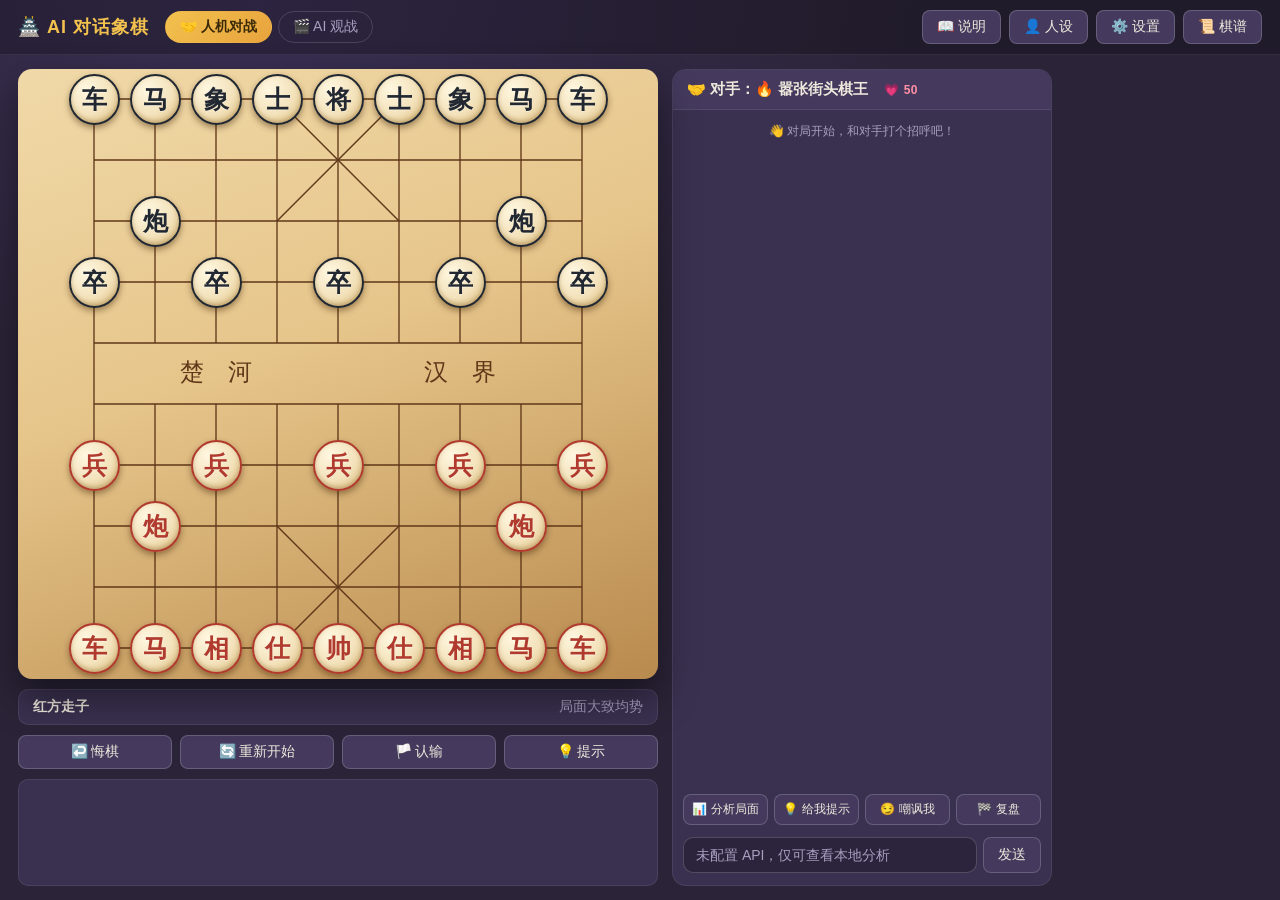
<file: index.html>
<!DOCTYPE html>
<html lang="zh-CN">
<head>
  <meta charset="UTF-8">
  <meta name="viewport" content="width=device-width, initial-scale=1.0">
  <meta http-equiv="Content-Security-Policy" content="default-src 'self'; script-src 'self' 'unsafe-inline'; style-src 'self' 'unsafe-inline'; img-src 'self' data:; connect-src https: http:; media-src blob:; object-src 'none'; base-uri 'self'; form-action 'self'">
  <title>AI 对话象棋</title>
  <link rel="stylesheet" href="css/style.css">
  <link rel="icon" href="data:image/svg+xml,%3Csvg%20xmlns='http://www.w3.org/2000/svg'%20viewBox='0%200%20100%20100'%3E%3Ctext%20y='.9em'%20font-size='90'%3E%F0%9F%8F%AF%3C/text%3E%3C/svg%3E">
</head>
<body>
  <div id="app">
    <!-- 顶栏 -->
    <header id="topbar">
      <div class="brand">🏯 <b>AI 对话象棋</b></div>
      <div class="mode-tabs" id="modeTabs">
        <button class="tab active" data-mode="human">🤝 人机对战</button>
        <button class="tab" data-mode="spectate">🎬 AI 观战</button>
      </div>
      <div class="top-actions">
        <button id="btnHelp" title="玩法说明">📖 说明</button>
        <button id="btnPersonas" title="对手人设管理">👤 人设</button>
        <button id="btnSettings" title="API 与对局设置">⚙️ 设置</button>
        <button id="btnExport" title="导出棋谱">📜 棋谱</button>
      </div>
    </header>

    <main id="main">
      <!-- 棋盘区 -->
      <section id="boardPanel">
        <div id="boardWrap">
          <canvas id="boardCanvas"></canvas>
          <div id="piecesLayer"></div>
          <div id="thinkingTag" class="hidden">🤖 对手思考中…</div>
        </div>
        <div id="statusBar">
          <span id="statusText">红方走子</span>
          <span id="evalText">均势</span>
        </div>
        <div id="controls">
          <button id="btnUndo">↩️ 悔棋</button>
          <button id="btnRestart">🔄 重新开始</button>
          <button id="btnResign">🏳️ 认输</button>
          <button id="btnHint">💡 提示</button>
          <button id="btnPause" class="hidden">⏸️ 暂停</button>
        </div>
        <div id="moveListWrap"><div id="moveList"></div></div>
      </section>

      <!-- 聊天区 -->
      <aside id="chatPanel">
        <div id="chatHeader">
          <span id="chatOpponent">🤝 对局中</span>
          <span id="affinityBadge" class="affinity-badge hidden"></span>
        </div>
        <div id="chatMessages"></div>
        <div id="chatQuick">
          <button data-action="analyze">📊 分析局面</button>
          <button data-action="hint">💡 给我提示</button>
          <button data-action="taunt">😏 嘲讽我</button>
          <button data-action="review">🏁 复盘</button>
        </div>
        <div id="chatInputRow">
          <input id="chatInput" type="text" placeholder="和对手聊聊… (Enter 发送)" autocomplete="off">
          <button id="btnSend">发送</button>
          <button id="btnStop" class="hidden" title="停止生成">⏹</button>
        </div>
      </aside>
    </main>
  </div>

  <!-- ======== 玩法说明弹窗 ======== -->
  <div id="modalHelp" class="modal hidden">
    <div class="modal-box">
      <div class="modal-title">📖 玩法说明</div>
      <div class="modal-body">
        <div class="hint">
          <p style="margin:0 0 8px;">🎮 <b>基本玩法</b>：点击己方棋子（绿色高亮并显示落点提示），再点击目标位置走子；红方先手。</p>
          <p style="margin:0 0 8px;">🤖 <b>人机对战</b>：右上角 ⚙️ 设置 可选择对手人设、玩家执子、AI 棋力、悔棋次数。</p>
          <p style="margin:0 0 8px;">💬 <b>AI 聊天</b>：右侧面板可自由聊天，或使用「分析局面 / 给我提示 / 嘲讽我 / 复盘」快捷指令。</p>
          <p style="margin:0 0 8px;">🎬 <b>AI 观战</b>：顶栏切换到「AI 观战」，看两位 AI 按不同人设对弈并实时解说。</p>
          <p style="margin:0 0 8px;">🔑 <b>API Key</b>：AI 聊天与"有风格"的走子需要在 ⚙️ 设置 中配置 OpenAI 兼容 API Key（仅保存在本机浏览器）。<b>不配置也能玩</b>，AI 会降级为本地引擎。</p>
          <p style="margin:0;">⚠️ <b>提示</b>：若双击本文件后 API 调用失败，可能是浏览器对 file:// 页面的跨域限制，请更换支持 CORS 的服务商，或使用「启动游戏.bat」本地服务器方式。</p>
        </div>
      </div>
      <div class="modal-foot">
        <button id="btnHelpClose" class="primary">知道了</button>
      </div>
    </div>
  </div>

  <!-- ======== 通用确认弹窗 ======== -->
  <div id="modalConfirm" class="modal hidden">
    <div class="modal-box">
      <div class="modal-title">ℹ️ 提示</div>
      <div class="modal-body"><div id="confirmText"></div></div>
      <div class="modal-foot">
        <button id="btnConfirmNo">暂不重开</button>
        <button id="btnConfirmYes" class="primary">立即重开</button>
      </div>
    </div>
  </div>

  <!-- ======== 设置弹窗 ======== -->
  <div id="modalSettings" class="modal hidden">
    <div class="modal-box">
      <div class="modal-title">⚙️ 设置</div>
      <div class="modal-body">
        <!-- ======== 页签栏 ======== -->
        <div class="settings-tabs" id="settingsTabs">
          <button type="button" class="stab active" data-pane="general">一般设置</button>
          <button type="button" class="stab" data-pane="human">对弈LLM设置</button>
          <button type="button" class="stab" data-pane="spectate">观战LLM设置</button>
          <button type="button" class="stab" data-pane="logs">📜 日志</button>
        </div>

        <!-- ======== 一般设置：人机/观战/音效/TTS/聊天/好感度 ======== -->
        <div class="settings-pane" id="paneGeneral">
          <fieldset>
            <legend>⚔️ 人机对战</legend>
            <div class="row">
              <label>对手人设</label>
              <select id="setAiPersona"></select>
            </div>
            <div class="row">
              <label>玩家执子</label>
              <select id="setPlayerColor">
                <option value="r">红方（先手）</option>
                <option value="b">黑方（后手）</option>
              </select>
            </div>
            <div class="row">
              <label>AI 棋力</label>
              <select id="setDifficulty">
                <option value="0">LLM 自由选择（对话联动）</option>
                <option value="1">入门</option>
                <option value="2">初级</option>
                <option value="3">中级（推荐）</option>
                <option value="4">高级</option>
              </select>
            </div>
            <div class="row">
              <label>悔棋次数</label>
              <input id="setMaxUndo" type="number" min="0" max="5" value="2">
            </div>
          </fieldset>

          <fieldset>
            <legend>🎬 AI 观战</legend>
            <div class="row">
              <label>红方人设</label>
              <select id="setRedPersona"></select>
            </div>
            <div class="row">
              <label>黑方人设</label>
              <select id="setBlackPersona"></select>
            </div>
            <div class="row">
              <label>每步间隔</label>
              <select id="setInterval">
                <option value="1500">快（1.5 秒）</option>
                <option value="3000">中（3 秒）</option>
                <option value="5000">慢（5 秒）</option>
              </select>
            </div>
          </fieldset>

          <fieldset>
            <legend>🛰️ LLM 请求</legend>
            <div class="row">
              <label>请求超时</label>
              <div class="radio-row" id="setLlmTimeout">
                <label><input type="radio" id="setLlmTimeout30" name="setLlmTimeout" value="30">30 秒</label>
                <label><input type="radio" id="setLlmTimeout60" name="setLlmTimeout" value="60" checked>60 秒</label>
                <label><input type="radio" id="setLlmTimeout90" name="setLlmTimeout" value="90">90 秒</label>
                <label><input type="radio" id="setLlmTimeout120" name="setLlmTimeout" value="120">120 秒</label>
                <label><input type="radio" id="setLlmTimeout180" name="setLlmTimeout" value="180">180 秒</label>
              </div>
            </div>
            <div class="row">
              <label></label>
              <span class="hint">开启「推理模型」时自动不低于 90 秒；开启「CoT 引导」时仅 +10 秒</span>
            </div>
            <div class="row">
              <label>LLM 诊断</label>
              <input id="setShowDiagnostics" type="checkbox">
              <span class="hint">LLM 调用失败/降级时在聊天里提示原因（默认关；不影响对局，详情看「日志」页签）</span>
            </div>
          </fieldset>

          <fieldset>
            <legend>🔊 音效</legend>
            <div class="row">
              <label>落子/吃子音效</label>
              <input id="setSound" type="checkbox" checked>
            </div>
          </fieldset>

          <fieldset>
            <legend>🗣️ AI 配音（TTS）</legend>
            <div class="row">
              <label>AI 发言自动配音</label>
              <input id="setTtsEnabled" type="checkbox" checked>
            </div>
            <div class="row">
              <label>配音引擎</label>
              <select id="setTtsEngine">
                <option value="browser">浏览器自带（免费离线）</option>
                <option value="cloud">云端 TTS API（更自然）</option>
              </select>
            </div>
            <div class="row">
              <label>TTS 服务商</label>
              <select id="setTtsProvider"></select>
            </div>
            <div class="row">
              <label>浏览器音色</label>
              <select id="setTtsBrowserVoice">
                <option value="auto">自动选择</option>
              </select>
            </div>
            <div class="row">
              <label>TTS 接口地址</label>
              <input id="setTtsBaseUrl" type="text" placeholder="https://api.openai.com/v1">
            </div>
            <div class="row">
              <label>TTS API Key</label>
              <input id="setTtsApiKey" type="password" placeholder="sk-…">
            </div>
            <div class="row">
              <label>TTS 模型</label>
              <input id="setTtsModel" type="text" placeholder="tts-1">
            </div>
            <div class="row">
              <label>TTS 音色</label>
              <input id="setTtsVoice" type="text" placeholder="alloy" list="cloudVoiceList">
            </div>
            <datalist id="cloudVoiceList"></datalist>
            <div class="hint">火山方舟（豆包）需在方舟控制台开通语音合成，模型填「推理接入点」（ep-…）；阿里云百炼选 qwen-tts 系列模型；小米 MiMo 在 mimo.mi.com 申请 Key，选 mimo-v2.5-tts（冰糖/茉莉等音色），自动按官方 chat/completions 格式调用。音色名可手填任意服务商支持的 ID。</div>
            <div class="row">
              <label>配音试听（按当前引擎）</label>
              <button type="button" id="btnTtsPreview" class="mini">▶ 播放</button>
              <span id="ttsPreviewResult" style="margin-left:6px;font-size:12px;color:#999"></span>
            </div>
          </fieldset>

          <fieldset>
            <legend>💬 聊天与解说</legend>
            <div class="row">
              <label>观战实时解说</label>
              <input id="setCommentary" type="checkbox" checked>
            </div>
            <div class="row">
              <label>自动反应好棋/坏棋</label>
              <input id="setAutoTaunt" type="checkbox" checked>
            </div>
            <div class="row">
              <label>终局自动复盘</label>
              <input id="setAutoReview" type="checkbox" checked>
            </div>
            <div class="row">
              <label>流式输出</label>
              <input id="setStreaming" type="checkbox" checked>
            </div>
          </fieldset>

          <fieldset>
            <legend>💗 好感度（对手对你的态度）</legend>
            <div class="row">
              <label></label>
              <span class="hint">好感度 0~100（初始 50），影响悔棋批准、提示门槛与认输/复盘语气；随互动自动增减，跨对局保留。</span>
            </div>
            <div id="affinityList"></div>
            <div class="row">
              <label></label>
              <button type="button" id="btnAffinityResetAll" class="mini">🔄 全部重置为 50</button>
            </div>
          </fieldset>
        </div>

        <!-- ======== 对弈 LLM 设置（人机对手） ======== -->
        <div class="settings-pane hidden" id="paneHuman">
          <fieldset id="llmGroupHuman">
            <legend>⚔️ 对弈 LLM（人机对手）</legend>
            <div class="row">
              <label>服务商</label>
              <select id="setHumanProvider"></select>
            </div>
            <div class="row">
              <label>Base URL</label>
              <input id="setHumanBaseUrl" type="text" placeholder="https://api.xxx.com/v1">
            </div>
            <div class="row">
              <label>模型</label>
              <input id="setHumanModel" type="text" placeholder="model-name">
            </div>
            <div class="row">
              <label>API Key</label>
              <input id="setHumanApiKey" type="password" placeholder="sk-...">
            </div>
            <div class="row">
              <label>函数调用</label>
              <input id="setHumanUseFc" type="checkbox" checked>
              <span class="hint" style="margin:0;">Function Calling（走子/悔棋/好感度调分）；服务商不支持时自动降级为 JSON 模式</span>
            </div>
            <div class="row">
              <label>CoT 引导</label>
              <div class="radio-row" id="setHumanCot">
                <label><input type="radio" id="setHumanCotOff" name="setHumanCot" value="off" checked>关闭</label>
                <label><input type="radio" id="setHumanCotBrief" name="setHumanCot" value="brief">简</label>
                <label><input type="radio" id="setHumanCotStandard" name="setHumanCot" value="standard">标准</label>
                <label><input type="radio" id="setHumanCotDeep" name="setHumanCot" value="deep">深入</label>
              </div>
            </div>
            <div class="row">
              <label></label>
              <span class="hint">本地提示词脚手架：规定模型的推演步骤与每步字数，思考要点不展示。任何模型可用，几乎不增加等待</span>
            </div>
            <div class="row">
              <label>推理模型</label>
              <div class="radio-row" id="setHumanReasoning">
                <label><input type="radio" id="setHumanReasoningOff" name="setHumanReasoning" value="off" checked>关闭</label>
                <label><input type="radio" id="setHumanReasoningLow" name="setHumanReasoning" value="low">低</label>
                <label><input type="radio" id="setHumanReasoningMedium" name="setHumanReasoning" value="medium">中</label>
                <label><input type="radio" id="setHumanReasoningHigh" name="setHumanReasoning" value="high">高</label>
              </div>
            </div>
            <div class="row">
              <label></label>
              <span class="hint">调用服务商原生思考能力（reasoning_content），需模型本身支持；思考结构与时长由服务商决定，等待明显变长</span>
            </div>
            <div class="row">
              <label></label>
              <span id="fcWarnHuman" class="fc-warn hidden">⚠️ 该模型（o 系列 / reasoner）不支持函数调用，走子将自动降级为 JSON 模式</span>
            </div>
            <div class="row">
              <label></label>
              <span class="row-inline">
                <button type="button" id="btnTestHumanApi" class="mini">🔌 测试连接</button>
                <span id="apiHumanTestResult"></span>
              </span>
            </div>
            <div class="hint">Key 仅保存在浏览器本地（localStorage），用于直接调用所选服务的接口。</div>
          </fieldset>
        </div>

        <!-- ======== 观战 LLM 设置（红方 + 黑方各一组） ======== -->
        <div class="settings-pane hidden" id="paneSpectate">
          <fieldset id="llmGroupRed">
            <legend>🟥 红方 LLM（先手）</legend>
            <div class="row">
              <label>服务商</label>
              <select id="setRedProvider"></select>
            </div>
            <div class="row">
              <label>Base URL</label>
              <input id="setRedBaseUrl" type="text" placeholder="https://api.xxx.com/v1">
            </div>
            <div class="row">
              <label>模型</label>
              <input id="setRedModel" type="text" placeholder="model-name">
            </div>
            <div class="row">
              <label>API Key</label>
              <input id="setRedApiKey" type="password" placeholder="sk-...">
            </div>
            <div class="row">
              <label>函数调用</label>
              <input id="setRedUseFc" type="checkbox" checked>
              <span class="hint" style="margin:0;">Function Calling（走子/悔棋/好感度调分）；服务商不支持时自动降级为 JSON 模式</span>
            </div>
            <div class="row">
              <label>CoT 引导</label>
              <div class="radio-row" id="setRedCot">
                <label><input type="radio" id="setRedCotOff" name="setRedCot" value="off" checked>关闭</label>
                <label><input type="radio" id="setRedCotBrief" name="setRedCot" value="brief">简</label>
                <label><input type="radio" id="setRedCotStandard" name="setRedCot" value="standard">标准</label>
                <label><input type="radio" id="setRedCotDeep" name="setRedCot" value="deep">深入</label>
              </div>
            </div>
            <div class="row">
              <label></label>
              <span class="hint">本地提示词脚手架：规定模型的推演步骤与每步字数，思考要点不展示。任何模型可用，几乎不增加等待</span>
            </div>
            <div class="row">
              <label>推理模型</label>
              <div class="radio-row" id="setRedReasoning">
                <label><input type="radio" id="setRedReasoningOff" name="setRedReasoning" value="off" checked>关闭</label>
                <label><input type="radio" id="setRedReasoningLow" name="setRedReasoning" value="low">低</label>
                <label><input type="radio" id="setRedReasoningMedium" name="setRedReasoning" value="medium">中</label>
                <label><input type="radio" id="setRedReasoningHigh" name="setRedReasoning" value="high">高</label>
              </div>
            </div>
            <div class="row">
              <label></label>
              <span class="hint">调用服务商原生思考能力（reasoning_content），需模型本身支持；思考结构与时长由服务商决定，等待明显变长</span>
            </div>
            <div class="row">
              <label></label>
              <span id="fcWarnRed" class="fc-warn hidden">⚠️ 该模型（o 系列 / reasoner）不支持函数调用，走子将自动降级为 JSON 模式</span>
            </div>
            <div class="row">
              <label></label>
              <span class="row-inline">
                <button type="button" id="btnTestRedApi" class="mini">🔌 测试连接</button>
                <span id="apiRedTestResult"></span>
              </span>
            </div>
          </fieldset>

          <fieldset id="llmGroupBlack">
            <legend>🟨 黑方 LLM（后手）</legend>
            <div class="row">
              <label>服务商</label>
              <select id="setBlackProvider"></select>
            </div>
            <div class="row">
              <label>Base URL</label>
              <input id="setBlackBaseUrl" type="text" placeholder="https://api.xxx.com/v1">
            </div>
            <div class="row">
              <label>模型</label>
              <input id="setBlackModel" type="text" placeholder="model-name">
            </div>
            <div class="row">
              <label>API Key</label>
              <input id="setBlackApiKey" type="password" placeholder="sk-...">
            </div>
            <div class="row">
              <label>函数调用</label>
              <input id="setBlackUseFc" type="checkbox" checked>
              <span class="hint" style="margin:0;">Function Calling（走子/悔棋/好感度调分）；服务商不支持时自动降级为 JSON 模式</span>
            </div>
            <div class="row">
              <label>CoT 引导</label>
              <div class="radio-row" id="setBlackCot">
                <label><input type="radio" id="setBlackCotOff" name="setBlackCot" value="off" checked>关闭</label>
                <label><input type="radio" id="setBlackCotBrief" name="setBlackCot" value="brief">简</label>
                <label><input type="radio" id="setBlackCotStandard" name="setBlackCot" value="standard">标准</label>
                <label><input type="radio" id="setBlackCotDeep" name="setBlackCot" value="deep">深入</label>
              </div>
            </div>
            <div class="row">
              <label></label>
              <span class="hint">本地提示词脚手架：规定模型的推演步骤与每步字数，思考要点不展示。任何模型可用，几乎不增加等待</span>
            </div>
            <div class="row">
              <label>推理模型</label>
              <div class="radio-row" id="setBlackReasoning">
                <label><input type="radio" id="setBlackReasoningOff" name="setBlackReasoning" value="off" checked>关闭</label>
                <label><input type="radio" id="setBlackReasoningLow" name="setBlackReasoning" value="low">低</label>
                <label><input type="radio" id="setBlackReasoningMedium" name="setBlackReasoning" value="medium">中</label>
                <label><input type="radio" id="setBlackReasoningHigh" name="setBlackReasoning" value="high">高</label>
              </div>
            </div>
            <div class="row">
              <label></label>
              <span class="hint">调用服务商原生思考能力（reasoning_content），需模型本身支持；思考结构与时长由服务商决定，等待明显变长</span>
            </div>
            <div class="row">
              <label></label>
              <span id="fcWarnBlack" class="fc-warn hidden">⚠️ 该模型（o 系列 / reasoner）不支持函数调用，走子将自动降级为 JSON 模式</span>
            </div>
            <div class="row">
              <label></label>
              <span class="row-inline">
                <button type="button" id="btnTestBlackApi" class="mini">🔌 测试连接</button>
                <span id="apiBlackTestResult"></span>
              </span>
            </div>
          </fieldset>
        </div>

        <!-- ======== 日志：运行日志查看 / 筛选 / 清空 / 导出（V0.5.1） ======== -->
        <div class="settings-pane hidden" id="paneLogs">
          <div class="log-toolbar">
            <select id="logFilterCat">
              <option value="">全部类别</option>
              <option value="llm">LLM</option>
              <option value="engine">引擎</option>
              <option value="settings">设置</option>
              <option value="error">错误</option>
            </select>
            <select id="logFilterLevel">
              <option value="">全部级别</option>
              <option value="info">信息</option>
              <option value="warn">警告</option>
              <option value="error">错误</option>
            </select>
            <button type="button" id="btnLogClear" class="mini">🗑 清空</button>
            <button type="button" id="btnLogExport" class="mini">⬇ 导出</button>
            <span id="logCount" class="hint" style="margin:0;"></span>
          </div>
          <div id="logList" class="log-list"></div>
          <div class="hint">环形缓冲最近 1000 条 / 跨刷新持久最近 300 条。日志不含 API Key 等敏感信息，导出为 JSON。</div>
        </div>
      </div>
      <div class="modal-foot">
        <button id="btnSettingsSave" class="primary">保存</button>
        <button id="btnSettingsCancel">取消</button>
      </div>
    </div>
  </div>

  <!-- ======== 人设管理弹窗 ======== -->
  <div id="modalPersonas" class="modal hidden">
    <div class="modal-box wide">
      <div class="modal-title">👤 对手人设管理</div>
      <div class="modal-body personas-body">
        <div id="personaList"></div>
        <div id="personaEditor">
          <div class="row"><label>名称</label><input id="pName" type="text"></div>
          <div class="row"><label>头像</label><input id="pEmoji" type="text" maxlength="4"></div>
          <div class="row"><label>性格与说话风格</label><textarea id="pDesc" rows="3"></textarea></div>
          <div class="row">
            <label>棋风</label>
            <select id="pStyle">
              <option value="aggressive">激进</option>
              <option value="solid">稳健</option>
              <option value="risky">冒险</option>
              <option value="cautious">谨慎</option>
              <option value="balanced">均衡</option>
            </select>
          </div>
          <div class="row">
            <label>音色（可选）</label>
            <select id="pVoice">
              <option value="">跟随全局默认</option>
            </select>
          </div>
          <div class="row"><label>嘲讽倾向 <span id="pTauntVal"></span></label><input id="pTaunt" type="range" min="0" max="10" value="5"></div>
          <div class="row"><label>话痨程度 <span id="pTalkVal"></span></label><input id="pTalk" type="range" min="0" max="10" value="5"></div>
          <div class="row"><label>附加指令</label><textarea id="pExtra" rows="2" placeholder="追加到 AI 提示词的额外要求，如：回复不超过 20 字"></textarea></div>
          <div id="personaEditorBtns">
            <button id="btnPNew" class="mini">➕ 新建</button>
            <button id="btnPDupe" class="mini hidden">📋 复制为新</button>
            <button id="btnPSave" class="mini primary">💾 保存</button>
            <button id="btnPDelete" class="mini danger hidden">🗑️ 删除</button>
          </div>
          <div id="personaEditHint" class="hint"></div>
        </div>
      </div>
      <div class="modal-foot">
        <button id="btnPersonasClose" class="primary">完成</button>
      </div>
    </div>
  </div>

  <!-- ======== 棋谱导出弹窗 ======== -->
  <div id="modalExport" class="modal hidden">
    <div class="modal-box">
      <div class="modal-title">📜 棋谱导出</div>
      <div class="modal-body">
        <textarea id="exportText" rows="12" readonly></textarea>
      </div>
      <div class="modal-foot">
        <button id="btnExportCopy">📋 复制</button>
        <button id="btnExportDownload">⬇️ 下载 .txt</button>
        <button id="btnExportClose" class="primary">关闭</button>
      </div>
    </div>
  </div>

  <!-- 脚本（经典 script 加载，无构建，双击可开） -->
  <script src="js/engine.js"></script>
  <script src="js/logger.js"></script>
  <script src="js/book.js"></script>
  <script src="js/ai.js"></script>
  <script src="js/personas.js"></script>
  <script src="js/affinity.js"></script>
  <script src="js/llm.js"></script>
  <script src="js/fc.js"></script>
  <script src="js/game.js"></script>
  <script src="js/sound.js"></script>
  <script src="js/tts.js"></script>
  <script src="js/chat.js"></script>
  <script src="js/settings-tabs.js"></script>
  <script src="js/main.js"></script>
</body>
</html>
</file>
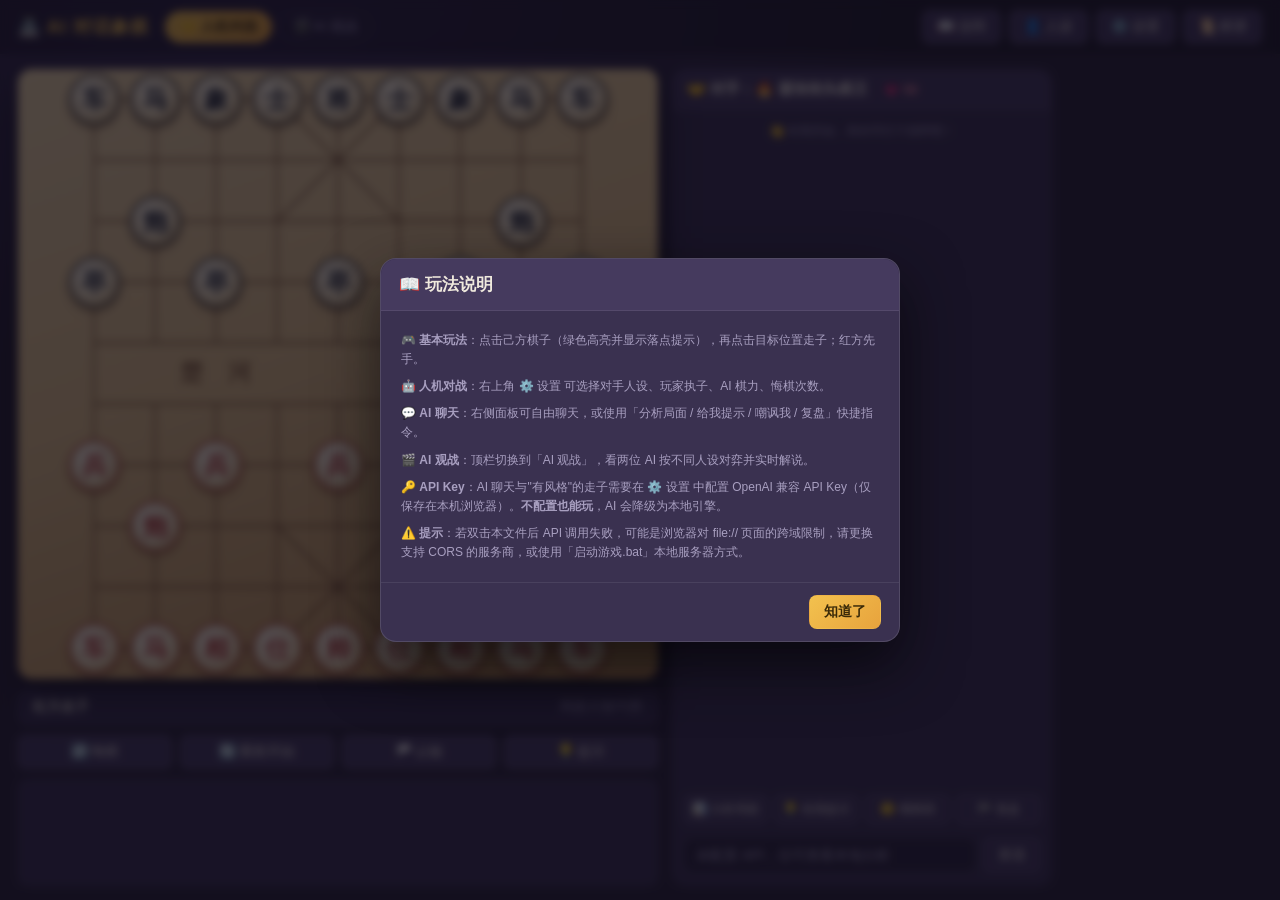
<file: ai-chinese-chess.html>
<!DOCTYPE html>
<!-- 单文件版由 scripts/build-single-file.js 生成，请勿手改；修改源码后运行 node scripts/build-single-file.js -->
<html lang="zh-CN">
<head>
  <meta charset="UTF-8">
  <meta name="viewport" content="width=device-width, initial-scale=1.0">
  <meta http-equiv="Content-Security-Policy" content="default-src 'self'; script-src 'self' 'unsafe-inline'; style-src 'self' 'unsafe-inline'; img-src 'self' data:; connect-src https: http:; media-src blob:; object-src 'none'; base-uri 'self'; form-action 'self'">
  <title>AI 对话象棋</title>
  <style>
/* ============================================================
 * style.css — AI 对话象棋
 * ============================================================ */
* { box-sizing: border-box; margin: 0; padding: 0; }

:root {
  --wood-light: #f0d9a8;
  --wood-dark: #b98a4e;
  --wood-line: #7a4a1f;
  --red: #b03a2e;
  --black: #222831;
  --bg: #2b2438;
  --panel: #3a3150;
  --panel-2: #453a5e;
  --text: #efe9dd;
  --muted: #a89fc0;
  --accent: #f2c14e;
  --accent-2: #e8a33d;
  --danger: #e05656;
  --ok: #6fcf97;
}

html, body { height: 100%; }
body {
  font-family: "PingFang SC", "Microsoft YaHei", "Noto Sans CJK SC", sans-serif;
  background: radial-gradient(1200px 700px at 20% 0%, #3b3055 0%, var(--bg) 55%);
  color: var(--text);
  overflow: hidden;
}

#app { height: 100vh; display: flex; flex-direction: column; }

/* ---------- 顶栏 ---------- */
#topbar {
  display: flex; align-items: center; gap: 16px;
  padding: 10px 18px;
  background: rgba(0,0,0,.25);
  border-bottom: 1px solid rgba(255,255,255,.08);
  flex-wrap: wrap;
}
.brand { font-size: 18px; letter-spacing: 1px; white-space: nowrap; }
.brand b { color: var(--accent); }
.mode-tabs { display: flex; gap: 6px; }
.tab {
  padding: 6px 14px; border: 1px solid rgba(255,255,255,.15);
  background: transparent; color: var(--muted); border-radius: 999px;
  cursor: pointer; font-size: 14px; transition: all .15s;
}
.tab:hover { color: var(--text); border-color: rgba(255,255,255,.4); }
.tab.active { background: linear-gradient(135deg, var(--accent), var(--accent-2)); color: #3a2a08; border-color: transparent; font-weight: 700; }
.top-actions { margin-left: auto; display: flex; gap: 8px; }

button {
  font-family: inherit; cursor: pointer;
  border: 1px solid rgba(255,255,255,.18);
  background: var(--panel-2); color: var(--text);
  padding: 7px 14px; border-radius: 8px; font-size: 14px;
  transition: all .15s;
}
button:hover { background: #53477a; border-color: rgba(255,255,255,.35); }
button:disabled { opacity: .45; cursor: not-allowed; }
button.primary { background: linear-gradient(135deg, var(--accent), var(--accent-2)); color: #3a2a08; font-weight: 700; border-color: transparent; }
button.primary:hover { filter: brightness(1.08); }
button.danger { border-color: var(--danger); color: #ff9b9b; }
button.danger:hover { background: rgba(224,86,86,.18); }
button.mini { padding: 4px 10px; font-size: 13px; border-radius: 6px; }

/* ---------- 主区 ---------- */
#main {
  flex: 1; display: flex; gap: 14px; padding: 14px 18px;
  min-height: 0;
}

/* ---------- 棋盘区 ---------- */
#boardPanel {
  flex: 1; display: flex; flex-direction: column; gap: 10px;
  min-width: 0; max-width: 640px;
}
#boardWrap {
  position: relative; aspect-ratio: 8 / 9.6;
  width: 100%; border-radius: 14px;
  box-shadow: 0 18px 40px rgba(0,0,0,.45);
  overflow: hidden;
  background: linear-gradient(160deg, var(--wood-light), #e6c58a 45%, var(--wood-dark));
  user-select: none;
}
#boardCanvas { position: absolute; inset: 0; width: 100%; height: 100%; display: block; }
#piecesLayer { position: absolute; inset: 0; }
#thinkingTag {
  position: absolute; top: 10px; left: 50%; transform: translateX(-50%);
  background: rgba(20,16,40,.85); color: var(--accent);
  padding: 6px 16px; border-radius: 999px; font-size: 13px; z-index: 20;
  box-shadow: 0 4px 14px rgba(0,0,0,.4);
}

/* 棋子 */
.piece {
  position: absolute; z-index: 10;
  border-radius: 50%;
  display: flex; align-items: center; justify-content: center;
  font-weight: 800; font-family: "KaiTi", "STKaiti", "KaiTi_GB2312", serif;
  background: radial-gradient(circle at 32% 28%, #fff7e0 0%, #f3e2bb 55%, #d9b877 100%);
  box-shadow: 0 3px 6px rgba(60,30,0,.45), inset 0 -2px 4px rgba(120,80,20,.35);
  cursor: pointer;
  transition: left .12s ease, top .12s ease, transform .1s;
}
.piece.red { color: var(--red); border: 2.5px solid var(--red); text-shadow: 0 1px 0 rgba(255,255,255,.4); }
.piece.black { color: var(--black); border: 2.5px solid var(--black); text-shadow: 0 1px 0 rgba(255,255,255,.35); }
.piece.selected { outline: 3px solid #2ecc71; outline-offset: 1px; transform: scale(1.06); z-index: 12; }
.piece.opp { cursor: default; }

/* 走子目标提示 */
.target-dot {
  position: absolute; width: 14px; height: 14px; border-radius: 50%;
  background: rgba(46,204,113,.75); transform: translate(-50%, -50%);
  pointer-events: none; z-index: 9;
}
.target-capture {
  position: absolute; width: 76%; height: 76%;
  border: 3px solid rgba(15,10,5,.8); /* 深色圆环：标记可吃掉的棋子，棋子本身保持完全可见 */
  border-radius: 50%;
  transform: translate(-50%, -50%); pointer-events: none; z-index: 9;
}
.last-from { background: rgba(242,193,78,.35); }
.last-to { background: rgba(242,193,78,.5); }
.last-dot {
  position: absolute;
  background: rgba(224,86,86,.92);
  border-radius: 50%;
  transform: translate(-50%, -50%);
  pointer-events: none;
  z-index: 10;
  box-shadow: 0 0 4px rgba(0,0,0,.35);
}
.piece.hint-from { outline: 3px solid #3498db; outline-offset: 1px; }
.piece.hint-to { outline: 3px dashed #3498db; outline-offset: 1px; }

/* 状态栏 */
#statusBar {
  display: flex; justify-content: space-between; align-items: center;
  background: var(--panel); border: 1px solid rgba(255,255,255,.08);
  border-radius: 10px; padding: 8px 14px; font-size: 14px;
}
#statusText { font-weight: 700; }
#statusText.check { color: #ff9b6a; }
#evalText { color: var(--muted); }

#controls { display: flex; gap: 8px; flex-wrap: wrap; }
#controls button { flex: 1; min-width: 90px; }

#moveListWrap {
  background: var(--panel); border: 1px solid rgba(255,255,255,.08);
  border-radius: 10px; padding: 8px 10px;
  height: 130px; overflow-y: auto;
}
#moveList { font-size: 13px; line-height: 1.9; color: var(--text); }
#moveList .mv { display: inline-block; margin-right: 10px; }
#moveList .mv .no { color: var(--muted); margin-right: 4px; }
#moveList .mv.cur { color: var(--accent); font-weight: 700; }

/* ---------- 聊天区 ---------- */
#chatPanel {
  width: 380px; min-width: 300px; max-width: 440px;
  display: flex; flex-direction: column;
  background: var(--panel); border: 1px solid rgba(255,255,255,.08);
  border-radius: 14px; overflow: hidden;
}
#chatHeader {
  padding: 10px 14px; font-size: 15px; font-weight: 700;
  background: var(--panel-2); border-bottom: 1px solid rgba(255,255,255,.08);
  display: flex; align-items: center; gap: 8px;
}
#chatMessages {
  flex: 1; overflow-y: auto; padding: 12px;
  display: flex; flex-direction: column; gap: 8px;
}
.msg { display: flex; }
.msg.user { justify-content: flex-end; }
.msg.sys { justify-content: center; }
.msg.sys { font-size: 12px; color: var(--muted); text-align: center; line-height: 1.5; }
.bubble {
  max-width: 86%; padding: 8px 12px; border-radius: 12px;
  font-size: 14px; line-height: 1.65; white-space: pre-wrap; word-break: break-word;
}
.msg.user .bubble {
  background: linear-gradient(135deg, var(--accent), var(--accent-2));
  color: #3a2a08; border-bottom-right-radius: 4px; font-weight: 500;
}
.msg.ai .bubble {
  background: var(--panel-2); border: 1px solid rgba(255,255,255,.1);
  border-bottom-left-radius: 4px;
}
/* AI 气泡可点击重听配音 */
.msg.ai { cursor: pointer; }
.msg.ai:hover .bubble { border-color: rgba(255,255,255,.28); }
.msg.ai .bubble.err { border-color: var(--danger); color: #ff9b9b; }
.cursor {
  display: inline-block; width: 7px; height: 1.1em;
  background: var(--accent); vertical-align: text-bottom;
  animation: blink .8s steps(1) infinite;
}
@keyframes blink { 50% { opacity: 0; } }

#chatQuick {
  display: grid; grid-template-columns: repeat(4, 1fr); gap: 6px;
  padding: 8px 10px 4px;
}
#chatQuick button { padding: 6px 4px; font-size: 12px; border-radius: 8px; }
#chatInputRow { display: flex; gap: 6px; padding: 8px 10px 12px; }
#chatInput {
  flex: 1; padding: 9px 12px; border-radius: 10px;
  border: 1px solid rgba(255,255,255,.18);
  background: rgba(0,0,0,.25); color: var(--text); font-size: 14px;
  outline: none;
}
#chatInput:focus { border-color: var(--accent); }
#chatInput::placeholder { color: var(--muted); }
#btnStop { padding: 6px 10px; }

/* ---------- 弹窗 ---------- */
.modal {
  position: fixed; inset: 0; z-index: 100;
  background: rgba(10,8,20,.7); backdrop-filter: blur(4px);
  display: flex; align-items: center; justify-content: center;
  padding: 20px;
}
.modal.hidden { display: none; }
.modal-box {
  background: var(--panel); border: 1px solid rgba(255,255,255,.12);
  border-radius: 16px; width: 520px; max-width: 96vw;
  max-height: 90vh; display: flex; flex-direction: column;
  box-shadow: 0 24px 60px rgba(0,0,0,.6);
  overflow-x: hidden; /* 兜底：任何子元素都不得把弹窗撑出窗口 */
}
.modal-box.wide { width: 760px; }
.modal-title {
  padding: 14px 18px; font-size: 17px; font-weight: 800;
  background: var(--panel-2); border-bottom: 1px solid rgba(255,255,255,.08);
  border-radius: 16px 16px 0 0;
}
.modal-body {
  flex: 1; min-height: 0; /* flex 列布局下允许收缩，超高时内容区滚动而非被裁剪 */
  padding: 14px 18px; overflow-y: auto; overflow-x: hidden;
}
.modal-foot {
  flex-shrink: 0; /* 底部按钮始终可见，不随内容区压缩 */
  display: flex; justify-content: flex-end; gap: 8px;
  padding: 12px 18px; border-top: 1px solid rgba(255,255,255,.08);
}

fieldset {
  border: 1px solid rgba(255,255,255,.12); border-radius: 10px;
  padding: 10px 14px 12px; margin-bottom: 12px;
}
legend { padding: 0 6px; color: var(--accent); font-weight: 700; font-size: 13px; }
.row { display: flex; align-items: center; gap: 10px; margin: 8px 0; }
.row label { width: 110px; flex-shrink: 0; font-size: 13px; color: var(--muted); }
.row input[type="text"], .row input[type="password"], .row input[type="number"],
.row select, .row textarea {
  flex: 1; min-width: 0; width: 100%; max-width: 100%; /* 任何情况下都不得超出所在行/窗口 */
  padding: 7px 10px; border-radius: 8px;
  border: 1px solid rgba(255,255,255,.18);
  background: rgba(0,0,0,.25); color: var(--text); font-size: 13px;
  outline: none; font-family: inherit;
}
.row textarea { resize: vertical; min-height: 34px; }
.row input:focus, .row select:focus, .row textarea:focus { border-color: var(--accent); }
.row input[type="checkbox"] { width: 18px; height: 18px; accent-color: var(--accent); }
.row input[type="range"] { flex: 1; accent-color: var(--accent); }
.row-inline { display: flex; align-items: center; gap: 10px; flex: 1; }
.hint { font-size: 12px; color: var(--muted); margin: 6px 2px; line-height: 1.6; }
.fc-warn { font-size: 12px; color: #e8b45a; margin: 6px 2px; line-height: 1.5; }
/* 设置面板：深度思考单选组（V0.5.1） */
.radio-row { display: flex; align-items: center; gap: 14px; flex-wrap: wrap; }
.radio-row > label {
  width: auto !important; flex-shrink: 0;
  display: inline-flex; align-items: center; gap: 4px;
  font-size: 13px; color: var(--text); cursor: pointer; margin: 0;
}
.radio-row input[type="radio"] { margin: 0; accent-color: var(--accent); }
/* 单位后缀（如"请求超时 60 秒"） */
.unit { font-size: 13px; color: var(--muted); flex-shrink: 0; }
#apiTestResult { font-size: 12px; color: var(--muted); }

/* ---------- 人设管理 ---------- */
.personas-body { display: flex; gap: 16px; min-height: 380px; }
#personaList {
  width: 200px; flex-shrink: 0; border: 1px solid rgba(255,255,255,.12);
  border-radius: 10px; padding: 6px; overflow-y: auto;
}
.p-item {
  padding: 8px 10px; border-radius: 8px; cursor: pointer;
  font-size: 13px; display: flex; gap: 8px; align-items: center;
  margin-bottom: 4px; transition: background .12s;
}
.p-item:hover { background: rgba(255,255,255,.08); }
.p-item.active { background: rgba(242,193,78,.18); outline: 1px solid var(--accent); }
.p-item .tag { margin-left: auto; font-size: 11px; color: var(--muted); }
#personaEditor { flex: 1; display: flex; flex-direction: column; gap: 2px; }
#personaEditorBtns { display: flex; gap: 8px; margin-top: 10px; flex-wrap: wrap; }

/* ---------- 导出 ---------- */
#exportText {
  width: 100%; padding: 10px; border-radius: 10px;
  border: 1px solid rgba(255,255,255,.15);
  background: rgba(0,0,0,.3); color: var(--text);
  font-family: Consolas, Menlo, monospace; font-size: 12px; line-height: 1.6;
  resize: vertical;
}

/* ---------- 好感度 ---------- */
.affinity-badge {
  margin-left: 8px;
  color: #ff8fa3;
  font-size: 12px;
  font-weight: 700;
  letter-spacing: .5px;
}
#affinityList {
  max-height: 200px;
  overflow-y: auto;
  margin: 4px 0 8px;
  border: 1px solid rgba(255,255,255,.12);
  border-radius: 10px;
  padding: 6px;
}
.affinity-item {
  display: flex; align-items: center; gap: 8px;
  padding: 5px 8px; border-radius: 6px;
  font-size: 13px;
}
.affinity-item:nth-child(odd) { background: rgba(255,255,255,.05); }
.affinity-item .affinity-name {
  flex: 1; overflow: hidden; text-overflow: ellipsis; white-space: nowrap;
}
.affinity-item .affinity-tier { color: var(--muted); font-size: 12px; }
.affinity-item .affinity-val { color: #ff8fa3; font-weight: 700; min-width: 36px; text-align: right; }
.affinity-item button { font-size: 12px; padding: 2px 8px; }

/* ---------- 设置弹窗页签（硬切换，无过渡） ---------- */
/* 与 #topbar 的 .tab 风格同源，但独立类名避免样式耦合 */
.settings-tabs {
  display: flex; flex-wrap: wrap; gap: 6px;
  margin: 0 0 14px;
  padding-bottom: 10px;
  border-bottom: 1px solid rgba(255,255,255,.08);
}
.stab {
  padding: 6px 14px; border: 1px solid rgba(255,255,255,.15);
  background: transparent; color: var(--muted); border-radius: 999px;
  cursor: pointer; font-size: 14px;
  font-family: inherit;
  transition: color .15s, border-color .15s; /* 页签按钮自身的 hover 反馈，不过渡面板 */
}
.stab:hover { color: var(--text); border-color: rgba(255,255,255,.4); }
.stab.active {
  background: linear-gradient(135deg, var(--accent), var(--accent-2));
  color: #3a2a08; border-color: transparent; font-weight: 700;
}
.stab:focus-visible { outline: 2px solid var(--accent); outline-offset: 2px; }

/* pane 显隐由 .hidden 控制（全局 .hidden 带 !important），本类不写 transition */
.settings-pane { margin-top: 0; }
/* 运行日志面板（V0.5.1） */
.log-toolbar { display: flex; align-items: center; gap: 8px; margin: 6px 0; flex-wrap: wrap; }
.log-list {
  max-height: 320px; overflow-y: auto; border: 1px solid rgba(255,255,255,.1);
  border-radius: 8px; padding: 4px 0; margin: 4px 0 8px; font-family: monospace; font-size: 11px;
}
.log-entry { padding: 2px 10px; line-height: 1.6; white-space: pre-wrap; word-break: break-all; border-bottom: 1px solid rgba(255,255,255,.04); }
.log-entry:last-child { border-bottom: none; }
.log-entry .lvl { font-weight: 700; }
.log-entry .muted-log { color: var(--muted); }
.log-entry.lv-info .lvl { color: #7fb3e0; }
.log-entry.lv-warn .lvl { color: #e8b45a; }
.log-entry.lv-error { background: rgba(255,90,90,.07); }
.log-entry.lv-error .lvl { color: #ff8a8a; }
.log-empty { padding: 10px; color: var(--muted); font-family: inherit; }

.hidden { display: none !important; }

/* ---------- 响应式 ---------- */
@media (max-width: 900px) {
  #main { flex-direction: column; overflow-y: auto; }
  #boardPanel { max-width: none; }
  #boardWrap { max-width: 520px; margin: 0 auto; }
  #chatPanel { width: 100%; max-width: none; min-height: 380px; }
  body { overflow: auto; }
}

  </style>
  <link rel="icon" href="data:image/svg+xml,%3Csvg%20xmlns='http://www.w3.org/2000/svg'%20viewBox='0%200%20100%20100'%3E%3Ctext%20y='.9em'%20font-size='90'%3E%F0%9F%8F%AF%3C/text%3E%3C/svg%3E">
</head>
<body>
  <div id="app">
    <!-- 顶栏 -->
    <header id="topbar">
      <div class="brand">🏯 <b>AI 对话象棋</b></div>
      <div class="mode-tabs" id="modeTabs">
        <button class="tab active" data-mode="human">🤝 人机对战</button>
        <button class="tab" data-mode="spectate">🎬 AI 观战</button>
      </div>
      <div class="top-actions">
        <button id="btnHelp" title="玩法说明">📖 说明</button>
        <button id="btnPersonas" title="对手人设管理">👤 人设</button>
        <button id="btnSettings" title="API 与对局设置">⚙️ 设置</button>
        <button id="btnExport" title="导出棋谱">📜 棋谱</button>
      </div>
    </header>

    <main id="main">
      <!-- 棋盘区 -->
      <section id="boardPanel">
        <div id="boardWrap">
          <canvas id="boardCanvas"></canvas>
          <div id="piecesLayer"></div>
          <div id="thinkingTag" class="hidden">🤖 对手思考中…</div>
        </div>
        <div id="statusBar">
          <span id="statusText">红方走子</span>
          <span id="evalText">均势</span>
        </div>
        <div id="controls">
          <button id="btnUndo">↩️ 悔棋</button>
          <button id="btnRestart">🔄 重新开始</button>
          <button id="btnResign">🏳️ 认输</button>
          <button id="btnHint">💡 提示</button>
          <button id="btnPause" class="hidden">⏸️ 暂停</button>
        </div>
        <div id="moveListWrap"><div id="moveList"></div></div>
      </section>

      <!-- 聊天区 -->
      <aside id="chatPanel">
        <div id="chatHeader">
          <span id="chatOpponent">🤝 对局中</span>
          <span id="affinityBadge" class="affinity-badge hidden"></span>
        </div>
        <div id="chatMessages"></div>
        <div id="chatQuick">
          <button data-action="analyze">📊 分析局面</button>
          <button data-action="hint">💡 给我提示</button>
          <button data-action="taunt">😏 嘲讽我</button>
          <button data-action="review">🏁 复盘</button>
        </div>
        <div id="chatInputRow">
          <input id="chatInput" type="text" placeholder="和对手聊聊… (Enter 发送)" autocomplete="off">
          <button id="btnSend">发送</button>
          <button id="btnStop" class="hidden" title="停止生成">⏹</button>
        </div>
      </aside>
    </main>
  </div>

  <!-- ======== 玩法说明弹窗 ======== -->
  <div id="modalHelp" class="modal hidden">
    <div class="modal-box">
      <div class="modal-title">📖 玩法说明</div>
      <div class="modal-body">
        <div class="hint">
          <p style="margin:0 0 8px;">🎮 <b>基本玩法</b>：点击己方棋子（绿色高亮并显示落点提示），再点击目标位置走子；红方先手。</p>
          <p style="margin:0 0 8px;">🤖 <b>人机对战</b>：右上角 ⚙️ 设置 可选择对手人设、玩家执子、AI 棋力、悔棋次数。</p>
          <p style="margin:0 0 8px;">💬 <b>AI 聊天</b>：右侧面板可自由聊天，或使用「分析局面 / 给我提示 / 嘲讽我 / 复盘」快捷指令。</p>
          <p style="margin:0 0 8px;">🎬 <b>AI 观战</b>：顶栏切换到「AI 观战」，看两位 AI 按不同人设对弈并实时解说。</p>
          <p style="margin:0 0 8px;">🔑 <b>API Key</b>：AI 聊天与"有风格"的走子需要在 ⚙️ 设置 中配置 OpenAI 兼容 API Key（仅保存在本机浏览器）。<b>不配置也能玩</b>，AI 会降级为本地引擎。</p>
          <p style="margin:0;">⚠️ <b>提示</b>：若双击本文件后 API 调用失败，可能是浏览器对 file:// 页面的跨域限制，请更换支持 CORS 的服务商，或使用「启动游戏.bat」本地服务器方式。</p>
        </div>
      </div>
      <div class="modal-foot">
        <button id="btnHelpClose" class="primary">知道了</button>
      </div>
    </div>
  </div>

  <!-- ======== 通用确认弹窗 ======== -->
  <div id="modalConfirm" class="modal hidden">
    <div class="modal-box">
      <div class="modal-title">ℹ️ 提示</div>
      <div class="modal-body"><div id="confirmText"></div></div>
      <div class="modal-foot">
        <button id="btnConfirmNo">暂不重开</button>
        <button id="btnConfirmYes" class="primary">立即重开</button>
      </div>
    </div>
  </div>

  <!-- ======== 设置弹窗 ======== -->
  <div id="modalSettings" class="modal hidden">
    <div class="modal-box">
      <div class="modal-title">⚙️ 设置</div>
      <div class="modal-body">
        <!-- ======== 页签栏 ======== -->
        <div class="settings-tabs" id="settingsTabs">
          <button type="button" class="stab active" data-pane="general">一般设置</button>
          <button type="button" class="stab" data-pane="human">对弈LLM设置</button>
          <button type="button" class="stab" data-pane="spectate">观战LLM设置</button>
          <button type="button" class="stab" data-pane="logs">📜 日志</button>
        </div>

        <!-- ======== 一般设置：人机/观战/音效/TTS/聊天/好感度 ======== -->
        <div class="settings-pane" id="paneGeneral">
          <fieldset>
            <legend>⚔️ 人机对战</legend>
            <div class="row">
              <label>对手人设</label>
              <select id="setAiPersona"></select>
            </div>
            <div class="row">
              <label>玩家执子</label>
              <select id="setPlayerColor">
                <option value="r">红方（先手）</option>
                <option value="b">黑方（后手）</option>
              </select>
            </div>
            <div class="row">
              <label>AI 棋力</label>
              <select id="setDifficulty">
                <option value="0">LLM 自由选择（对话联动）</option>
                <option value="1">入门</option>
                <option value="2">初级</option>
                <option value="3">中级（推荐）</option>
                <option value="4">高级</option>
              </select>
            </div>
            <div class="row">
              <label>悔棋次数</label>
              <input id="setMaxUndo" type="number" min="0" max="5" value="2">
            </div>
          </fieldset>

          <fieldset>
            <legend>🎬 AI 观战</legend>
            <div class="row">
              <label>红方人设</label>
              <select id="setRedPersona"></select>
            </div>
            <div class="row">
              <label>黑方人设</label>
              <select id="setBlackPersona"></select>
            </div>
            <div class="row">
              <label>每步间隔</label>
              <select id="setInterval">
                <option value="1500">快（1.5 秒）</option>
                <option value="3000">中（3 秒）</option>
                <option value="5000">慢（5 秒）</option>
              </select>
            </div>
          </fieldset>

          <fieldset>
            <legend>🛰️ LLM 请求</legend>
            <div class="row">
              <label>请求超时</label>
              <div class="radio-row" id="setLlmTimeout">
                <label><input type="radio" id="setLlmTimeout30" name="setLlmTimeout" value="30">30 秒</label>
                <label><input type="radio" id="setLlmTimeout60" name="setLlmTimeout" value="60" checked>60 秒</label>
                <label><input type="radio" id="setLlmTimeout90" name="setLlmTimeout" value="90">90 秒</label>
                <label><input type="radio" id="setLlmTimeout120" name="setLlmTimeout" value="120">120 秒</label>
                <label><input type="radio" id="setLlmTimeout180" name="setLlmTimeout" value="180">180 秒</label>
              </div>
            </div>
            <div class="row">
              <label></label>
              <span class="hint">开启「推理模型」时自动不低于 90 秒；开启「CoT 引导」时仅 +10 秒</span>
            </div>
            <div class="row">
              <label>LLM 诊断</label>
              <input id="setShowDiagnostics" type="checkbox">
              <span class="hint">LLM 调用失败/降级时在聊天里提示原因（默认关；不影响对局，详情看「日志」页签）</span>
            </div>
          </fieldset>

          <fieldset>
            <legend>🔊 音效</legend>
            <div class="row">
              <label>落子/吃子音效</label>
              <input id="setSound" type="checkbox" checked>
            </div>
          </fieldset>

          <fieldset>
            <legend>🗣️ AI 配音（TTS）</legend>
            <div class="row">
              <label>AI 发言自动配音</label>
              <input id="setTtsEnabled" type="checkbox" checked>
            </div>
            <div class="row">
              <label>配音引擎</label>
              <select id="setTtsEngine">
                <option value="browser">浏览器自带（免费离线）</option>
                <option value="cloud">云端 TTS API（更自然）</option>
              </select>
            </div>
            <div class="row">
              <label>TTS 服务商</label>
              <select id="setTtsProvider"></select>
            </div>
            <div class="row">
              <label>浏览器音色</label>
              <select id="setTtsBrowserVoice">
                <option value="auto">自动选择</option>
              </select>
            </div>
            <div class="row">
              <label>TTS 接口地址</label>
              <input id="setTtsBaseUrl" type="text" placeholder="https://api.openai.com/v1">
            </div>
            <div class="row">
              <label>TTS API Key</label>
              <input id="setTtsApiKey" type="password" placeholder="sk-…">
            </div>
            <div class="row">
              <label>TTS 模型</label>
              <input id="setTtsModel" type="text" placeholder="tts-1">
            </div>
            <div class="row">
              <label>TTS 音色</label>
              <input id="setTtsVoice" type="text" placeholder="alloy" list="cloudVoiceList">
            </div>
            <datalist id="cloudVoiceList"></datalist>
            <div class="hint">火山方舟（豆包）需在方舟控制台开通语音合成，模型填「推理接入点」（ep-…）；阿里云百炼选 qwen-tts 系列模型；小米 MiMo 在 mimo.mi.com 申请 Key，选 mimo-v2.5-tts（冰糖/茉莉等音色），自动按官方 chat/completions 格式调用。音色名可手填任意服务商支持的 ID。</div>
            <div class="row">
              <label>配音试听（按当前引擎）</label>
              <button type="button" id="btnTtsPreview" class="mini">▶ 播放</button>
              <span id="ttsPreviewResult" style="margin-left:6px;font-size:12px;color:#999"></span>
            </div>
          </fieldset>

          <fieldset>
            <legend>💬 聊天与解说</legend>
            <div class="row">
              <label>观战实时解说</label>
              <input id="setCommentary" type="checkbox" checked>
            </div>
            <div class="row">
              <label>自动反应好棋/坏棋</label>
              <input id="setAutoTaunt" type="checkbox" checked>
            </div>
            <div class="row">
              <label>终局自动复盘</label>
              <input id="setAutoReview" type="checkbox" checked>
            </div>
            <div class="row">
              <label>流式输出</label>
              <input id="setStreaming" type="checkbox" checked>
            </div>
          </fieldset>

          <fieldset>
            <legend>💗 好感度（对手对你的态度）</legend>
            <div class="row">
              <label></label>
              <span class="hint">好感度 0~100（初始 50），影响悔棋批准、提示门槛与认输/复盘语气；随互动自动增减，跨对局保留。</span>
            </div>
            <div id="affinityList"></div>
            <div class="row">
              <label></label>
              <button type="button" id="btnAffinityResetAll" class="mini">🔄 全部重置为 50</button>
            </div>
          </fieldset>
        </div>

        <!-- ======== 对弈 LLM 设置（人机对手） ======== -->
        <div class="settings-pane hidden" id="paneHuman">
          <fieldset id="llmGroupHuman">
            <legend>⚔️ 对弈 LLM（人机对手）</legend>
            <div class="row">
              <label>服务商</label>
              <select id="setHumanProvider"></select>
            </div>
            <div class="row">
              <label>Base URL</label>
              <input id="setHumanBaseUrl" type="text" placeholder="https://api.xxx.com/v1">
            </div>
            <div class="row">
              <label>模型</label>
              <input id="setHumanModel" type="text" placeholder="model-name">
            </div>
            <div class="row">
              <label>API Key</label>
              <input id="setHumanApiKey" type="password" placeholder="sk-...">
            </div>
            <div class="row">
              <label>函数调用</label>
              <input id="setHumanUseFc" type="checkbox" checked>
              <span class="hint" style="margin:0;">Function Calling（走子/悔棋/好感度调分）；服务商不支持时自动降级为 JSON 模式</span>
            </div>
            <div class="row">
              <label>CoT 引导</label>
              <div class="radio-row" id="setHumanCot">
                <label><input type="radio" id="setHumanCotOff" name="setHumanCot" value="off" checked>关闭</label>
                <label><input type="radio" id="setHumanCotBrief" name="setHumanCot" value="brief">简</label>
                <label><input type="radio" id="setHumanCotStandard" name="setHumanCot" value="standard">标准</label>
                <label><input type="radio" id="setHumanCotDeep" name="setHumanCot" value="deep">深入</label>
              </div>
            </div>
            <div class="row">
              <label></label>
              <span class="hint">本地提示词脚手架：规定模型的推演步骤与每步字数，思考要点不展示。任何模型可用，几乎不增加等待</span>
            </div>
            <div class="row">
              <label>推理模型</label>
              <div class="radio-row" id="setHumanReasoning">
                <label><input type="radio" id="setHumanReasoningOff" name="setHumanReasoning" value="off" checked>关闭</label>
                <label><input type="radio" id="setHumanReasoningLow" name="setHumanReasoning" value="low">低</label>
                <label><input type="radio" id="setHumanReasoningMedium" name="setHumanReasoning" value="medium">中</label>
                <label><input type="radio" id="setHumanReasoningHigh" name="setHumanReasoning" value="high">高</label>
              </div>
            </div>
            <div class="row">
              <label></label>
              <span class="hint">调用服务商原生思考能力（reasoning_content），需模型本身支持；思考结构与时长由服务商决定，等待明显变长</span>
            </div>
            <div class="row">
              <label></label>
              <span id="fcWarnHuman" class="fc-warn hidden">⚠️ 该模型（o 系列 / reasoner）不支持函数调用，走子将自动降级为 JSON 模式</span>
            </div>
            <div class="row">
              <label></label>
              <span class="row-inline">
                <button type="button" id="btnTestHumanApi" class="mini">🔌 测试连接</button>
                <span id="apiHumanTestResult"></span>
              </span>
            </div>
            <div class="hint">Key 仅保存在浏览器本地（localStorage），用于直接调用所选服务的接口。</div>
          </fieldset>
        </div>

        <!-- ======== 观战 LLM 设置（红方 + 黑方各一组） ======== -->
        <div class="settings-pane hidden" id="paneSpectate">
          <fieldset id="llmGroupRed">
            <legend>🟥 红方 LLM（先手）</legend>
            <div class="row">
              <label>服务商</label>
              <select id="setRedProvider"></select>
            </div>
            <div class="row">
              <label>Base URL</label>
              <input id="setRedBaseUrl" type="text" placeholder="https://api.xxx.com/v1">
            </div>
            <div class="row">
              <label>模型</label>
              <input id="setRedModel" type="text" placeholder="model-name">
            </div>
            <div class="row">
              <label>API Key</label>
              <input id="setRedApiKey" type="password" placeholder="sk-...">
            </div>
            <div class="row">
              <label>函数调用</label>
              <input id="setRedUseFc" type="checkbox" checked>
              <span class="hint" style="margin:0;">Function Calling（走子/悔棋/好感度调分）；服务商不支持时自动降级为 JSON 模式</span>
            </div>
            <div class="row">
              <label>CoT 引导</label>
              <div class="radio-row" id="setRedCot">
                <label><input type="radio" id="setRedCotOff" name="setRedCot" value="off" checked>关闭</label>
                <label><input type="radio" id="setRedCotBrief" name="setRedCot" value="brief">简</label>
                <label><input type="radio" id="setRedCotStandard" name="setRedCot" value="standard">标准</label>
                <label><input type="radio" id="setRedCotDeep" name="setRedCot" value="deep">深入</label>
              </div>
            </div>
            <div class="row">
              <label></label>
              <span class="hint">本地提示词脚手架：规定模型的推演步骤与每步字数，思考要点不展示。任何模型可用，几乎不增加等待</span>
            </div>
            <div class="row">
              <label>推理模型</label>
              <div class="radio-row" id="setRedReasoning">
                <label><input type="radio" id="setRedReasoningOff" name="setRedReasoning" value="off" checked>关闭</label>
                <label><input type="radio" id="setRedReasoningLow" name="setRedReasoning" value="low">低</label>
                <label><input type="radio" id="setRedReasoningMedium" name="setRedReasoning" value="medium">中</label>
                <label><input type="radio" id="setRedReasoningHigh" name="setRedReasoning" value="high">高</label>
              </div>
            </div>
            <div class="row">
              <label></label>
              <span class="hint">调用服务商原生思考能力（reasoning_content），需模型本身支持；思考结构与时长由服务商决定，等待明显变长</span>
            </div>
            <div class="row">
              <label></label>
              <span id="fcWarnRed" class="fc-warn hidden">⚠️ 该模型（o 系列 / reasoner）不支持函数调用，走子将自动降级为 JSON 模式</span>
            </div>
            <div class="row">
              <label></label>
              <span class="row-inline">
                <button type="button" id="btnTestRedApi" class="mini">🔌 测试连接</button>
                <span id="apiRedTestResult"></span>
              </span>
            </div>
          </fieldset>

          <fieldset id="llmGroupBlack">
            <legend>🟨 黑方 LLM（后手）</legend>
            <div class="row">
              <label>服务商</label>
              <select id="setBlackProvider"></select>
            </div>
            <div class="row">
              <label>Base URL</label>
              <input id="setBlackBaseUrl" type="text" placeholder="https://api.xxx.com/v1">
            </div>
            <div class="row">
              <label>模型</label>
              <input id="setBlackModel" type="text" placeholder="model-name">
            </div>
            <div class="row">
              <label>API Key</label>
              <input id="setBlackApiKey" type="password" placeholder="sk-...">
            </div>
            <div class="row">
              <label>函数调用</label>
              <input id="setBlackUseFc" type="checkbox" checked>
              <span class="hint" style="margin:0;">Function Calling（走子/悔棋/好感度调分）；服务商不支持时自动降级为 JSON 模式</span>
            </div>
            <div class="row">
              <label>CoT 引导</label>
              <div class="radio-row" id="setBlackCot">
                <label><input type="radio" id="setBlackCotOff" name="setBlackCot" value="off" checked>关闭</label>
                <label><input type="radio" id="setBlackCotBrief" name="setBlackCot" value="brief">简</label>
                <label><input type="radio" id="setBlackCotStandard" name="setBlackCot" value="standard">标准</label>
                <label><input type="radio" id="setBlackCotDeep" name="setBlackCot" value="deep">深入</label>
              </div>
            </div>
            <div class="row">
              <label></label>
              <span class="hint">本地提示词脚手架：规定模型的推演步骤与每步字数，思考要点不展示。任何模型可用，几乎不增加等待</span>
            </div>
            <div class="row">
              <label>推理模型</label>
              <div class="radio-row" id="setBlackReasoning">
                <label><input type="radio" id="setBlackReasoningOff" name="setBlackReasoning" value="off" checked>关闭</label>
                <label><input type="radio" id="setBlackReasoningLow" name="setBlackReasoning" value="low">低</label>
                <label><input type="radio" id="setBlackReasoningMedium" name="setBlackReasoning" value="medium">中</label>
                <label><input type="radio" id="setBlackReasoningHigh" name="setBlackReasoning" value="high">高</label>
              </div>
            </div>
            <div class="row">
              <label></label>
              <span class="hint">调用服务商原生思考能力（reasoning_content），需模型本身支持；思考结构与时长由服务商决定，等待明显变长</span>
            </div>
            <div class="row">
              <label></label>
              <span id="fcWarnBlack" class="fc-warn hidden">⚠️ 该模型（o 系列 / reasoner）不支持函数调用，走子将自动降级为 JSON 模式</span>
            </div>
            <div class="row">
              <label></label>
              <span class="row-inline">
                <button type="button" id="btnTestBlackApi" class="mini">🔌 测试连接</button>
                <span id="apiBlackTestResult"></span>
              </span>
            </div>
          </fieldset>
        </div>

        <!-- ======== 日志：运行日志查看 / 筛选 / 清空 / 导出（V0.5.1） ======== -->
        <div class="settings-pane hidden" id="paneLogs">
          <div class="log-toolbar">
            <select id="logFilterCat">
              <option value="">全部类别</option>
              <option value="llm">LLM</option>
              <option value="engine">引擎</option>
              <option value="settings">设置</option>
              <option value="error">错误</option>
            </select>
            <select id="logFilterLevel">
              <option value="">全部级别</option>
              <option value="info">信息</option>
              <option value="warn">警告</option>
              <option value="error">错误</option>
            </select>
            <button type="button" id="btnLogClear" class="mini">🗑 清空</button>
            <button type="button" id="btnLogExport" class="mini">⬇ 导出</button>
            <span id="logCount" class="hint" style="margin:0;"></span>
          </div>
          <div id="logList" class="log-list"></div>
          <div class="hint">环形缓冲最近 1000 条 / 跨刷新持久最近 300 条。日志不含 API Key 等敏感信息，导出为 JSON。</div>
        </div>
      </div>
      <div class="modal-foot">
        <button id="btnSettingsSave" class="primary">保存</button>
        <button id="btnSettingsCancel">取消</button>
      </div>
    </div>
  </div>

  <!-- ======== 人设管理弹窗 ======== -->
  <div id="modalPersonas" class="modal hidden">
    <div class="modal-box wide">
      <div class="modal-title">👤 对手人设管理</div>
      <div class="modal-body personas-body">
        <div id="personaList"></div>
        <div id="personaEditor">
          <div class="row"><label>名称</label><input id="pName" type="text"></div>
          <div class="row"><label>头像</label><input id="pEmoji" type="text" maxlength="4"></div>
          <div class="row"><label>性格与说话风格</label><textarea id="pDesc" rows="3"></textarea></div>
          <div class="row">
            <label>棋风</label>
            <select id="pStyle">
              <option value="aggressive">激进</option>
              <option value="solid">稳健</option>
              <option value="risky">冒险</option>
              <option value="cautious">谨慎</option>
              <option value="balanced">均衡</option>
            </select>
          </div>
          <div class="row">
            <label>音色（可选）</label>
            <select id="pVoice">
              <option value="">跟随全局默认</option>
            </select>
          </div>
          <div class="row"><label>嘲讽倾向 <span id="pTauntVal"></span></label><input id="pTaunt" type="range" min="0" max="10" value="5"></div>
          <div class="row"><label>话痨程度 <span id="pTalkVal"></span></label><input id="pTalk" type="range" min="0" max="10" value="5"></div>
          <div class="row"><label>附加指令</label><textarea id="pExtra" rows="2" placeholder="追加到 AI 提示词的额外要求，如：回复不超过 20 字"></textarea></div>
          <div id="personaEditorBtns">
            <button id="btnPNew" class="mini">➕ 新建</button>
            <button id="btnPDupe" class="mini hidden">📋 复制为新</button>
            <button id="btnPSave" class="mini primary">💾 保存</button>
            <button id="btnPDelete" class="mini danger hidden">🗑️ 删除</button>
          </div>
          <div id="personaEditHint" class="hint"></div>
        </div>
      </div>
      <div class="modal-foot">
        <button id="btnPersonasClose" class="primary">完成</button>
      </div>
    </div>
  </div>

  <!-- ======== 棋谱导出弹窗 ======== -->
  <div id="modalExport" class="modal hidden">
    <div class="modal-box">
      <div class="modal-title">📜 棋谱导出</div>
      <div class="modal-body">
        <textarea id="exportText" rows="12" readonly></textarea>
      </div>
      <div class="modal-foot">
        <button id="btnExportCopy">📋 复制</button>
        <button id="btnExportDownload">⬇️ 下载 .txt</button>
        <button id="btnExportClose" class="primary">关闭</button>
      </div>
    </div>
  </div>

  <!-- 脚本（经典 script 加载，无构建，双击可开） -->
    <script>
/* ============================================================
 * engine.js — 中国象棋规则引擎（零依赖，纯逻辑）
 * 棋盘坐标：row 0~9（上→下），col 0~8（左→右）
 *   红方在下（row 7~9 为九宫），黑方在上（row 0~2 为九宫）
 * 棋子编码：{ type: 'K'|'A'|'B'|'N'|'R'|'C'|'P', color: 'r'|'b' }
 *   K帅/将 A仕/士 B相/象 N马 R车 C炮 P兵/卒
 * ============================================================ */
(function (global) {
  'use strict';

  const ROWS = 10, COLS = 9;
  const RED = 'r', BLACK = 'b';
  const START_FEN = 'rnbakabnr/9/1c5c1/p1p1p1p1p/9/9/P1P1P1P1P/1C5C1/9/RNBAKABNR w - - 0 1';

  // FEN 字符 → 棋子
  const FEN_MAP = {
    K: { t: 'K', c: RED }, A: { t: 'A', c: RED }, B: { t: 'B', c: RED },
    N: { t: 'N', c: RED }, R: { t: 'R', c: RED }, C: { t: 'C', c: RED }, P: { t: 'P', c: RED },
    k: { t: 'K', c: BLACK }, a: { t: 'A', c: BLACK }, b: { t: 'B', c: BLACK },
    n: { t: 'N', c: BLACK }, r: { t: 'R', c: BLACK }, c: { t: 'C', c: BLACK }, p: { t: 'P', c: BLACK },
  };

  // 棋子显示名：[0]=红 [1]=黑
  const PIECE_NAME = { K: ['帅', '将'], A: ['仕', '士'], B: ['相', '象'], N: ['马', '马'], R: ['车', '车'], C: ['炮', '炮'], P: ['兵', '卒'] };
  const PIECE_FEN = { K: 'K', A: 'A', B: 'B', N: 'N', R: 'R', C: 'C', P: 'P' };

  // 子力价值
  const PIECE_VALUE = { K: 100000, A: 200, B: 200, N: 400, C: 450, R: 900, P: 100 };

  // —— 位置价值表（红方视角）——
  // M_TABLE 上下对称，无需镜像；C_TABLE 黑方按 9-r 镜像（否则黑炮会被鼓励待在己方半场）；
  // P_TABLE 双色按同一绝对行查表（保持过河兵在河界两侧的连续分布），crossedRiver 已按颜色区分过河
  const M_TABLE = [
    [-8, -6, -4, -4, -4, -4, -4, -6, -8],
    [-6, -4, 0, 0, 0, 0, 0, -4, -6],
    [-4, 0, 2, 4, 4, 4, 2, 0, -4],
    [-4, 0, 4, 6, 6, 6, 4, 0, -4],
    [-4, 0, 4, 6, 8, 6, 4, 0, -4],
    [-4, 0, 4, 6, 8, 6, 4, 0, -4],
    [-4, 0, 4, 6, 6, 6, 4, 0, -4],
    [-4, 0, 2, 4, 4, 4, 2, 0, -4],
    [-6, -4, 0, 0, 0, 0, 0, -4, -6],
    [-8, -6, -4, -4, -4, -4, -4, -6, -8],
  ];
  const C_TABLE = [
    [0, 0, 0, 0, 0, 0, 0, 0, 0],
    [0, 2, 4, 4, 4, 4, 4, 2, 0],
    [0, 4, 6, 6, 8, 6, 6, 4, 0],
    [0, 4, 6, 8, 10, 8, 6, 4, 0],
    [0, 4, 6, 8, 10, 8, 6, 4, 0],
    [0, 0, 0, 0, 0, 0, 0, 0, 0],
    [0, 0, 0, 0, 0, 0, 0, 0, 0],
    [0, 0, 0, 0, 0, 0, 0, 0, 0],
    [0, 0, 0, 0, 0, 0, 0, 0, 0],
    [0, 0, 0, 0, 0, 0, 0, 0, 0],
  ];
  // 兵/卒位置表（红方视角：index 0 = 黑方底线，index 6 = 红兵起始行）
  // 黑方按 9-r 镜像查表，保证两色对称。旧表在「过河后继续深入」区间全为 0，
  // 导致兵冲进对方九宫反而没有奖励，是典型的评估缺陷，这里修正为越深入越高。
  const P_TABLE = [
    [10, 10, 10, 20, 20, 20, 10, 10, 10], // idx0 对方底线：到底线只能横走，威力回落
    [20, 25, 30, 40, 50, 40, 30, 25, 20], // idx1 对方九宫内
    [25, 30, 35, 45, 55, 45, 35, 30, 25], // idx2 九宫前一排（威胁最大）
    [20, 25, 30, 40, 50, 40, 30, 25, 20], // idx3
    [6, 8, 10, 16, 20, 16, 10, 8, 6],     // idx4 刚过河
    [0, 2, 2, 4, 6, 4, 2, 2, 0],          // idx5 未过河、前进一步
    [0, 0, 0, 0, 0, 0, 0, 0, 0],          // idx6 起始行
    [0, 0, 0, 0, 0, 0, 0, 0, 0],
    [0, 0, 0, 0, 0, 0, 0, 0, 0],
    [0, 0, 0, 0, 0, 0, 0, 0, 0],
  ];
  // 仕/士位置表（红方视角九宫 r7~9）：中心（8,4）护将门最强
  const A_TABLE = [
    [0, 0, 0, 0, 0, 0, 0, 0, 0],
    [0, 0, 0, 0, 0, 0, 0, 0, 0],
    [0, 0, 0, 0, 0, 0, 0, 0, 0],
    [0, 0, 0, 0, 0, 0, 0, 0, 0],
    [0, 0, 0, 0, 0, 0, 0, 0, 0],
    [0, 0, 0, 0, 0, 0, 0, 0, 0],
    [0, 0, 0, 0, 0, 0, 0, 0, 0],
    [0, 0, 0, 6, 0, 6, 0, 0, 0],
    [0, 0, 0, 0, 12, 0, 0, 0, 0],
    [0, 0, 0, 4, 0, 4, 0, 0, 0],
  ];
  // 相/象位置表（红方视角，象不可过河，仅 r5~9 有效）：(7,4) 河头象护中路最强
  const B_TABLE = [
    [0, 0, 0, 0, 0, 0, 0, 0, 0],
    [0, 0, 0, 0, 0, 0, 0, 0, 0],
    [0, 0, 0, 0, 0, 0, 0, 0, 0],
    [0, 0, 0, 0, 0, 0, 0, 0, 0],
    [0, 0, 0, 0, 0, 0, 0, 0, 0],
    [0, 0, 6, 0, 0, 0, 6, 0, 0],
    [0, 0, 0, 0, 0, 0, 0, 0, 0],
    [4, 0, 0, 0, 12, 0, 0, 0, 4],
    [0, 0, 0, 0, 0, 0, 0, 0, 0],
    [0, 0, 6, 0, 0, 0, 6, 0, 0],
  ];
  // 车位置表（红方视角）：鼓励过河、控中线、压对方兵行；闷在己方底角要扣分
  const R_TABLE = [
    [8, 10, 12, 14, 14, 14, 12, 10, 8],
    [6, 8, 10, 12, 12, 12, 10, 8, 6],
    [4, 6, 8, 10, 10, 10, 8, 6, 4],
    [4, 6, 8, 10, 10, 10, 8, 6, 4],
    [4, 6, 8, 10, 10, 10, 8, 6, 4],
    [2, 4, 6, 8, 8, 8, 6, 4, 2],
    [2, 4, 6, 8, 8, 8, 6, 4, 2],
    [0, 2, 4, 6, 6, 6, 4, 2, 0],
    [0, 2, 4, 6, 6, 6, 4, 2, 0],
    [0, 2, 4, 6, 6, 6, 4, 2, 0],
  ];
  const K_TABLE_RED = (() => {
    const t = [];
    for (let r = 0; r < 10; r++) t.push(new Array(9).fill(0));
    t[7] = [0, 0, 0, 6, 8, 6, 0, 0, 0];
    t[8] = [0, 0, 0, 10, 12, 10, 0, 0, 0];
    t[9] = [0, 0, 0, 6, 8, 6, 0, 0, 0];
    return t;
  })();

  // —— Zobrist 哈希（供搜索引擎置换表使用）——
  // 双 32 位（lo/hi）组成 64 位键，避免大搜索下的哈希碰撞导致错着。
  // 用确定性 xorshift32 生成，保证每次页面加载得到同一组键（跨会话可复现）。
  const PIECE_INDEX = { K: 0, A: 1, B: 2, N: 3, R: 4, C: 5, P: 6 };
  const Z_SIZE = 7 * 2 * ROWS * COLS;
  const Z_LO = new Int32Array(Z_SIZE);
  const Z_HI = new Int32Array(Z_SIZE);
  let Z_TURN_LO = 0, Z_TURN_HI = 0;
  (function initZobrist() {
    let s = 0x9e3779b9 | 0;
    const next = () => {
      s ^= s << 13; s |= 0;
      s ^= s >>> 17;
      s ^= s << 5; s |= 0;
      return s | 0;
    };
    for (let i = 0; i < Z_SIZE; i++) { Z_LO[i] = next(); Z_HI[i] = next(); }
    Z_TURN_LO = next(); Z_TURN_HI = next();
  })();
  /** 棋子 Zobrist 索引：类型 7 × 颜色 2 × 90 格 */
  function zobristIdx(type, color, r, c) {
    return (PIECE_INDEX[type] * 2 + (color === RED ? 0 : 1)) * 90 + r * COLS + c;
  }
  /** 走子增量哈希：从 from 移到 to，并 XOR 掉被吃的子与走棋方 */
  function hashUpdate(lo, hi, move) {
    const fi = zobristIdx(move.piece, move.color, move.fr, move.fc);
    const ti = zobristIdx(move.piece, move.color, move.tr, move.tc);
    lo ^= Z_LO[fi] ^ Z_LO[ti] ^ Z_TURN_LO;
    hi ^= Z_HI[fi] ^ Z_HI[ti] ^ Z_TURN_HI;
    if (move.captured) {
      const ci = zobristIdx(move.captured, move.color === RED ? BLACK : RED, move.tr, move.tc);
      lo ^= Z_LO[ci]; hi ^= Z_HI[ci];
    }
    return { lo: lo | 0, hi: hi | 0 };
  }
  /** 完整局面哈希（仅开局或根节点调用一次） */
  function hashBoard(board, turn) {
    let lo = 0, hi = 0;
    for (let r = 0; r < ROWS; r++) for (let c = 0; c < COLS; c++) {
      const p = board[r][c];
      if (!p) continue;
      const i = zobristIdx(p.type, p.color, r, c);
      lo ^= Z_LO[i]; hi ^= Z_HI[i];
    }
    if (turn === BLACK) { lo ^= Z_TURN_LO; hi ^= Z_TURN_HI; }
    return { lo: lo | 0, hi: hi | 0 };
  }
  /** 走法标识键（置换表存最佳走法用）：from*90+to，取值 0~8099 */
  function moveKey(m) { return (m.fr * COLS + m.fc) * 90 + (m.tr * COLS + m.tc); }

  // —— 基础工具 ——
  function emptyBoard() {
    const b = [];
    for (let r = 0; r < ROWS; r++) b.push(new Array(COLS).fill(null));
    return b;
  }
  function cloneBoard(b) { return b.map(row => row.slice()); }
  function inBoard(r, c) { return r >= 0 && r < 10 && c >= 0 && c < 9; }
  function inPalace(r, c, color) { return c >= 3 && c <= 5 && (color === RED ? r >= 7 : r <= 2); }
  function crossedRiver(r, color) { return color === RED ? r <= 4 : r >= 5; }

  // —— FEN ——
  function parseFEN(fen) {
    const parts = fen.trim().split(/\s+/);
    const ranks = parts[0].split('/');
    const board = emptyBoard();
    for (let r = 0; r < 10; r++) {
      let c = 0;
      for (const ch of ranks[r]) {
        if (/\d/.test(ch)) { c += parseInt(ch, 10); }
        else { const info = FEN_MAP[ch]; board[r][c] = { type: info.t, color: info.c }; c++; }
      }
    }
    return { board, turn: parts[1] === 'b' ? BLACK : RED };
  }
  function toFEN(board, turn) {
    const ranks = [];
    for (let r = 0; r < 10; r++) {
      let s = '', empty = 0;
      for (let c = 0; c < 9; c++) {
        const p = board[r][c];
        if (!p) { empty++; continue; }
        if (empty) { s += empty; empty = 0; }
        s += p.color === RED ? PIECE_FEN[p.type] : PIECE_FEN[p.type].toLowerCase();
      }
      if (empty) s += empty;
      ranks.push(s);
    }
    return ranks.join('/') + ' ' + (turn === RED ? 'w' : 'b') + ' - - 0 1';
  }
  function findKing(board, color) {
    for (let r = 0; r < 10; r++) for (let c = 0; c < 9; c++) {
      const p = board[r][c];
      if (p && p.type === 'K' && p.color === color) return { r, c };
    }
    return null;
  }

  // —— 攻击判定：位于 (fr,fc) 的棋子 p 能否攻击到 (tr,tc)（含吃子/将军）——
  function attacks(board, fr, fc, tr, tc) {
    const p = board[fr][fc];
    if (!p) return false;
    const t = p.type;
    const adr = Math.abs(tr - fr), adc = Math.abs(tc - fc);
    switch (t) {
      case 'K': {
        if (fr === tr && fc === tc) return false; // 自身坐标：避免飞将循环无限下探
        if (adr + adc === 1 && inPalace(tr, tc, p.color)) return true;
        // 飞将（帅/将同列直对且中间无子）
        if (fc === tc) {
          const step = tr > fr ? 1 : -1;
          let rr = fr + step;
          while (rr !== tr) { if (board[rr][fc]) return false; rr += step; }
          const target = board[tr][tc];
          return !!(target && target.type === 'K' && target.color !== p.color);
        }
        return false;
      }
      case 'A':
        return adr === 1 && adc === 1 && inPalace(tr, tc, p.color);
      case 'B': {
        if (adr !== 2 || adc !== 2) return false;
        if (board[fr + Math.sign(tr - fr)][fc + Math.sign(tc - fc)]) return false; // 象眼
        if (p.color === RED ? tr < 5 : tr > 4) return false; // 不可过河
        return true;
      }
      case 'N': {
        if (!((adr === 2 && adc === 1) || (adr === 1 && adc === 2))) return false;
        if (adr === 2) return !board[fr + Math.sign(tr - fr)][fc]; // 蹩马腿
        return !board[fr][fc + Math.sign(tc - fc)];
      }
      case 'R': {
        if (fr !== tr && fc !== tc) return false;
        if (fr === tr) {
          const s = Math.sign(tc - fc);
          for (let c = fc + s; c !== tc; c += s) if (board[fr][c]) return false;
        } else {
          const s = Math.sign(tr - fr);
          for (let r = fr + s; r !== tr; r += s) if (board[r][fc]) return false;
        }
        return true;
      }
      case 'C': {
        if (fr !== tr && fc !== tc) return false;
        let cnt = 0;
        if (fr === tr) {
          const s = Math.sign(tc - fc);
          for (let c = fc + s; c !== tc; c += s) if (board[fr][c]) cnt++;
        } else {
          const s = Math.sign(tr - fr);
          for (let r = fr + s; r !== tr; r += s) if (board[r][fc]) cnt++;
        }
        return cnt === 1; // 炮须隔一子（炮架）才能吃/将军
      }
      case 'P': {
        if (adr + adc !== 1) return false;
        if (p.color === RED ? tr > fr : tr < fr) return false; // 不可后退
        if (adc === 1 && !crossedRiver(fr, p.color)) return false; // 横向须过河
        return true;
      }
      default: return false;
    }
  }

  function isAttacked(board, r, c, byColor) {
    for (let rr = 0; rr < 10; rr++) for (let cc = 0; cc < 9; cc++) {
      const p = board[rr][cc];
      if (p && p.color === byColor && attacks(board, rr, cc, r, c)) return true;
    }
    return false;
  }

  // —— 走法生成 ——
  function targetsFrom(board, r, c, p) {
    const out = [];
    const t = p.type, color = p.color;
    const push = (tr, tc) => { if (inBoard(tr, tc)) out.push([tr, tc]); };
    switch (t) {
      case 'K': {
        for (const [dr, dc] of [[-1, 0], [1, 0], [0, -1], [0, 1]]) {
          const tr = r + dr, tc = c + dc;
          if (inBoard(tr, tc) && inPalace(tr, tc, color)) push(tr, tc);
        }
        for (const dir of [-1, 1]) { // 飞将吃
          let rr = r + dir;
          while (rr >= 0 && rr < 10) {
            const q = board[rr][c];
            if (q) { if (q.type === 'K' && q.color !== color) push(rr, c); break; }
            rr += dir;
          }
        }
        break;
      }
      case 'A': {
        for (const [dr, dc] of [[-1, -1], [-1, 1], [1, -1], [1, 1]]) {
          const tr = r + dr, tc = c + dc;
          if (inBoard(tr, tc) && inPalace(tr, tc, color)) push(tr, tc);
        }
        break;
      }
      case 'B': {
        for (const [dr, dc] of [[-2, -2], [-2, 2], [2, -2], [2, 2]]) {
          const tr = r + dr, tc = c + dc;
          if (!inBoard(tr, tc)) continue;
          if (board[r + dr / 2][c + dc / 2]) continue; // 象眼
          if (color === RED ? tr >= 5 : tr <= 4) push(tr, tc);
        }
        break;
      }
      case 'N': {
        for (const [dr, dc] of [[-2, -1], [-2, 1], [-1, -2], [-1, 2], [1, -2], [1, 2], [2, -1], [2, 1]]) {
          const tr = r + dr, tc = c + dc;
          if (!inBoard(tr, tc)) continue;
          const lr = Math.abs(dr) === 2 ? r + dr / 2 : r;
          const lc = Math.abs(dr) === 2 ? c : c + dc / 2;
          if (!board[lr][lc]) push(tr, tc);
        }
        break;
      }
      case 'R': {
        for (const [dr, dc] of [[-1, 0], [1, 0], [0, -1], [0, 1]]) {
          let tr = r + dr, tc = c + dc;
          while (inBoard(tr, tc)) {
            const q = board[tr][tc];
            if (!q) push(tr, tc);
            else { push(tr, tc); break; }
            tr += dr; tc += dc;
          }
        }
        break;
      }
      case 'C': {
        for (const [dr, dc] of [[-1, 0], [1, 0], [0, -1], [0, 1]]) {
          let tr = r + dr, tc = c + dc, jumped = false;
          while (inBoard(tr, tc)) {
            const q = board[tr][tc];
            if (!jumped) {
              if (!q) push(tr, tc); else jumped = true;
            } else {
              if (q) { push(tr, tc); break; }
            }
            tr += dr; tc += dc;
          }
        }
        break;
      }
      case 'P': {
        const fwd = color === RED ? -1 : 1;
        push(r + fwd, c);
        if (crossedRiver(r, color)) { push(r, c - 1); push(r, c + 1); }
        break;
      }
    }
    return out;
  }

  function genMoves(board, color) {
    const moves = [];
    for (let r = 0; r < 10; r++) for (let c = 0; c < 9; c++) {
      const p = board[r][c];
      if (!p || p.color !== color) continue;
      for (const [tr, tc] of targetsFrom(board, r, c, p)) {
        const tp = board[tr][tc];
        if (tp && tp.color === color) continue; // 不吃己方
        moves.push({ fr: r, fc: c, tr, tc, piece: p.type, color, captured: tp ? tp.type : null });
      }
    }
    return moves;
  }

  function makeMove(board, move) {
    const nb = cloneBoard(board);
    nb[move.tr][move.tc] = nb[move.fr][move.fc];
    nb[move.fr][move.fc] = null;
    return nb;
  }

  /** 合法走法：过滤掉走完后己方被将军（含送将/面对面）的走法 */
  function legalMoves(board, color) {
    const king = findKing(board, color);
    if (!king) return [];
    const all = genMoves(board, color);
    const out = [];
    const opp = color === RED ? BLACK : RED;
    for (const m of all) {
      const nb = makeMove(board, m);
      // 帅/将移动时须检查其新位置是否被将军，其余棋子检查帅原位
      const kr = m.piece === 'K' ? m.tr : king.r;
      const kc = m.piece === 'K' ? m.tc : king.c;
      if (!isAttacked(nb, kr, kc, opp)) out.push(m);
    }
    return out;
  }

  /** 局面状态 */
  function gameStatus(board, turn) {
    const moves = legalMoves(board, turn);
    if (moves.length > 0) return { status: 'playing', moves };
    const king = findKing(board, turn);
    if (!king) return { status: 'checkmate', moves }; // 帅/将已被吃掉（如飞将吃），视同将死
    const inCheck = isAttacked(board, king.r, king.c, turn === RED ? BLACK : RED);
    return { status: inCheck ? 'checkmate' : 'stalemate', moves }; // 象棋中困毙亦判负
  }

  // —— 局面评估（红正黑负）——
  // 构成：①子力 ②位置表 ③机动性 ④悬子威胁 ⑤九宫受攻 ⑥士象防线完整度
  // ③④⑤ 需要一次 genMoves 同时得到双方伪合法走法，成本约为纯子力评估的 3 倍，
  // 但 V0.5.0 的置换表把叶子节点量压低了两个数量级，这点开销完全换得起。
  const MOBILITY_W = { K: 0, A: 2, B: 2, N: 5, R: 5, C: 4, P: 1 }; // 各类棋子的机动性权重
  const MOBILITY_UNIT = 2;    // 每单位机动性的分值
  const THREAT_DIV = 8;       // 悬子扣分 = 子力价值 / 8（车 112、马 50、兵 12）
  const KING_ZONE_W = 6;      // 敌方每处九宫受攻的扣分
  const GUARD_BONUS = 20;     // 士象齐全（2 士 2 象）的防线奖励
  // 复用的攻击标记数组，避免每次评估分配（0=红方攻击格，1=黑方攻击格）
  const ATT_RED = new Uint8Array(90);
  const ATT_BLACK = new Uint8Array(90);

  /**
   * 快速评估：①子力 + ②位置表。
   * 供搜索内循环（静态搜索 stand-pat、超时兜底）使用——实测比完整评估快约 13 倍，
   * 用它换取搜索深度是划算的：深度掉 3 层的损失远大于机动性那点精度收益。
   */
  function evaluateFast(board) {
    let score = 0;
    for (let r = 0; r < ROWS; r++) for (let c = 0; c < COLS; c++) {
      const p = board[r][c];
      if (!p) continue;
      let v = PIECE_VALUE[p.type];
      const rr = p.color === RED ? r : 9 - r; // 统一换算到红方视角行
      switch (p.type) {
        case 'N': v += M_TABLE[r][c]; break;  // 马表上下对称，无需镜像
        case 'C': v += C_TABLE[rr][c]; break;
        case 'R': v += R_TABLE[rr][c]; break;
        case 'A': v += A_TABLE[rr][c]; break;
        case 'B': v += B_TABLE[rr][c]; break;
        case 'P':
          v += P_TABLE[rr][c];
          if (crossedRiver(r, p.color)) v += 40; // 过河额外加成
          break;
        case 'K': v += K_TABLE_RED[rr][c]; break;
        default: break;
      }
      score += p.color === RED ? v : -v;
    }
    return score;
  }

  function evaluate(board) {
    let score = evaluateFast(board); // ① 子力 + ② 位置表
    let redGuards = 0, blackGuards = 0;
    for (let r = 0; r < ROWS; r++) for (let c = 0; c < COLS; c++) {
      const p = board[r][c];
      if (p && (p.type === 'A' || p.type === 'B')) { if (p.color === RED) redGuards++; else blackGuards++; }
    }

    // ③④⑤ 一次生成双方伪合法走法，同时统计机动性、攻击覆盖与九宫受攻
    ATT_RED.fill(0); ATT_BLACK.fill(0);
    let mobRed = 0, mobBlack = 0, atkOnRedZone = 0, atkOnBlackZone = 0;
    const rMoves = genMoves(board, RED);
    for (let i = 0; i < rMoves.length; i++) {
      const m = rMoves[i];
      mobRed += MOBILITY_W[m.piece];
      ATT_RED[m.tr * COLS + m.tc] = 1;
      if (m.tr <= 2) atkOnBlackZone++; // 红方攻击落入黑方九宫（r0~2）
    }
    const bMoves = genMoves(board, BLACK);
    for (let i = 0; i < bMoves.length; i++) {
      const m = bMoves[i];
      mobBlack += MOBILITY_W[m.piece];
      ATT_BLACK[m.tr * COLS + m.tc] = 1;
      if (m.tr >= 7) atkOnRedZone++;   // 黑方攻击落入红方九宫（r7~9）
    }
    score += (mobRed - mobBlack) * MOBILITY_UNIT;
    score -= (atkOnRedZone - atkOnBlackZone) * KING_ZONE_W;

    // ④ 悬子：己方棋子被对方攻击、且己方无子保护 → 按子力比例扣分
    for (let r = 0; r < ROWS; r++) for (let c = 0; c < COLS; c++) {
      const p = board[r][c];
      if (!p) continue;
      const i = r * COLS + c;
      const attacked = p.color === RED ? ATT_BLACK[i] : ATT_RED[i];
      if (!attacked) continue;
      const guarded = p.color === RED ? ATT_RED[i] : ATT_BLACK[i];
      if (guarded) continue;
      const pen = PIECE_VALUE[p.type] / THREAT_DIV;
      score += p.color === RED ? -pen : pen;
    }

    // ⑥ 士象齐全的防线奖励（只奖励完整，不惩罚缺失——残局兑掉士象属正常）
    if (redGuards === 4) score += GUARD_BONUS;
    if (blackGuards === 4) score -= GUARD_BONUS;

    return score;
  }

  /** 评估摘要（供聊天/状态栏） */
  function evalSummary(board) {
    const s = evaluate(board);
    const diff = Math.abs(s);
    let label;
    if (s > 150) label = '红方明显占优';
    else if (s > 30) label = '红方略占优势';
    else if (s < -150) label = '黑方明显占优';
    else if (s < -30) label = '黑方略占优势';
    else label = '局面大致均势';
    return { score: s, label, diff: Math.round(diff) };
  }

  // —— 中文记谱 ——
  const CN_NUM = ['一', '二', '三', '四', '五', '六', '七', '八', '九'];
  const CN_STEP = ['', '一', '二', '三', '四', '五', '六', '七', '八', '九'];

  function notation(board, m) {
    const p = board[m.fr][m.fc];
    if (!p) return '?';
    const color = p.color;
    const name = PIECE_NAME[p.type][color === RED ? 0 : 1];
    // 同列同型棋子 → 前/中/后
    let same = [];
    for (let r = 0; r < 10; r++) {
      const q = board[r][m.fc];
      if (q && q.type === p.type && q.color === color) same.push(r);
    }
    let prefix;
    let positional = false; // 前/中/后 需放在棋子名之前
    if (same.length >= 2) {
      const sorted = [...same].sort((a, b) => (color === RED ? a - b : b - a));
      const idx = sorted.indexOf(m.fr);
      if (idx === 0) prefix = '前';
      else if (same.length === 2 || idx === same.length - 1) prefix = '后';
      else prefix = '中';
      positional = true;
    } else {
      prefix = color === RED ? CN_NUM[8 - m.fc] : String(m.fc + 1);
    }
    const colStr = (c) => (color === RED ? CN_NUM[8 - c] : String(c + 1));
    const dr = m.tr - m.fr;
    let action;
    if (dr === 0) {
      action = '平' + colStr(m.tc);
    } else {
      const advance = color === RED ? dr < 0 : dr > 0;
      const word = advance ? '进' : '退';
      if (p.type === 'N' || p.type === 'A' || p.type === 'B') {
        action = word + colStr(m.tc);
      } else {
        // 步数：红方用汉字，黑方用阿拉伯数字
        const steps = Math.abs(dr);
        action = word + (color === RED ? CN_STEP[steps] : String(steps));
      }
    }
    // 将军标记
    const nb = makeMove(board, m);
    const opp = color === RED ? BLACK : RED;
    const k = findKing(nb, opp);
    const check = k && isAttacked(nb, k.r, k.c, color);
    let s = (positional ? prefix + name : name + prefix) + action;
    if (m.captured) s += '吃';
    if (check) s += '+';
    return s;
  }

  /** 走法 → 坐标串，如 (row2,col4)→(row2,col5) = "e2f2"（列字母 a-i + 行号 0-9） */
  function moveToCoord(m) {
    return String.fromCharCode(97 + m.fc) + m.fr + String.fromCharCode(97 + m.tc) + m.tr;
  }
  function coordToMove(board, coord) {
    if (!coord || typeof coord !== 'string' || coord.length !== 4) return null;
    const fc = coord.charCodeAt(0) - 97, fr = +coord[1], tc = coord.charCodeAt(2) - 97, tr = +coord[3];
    if (!inBoard(fr, fc) || !inBoard(tr, tc)) return null;
    const p = board[fr][fc];
    if (!p) return null;
    return { fr, fc, tr, tc, piece: p.type, color: p.color, captured: board[tr][tc] ? board[tr][tc].type : null };
  }

  global.ChessEngine = {
    ROWS, COLS, RED, BLACK, START_FEN,
    PIECE_NAME, PIECE_VALUE,
    emptyBoard, cloneBoard, parseFEN, toFEN, findKing,
    targetsFrom, genMoves, legalMoves, makeMove,
    attacks, isAttacked, gameStatus,
    evaluate, evaluateFast, evalSummary,
    notation, moveToCoord, coordToMove,
    // Zobrist（置换表用）：热路径建议直接用 Z_LO/Z_HI + zobristIdx 内联计算，避免对象分配
    Z_LO, Z_HI, Z_TURN_LO, Z_TURN_HI, zobristIdx, hashBoard, hashUpdate, moveKey, PIECE_INDEX,
  };
})(typeof window !== 'undefined' ? window : globalThis);

  </script>
    <script>
/* ============================================================
 * logger.js — 轻量运行日志（V0.5.1）
 * 用途：记录 LLM 调用（成功/失败/降级/耗时）、引擎慢搜索、设置变更、
 *       未捕获错误等，供设置面板「日志」页签查看与导出排障。
 * 设计：
 *   - 环形缓冲：内存保留最近 1000 条；localStorage 持久最近 300 条
 *     （防抖写入，刷新后仍可追溯）。
 *   - 类别 cat：llm / engine / settings / app / error（面板可按类别/级别筛选）
 *   - 级别 level：info / warn / error
 *   - 脱敏：永不记录 apiKey 等密钥；字符串值中的密钥片段（sk-…）一律打码
 *   - 摘要优先：记录结构化字段（profile/model/ms/err），不回存完整请求响应
 * 对外接口：
 *   Logger.info/warn/error(cat, ev, fields)   快捷记录
 *   Logger.log(cat, level, ev, fields)        通用记录
 *   Logger.all({cat, level, limit})           读取（新→旧）
 *   Logger.clear()                            清空内存与持久
 *   Logger.export()                           全部记录 JSON 字符串（脱敏后）
 * ============================================================ */
(function (global) {
  'use strict';

  const MAX_MEM = 1000;        // 内存环形上限
  const PERSIST_MAX = 300;     // localStorage 持久条数
  const LS_KEY = 'aixq_logs';  // 持久化键
  const LEVELS = ['info', 'warn', 'error'];
  const CATS = ['llm', 'engine', 'settings', 'app', 'error'];

  /** localStorage 读取（容错：坏 JSON/被篡改 → 空） */
  function loadPersisted() {
    try {
      const raw = global.localStorage && global.localStorage.getItem(LS_KEY);
      const arr = raw ? JSON.parse(raw) : [];
      return Array.isArray(arr) ? arr.filter(x => x && typeof x === 'object') : [];
    } catch (e) { return []; }
  }
  let buffer = loadPersisted().slice(-PERSIST_MAX); // 持久记录先入内存，保证跨刷新连续性
  let persistTimer = null;

  function persist() {
    try {
      if (!global.localStorage) return;
      const tail = buffer.slice(-PERSIST_MAX);
      global.localStorage.setItem(LS_KEY, JSON.stringify(tail));
    } catch (e) { /* 配额满/隐私模式：静默丢弃持久层，内存层不受影响 */ }
  }
  function persistSoon() {
    if (persistTimer) clearTimeout(persistTimer);
    persistTimer = setTimeout(persist, 400);
  }

  /* ---------- 脱敏 ---------- */
  // 字段名匹配：apiKey/api_key/api-key/Authorization/secret/token/password（不匹配 keys/keyboard 等普通词）
  const SENSITIVE_KEY = /api[_-]?key|authorization|secret|token|password/i;
  const SECRET_PATTERN = /sk-[A-Za-z0-9_-]{8,}|Bearer\s+[A-Za-z0-9._-]{8,}/g;
  /** 字段值消毒：字符串截断 + 密钥打码；危险字段名一律丢弃 */
  function sanitizeValue(k, v) {
    if (SENSITIVE_KEY.test(k)) return '[REDACTED]';
    let s;
    if (v == null) s = '';
    else if (typeof v === 'string') s = v;
    else if (typeof v === 'object') { try { s = JSON.stringify(v); } catch (e) { s = String(v); } }
    else s = String(v);
    s = s.replace(SECRET_PATTERN, '[REDACTED]');
    return s.length > 300 ? s.slice(0, 300) + '…' : s;
  }

  /* ---------- 记录 ---------- */
  /** @param {string} cat  llm|engine|settings|app|error
   *  @param {string} level info|warn|error
   *  @param {string} ev    事件名（英文短名，面板直接展示）
   *  @param {Object} fields 结构化字段（自动脱敏；apiKey/token 类字段名丢弃） */
  function log(cat, level, ev, fields) {
    const c = CATS.indexOf(cat) >= 0 ? cat : 'app';
    const lv = LEVELS.indexOf(level) >= 0 ? level : 'info';
    const entry = { ts: Date.now(), cat: c, level: lv, ev: String(ev || '') };
    if (fields && typeof fields === 'object') {
      Object.keys(fields).forEach(k => {
        if (k === 'ts' || k === 'cat' || k === 'level' || k === 'ev') return;
        entry[k] = sanitizeValue(k, fields[k]);
      });
    }
    buffer.push(entry);
    if (buffer.length > MAX_MEM) buffer = buffer.slice(-MAX_MEM);
    persistSoon();
    return entry;
  }

  const Logger = {
    MAX_MEM, PERSIST_MAX,
    log,
    info(cat, ev, fields) { return log(cat, 'info', ev, fields); },
    warn(cat, ev, fields) { return log(cat, 'warn', ev, fields); },
    error(cat, ev, fields) { return log(cat, 'error', ev, fields); },
    /** 读取（新→旧）。opts：{cat, level, limit} */
    all(opts) {
      opts = opts || {};
      let out = buffer.slice();
      if (opts.cat) out = out.filter(e => e.cat === opts.cat);
      if (opts.level) out = out.filter(e => e.level === opts.level);
      out.reverse();
      return opts.limit ? out.slice(0, opts.limit) : out;
    },
    clear() {
      buffer = [];
      if (persistTimer) clearTimeout(persistTimer);
      persistTimer = null;
      try { if (global.localStorage) global.localStorage.removeItem(LS_KEY); } catch (e) { /* ignore */ }
    },
    export() {
      return JSON.stringify(buffer, null, 2);
    },
  };

  global.Logger = Logger;
})(typeof window !== 'undefined' ? window : globalThis);

  </script>
    <script>
/* ============================================================
 * book.js — 开局库（内置小编制库，零依赖）
 *
 * 设计：
 *   - LINES 用坐标串记录主流开局线（从初始局面双方交替走子），
 *     同一条目重复出现 = 权重更高（出现频次即权重）。
 *   - 首次查询时用 ChessEngine 把 LINES 逐步展开为
 *     { FEN(局面+走棋方) → [{coord, w}] } 映射：
 *       · FEN 由引擎自己生成，key 绝不会写错；
 *       · 每步走法用 legalMoves 校验，编错的线自动截断（不崩库）。
 *   - 按 FEN 查库：同一局面经不同次序到达也能命中（天然支持次序调换）。
 *
 * 坐标格式：列字母 a=0..i=8 + 行号 0-9（红在下 r7-9，黑在上 r0-2），
 *   与 ChessEngine.moveToCoord 一致，例如 h7e7 = 炮二平五。
 * ============================================================ */
(function (global) {
  'use strict';
  const Eng = global.ChessEngine;

  // —— 开局线编制（主流开局，前 4-8 手）——
  // 重复写 = 权重大。首着分布：中炮 10 / 飞相 2 / 起马 1 / 仙人指路 2。
  const LINES = [
    // 中炮 vs 屏风马（最主流，写两遍加权）
    'h7e7 h0g2 b9c7 b0c2 c6c5 g3g4 h9g7',   // 中炮七兵 vs 屏风马 7 卒
    'h7e7 h0g2 b9c7 b0c2 c6c5 g3g4 h9g7',
    'h7e7 h0g2 b9c7 b0c2 g6g5 c3c4 h9g7',   // 中炮三兵 vs 屏风马 3 卒
    'h7e7 h0g2 h9g7 b0c2 i9h9 i0h0',        // 中炮直车 vs 屏风马
    // 中炮 vs 顺炮
    'h7e7 h2e2 b9c7 h0g2 h9g7 i0h0',        // 顺炮直车
    'h7e7 h2e2 h9g7 b0c2 b9c7 c3c4',        // 顺炮缓开车
    // 中炮 vs 列炮
    'h7e7 b2e2 b9c7 h0g2 h9g7 b0c2',
    // 中炮 vs 反宫马 / 单提马 / 飞象
    'h7e7 b0c2 b9c7 h2f2 h9g7 g3g4',
    'h7e7 b0c2 b9c7 h0i2',
    'h7e7 c0e2 b9c7 h0g2',
    // 飞相局
    'g9e7 h0g2 b9c7 b0c2 h9g7 g3g4',
    'g9e7 b0c2 b9c7 c3c4',
    // 起马局
    'b9c7 c3c4 h9g7 h0g2 g9e7 b0c2',
    // 仙人指路
    'c6c5 b2c2 g9e7 h0g2 h9g7',             // 对卒底炮（炮占 c2，马改走 8 路）
    'c6c5 c3c4 h9g7 h0g2 b9c7 b0c2',        // 对兵局
  ];

  let MAP = null;      // fenKey -> Map(coord -> weight)
  let BUILT_LINES = 0; // 成功展开的线数（< LINES.length 说明有被截断的线）

  /** 局面查询键：FEN 的「棋子布局 + 走棋方」两段 */
  function fenKey(board, turn) {
    return Eng.toFEN(board, turn).split(' ').slice(0, 2).join(' ');
  }

  function buildMap() {
    MAP = {};
    BUILT_LINES = 0;
    for (const line of LINES) {
      const coords = line.trim().split(/\s+/);
      let board = Eng.parseFEN(Eng.START_FEN).board;
      let turn = Eng.RED;
      let ok = true;
      for (const coord of coords) {
        const legal = Eng.legalMoves(board, turn);
        const m = legal.find(x => Eng.moveToCoord(x) === coord);
        if (!m) { ok = false; break; } // 编错的线在此截断，不污染后面的局面
        const key = fenKey(board, turn);
        if (!MAP[key]) MAP[key] = new Map();
        MAP[key].set(coord, (MAP[key].get(coord) || 0) + 1);
        board = Eng.makeMove(board, m);
        turn = turn === Eng.RED ? Eng.BLACK : Eng.RED;
      }
      if (ok) BUILT_LINES++;
    }
  }

  /**
   * 查开局库。
   * @returns {{move, coord, weight, alts}|null} 权重最高的合法库走法；alts 为全部候选（调试用）
   */
  function lookup(board, turn) {
    if (!MAP) buildMap();
    const entry = MAP[fenKey(board, turn)];
    if (!entry) return null;
    const legal = Eng.legalMoves(board, turn);
    const alts = [];
    for (const [coord, w] of entry) {
      const m = legal.find(x => Eng.moveToCoord(x) === coord);
      if (m) alts.push({ move: m, coord, weight: w });
    }
    if (!alts.length) return null;
    alts.sort((a, b) => b.weight - a.weight);
    return { move: alts[0].move, coord: alts[0].coord, weight: alts[0].weight, alts };
  }

  global.ChessBook = {
    lookup,
    /** 库统计（测试/调试用） */
    stats() {
      if (!MAP) buildMap();
      return { positions: Object.keys(MAP).length, lines: LINES.length, builtLines: BUILT_LINES };
    },
  };
})(typeof window !== 'undefined' ? window : globalThis);

  </script>
    <script>
/* ============================================================
 * ai.js — 本地搜索引擎：negamax + PVS + alpha-beta + 迭代加深
 * 用途：生成候选走法交给 LLM 挑选、玩家提示、纯引擎降级下棋
 *
 * 搜索增强（V0.5.0）：
 *   - Zobrist 64 位哈希 + 置换表（TT）
 *   - PVS 主变搜索 / 杀手启发 / 历史启发
 *   - 空步剪枝 / LMR 延迟削减 / 将军延伸
 *   - 将杀距离评分（越快的杀越优先）
 * ============================================================ */
(function (global) {
  'use strict';
  const Eng = global.ChessEngine;
  const RED = Eng.RED, BLACK = Eng.BLACK;
  const Z_LO = Eng.Z_LO, Z_HI = Eng.Z_HI;
  const ZT_LO = Eng.Z_TURN_LO, ZT_HI = Eng.Z_TURN_HI;
  const zidx = Eng.zobristIdx;
  const moveKey = Eng.moveKey;

  const MATE = 100000;
  const MATE_LOW = MATE - 128;
  const MAX_PLY = 64;
  const TT_MAX = 300000;        // 置换表条目上限，超出整体清空（比 LRU 更省开销）
  const TT_EXACT = 0, TT_LOWER = 1, TT_UPPER = 2;

  /* ---------- 置换表 ---------- */
  // key = hash.lo（32 位）；命中后再校验 hi，等价于 64 位，杜绝碰撞错着
  let tt = new Map();
  function ttGet(lo, hi) {
    const e = tt.get(lo);
    return (e && e.hi === hi) ? e : null;
  }
  function ttSet(lo, hi, depth, score, flag, mk) {
    if (tt.size >= TT_MAX) tt.clear();
    tt.set(lo, { hi, depth, score, flag, mk });
  }

  /* ---------- 启发式表 ---------- */
  // 杀手走法：每层 2 个（同层其它分支中造成剪枝的非吃子走法）
  const killers = new Int32Array(MAX_PLY * 2).fill(-1);
  // 历史启发：按 [棋子类型][目标格] 累计造成剪枝的次数
  const HIST = new Int32Array(7 * 90);
  function histIdx(type, r, c) { return Eng.PIECE_INDEX[type] * 90 + r * Eng.COLS + c; }

  // 搜索路径上的哈希栈（避免每个节点分配对象）
  const HASH_LO = new Int32Array(MAX_PLY + 8);
  const HASH_HI = new Int32Array(MAX_PLY + 8);

  let nodes = 0;
  let aborted = false;

  /* ---------- 局面辅助 ---------- */
  function inCheck(board, color) {
    const k = Eng.findKing(board, color);
    if (!k) return true; // 帅已被吃（飞将）视作被将军
    return Eng.isAttacked(board, k.r, k.c, color === RED ? BLACK : RED);
  }
  /** 是否有"大子"（车马炮）：空步剪枝的前置条件，残局只有兵时不能剪 */
  function hasBigPiece(board, color) {
    for (let r = 0; r < Eng.ROWS; r++) for (let c = 0; c < Eng.COLS; c++) {
      const p = board[r][c];
      if (p && p.color === color && (p.type === 'R' || p.type === 'N' || p.type === 'C')) return true;
    }
    return false;
  }
  /** 搜索内循环统一用快速评估（子力+位置），把时间预算留给搜索深度 */
  function evalSide(board, turn) {
    const s = Eng.evaluateFast(board);
    return turn === RED ? s : -s;
  }

  /* ---------- 走法排序 ---------- */
  /**
   * 排序分（从高到低）：
   *   TT 最佳走法 > 吃子（MVV-LVA） > 杀手 1 > 杀手 2 > 历史启发
   */
  function orderMoves(moves, ply, ttMk) {
    const k1 = killers[ply * 2], k2 = killers[ply * 2 + 1];
    for (let i = 0; i < moves.length; i++) {
      const m = moves[i];
      const mk = moveKey(m);
      let sc;
      if (mk === ttMk) sc = 1e9;
      else if (m.captured) sc = 1e6 + (Eng.PIECE_VALUE[m.captured] || 0) * 16 - (Eng.PIECE_VALUE[m.piece] || 0);
      else if (mk === k1) sc = 9e5;
      else if (mk === k2) sc = 8e5;
      else sc = HIST[histIdx(m.piece, m.tr, m.tc)];
      m._s = sc;
    }
    moves.sort((a, b) => b._s - a._s);
    return moves;
  }

  /* ---------- 静态搜索：只看吃子，避免水平线效应 ---------- */
  function quiesce(board, turn, alpha, beta, ply, deadline, qDepth) {
    nodes++;
    if ((nodes & 2047) === 0 && Date.now() > deadline) { aborted = true; return alpha; }
    const stand = evalSide(board, turn);
    if (stand >= beta) return beta;
    if (stand > alpha) alpha = stand;
    if (qDepth <= 0) return alpha;

    const moves = Eng.legalMoves(board, turn).filter(m => m.captured);
    if (!moves.length) return alpha;
    for (let i = 0; i < moves.length; i++) {
      const m = moves[i];
      // delta pruning：吃掉这个子也追不上 alpha，直接跳过
      if (stand + (Eng.PIECE_VALUE[m.captured] || 0) + 200 < alpha) continue;
      m._s = (Eng.PIECE_VALUE[m.captured] || 0) * 16 - (Eng.PIECE_VALUE[m.piece] || 0);
    }
    moves.sort((a, b) => b._s - a._s);

    const opp = turn === RED ? BLACK : RED;
    for (const m of moves) {
      const nb = Eng.makeMove(board, m);
      HASH_LO[ply + 1] = HASH_LO[ply] ^ Z_LO[zidx(m.piece, m.color, m.fr, m.fc)] ^ Z_LO[zidx(m.piece, m.color, m.tr, m.tc)] ^ ZT_LO
        ^ (m.captured ? Z_LO[zidx(m.captured, opp, m.tr, m.tc)] : 0);
      HASH_HI[ply + 1] = HASH_HI[ply] ^ Z_HI[zidx(m.piece, m.color, m.fr, m.fc)] ^ Z_HI[zidx(m.piece, m.color, m.tr, m.tc)] ^ ZT_HI
        ^ (m.captured ? Z_HI[zidx(m.captured, opp, m.tr, m.tc)] : 0);
      const s = -quiesce(nb, opp, -beta, -alpha, ply + 1, deadline, qDepth - 1);
      if (aborted) return alpha;
      if (s >= beta) return beta;
      if (s > alpha) alpha = s;
    }
    return alpha;
  }

  /* ---------- 主搜索 ---------- */
  function negamax(board, turn, depth, alpha, beta, ply, deadline, qDepth, allowNull) {
    nodes++;
    if ((nodes & 2047) === 0 && Date.now() > deadline) { aborted = true; return evalSide(board, turn); }
    if (ply >= MAX_PLY) return evalSide(board, turn);

    const lo = HASH_LO[ply], hi = HASH_HI[ply];
    const checked = inCheck(board, turn);
    if (checked) depth++; // 将军延伸：被将军时多搜一层，避免漏算杀棋

    const alphaOrig = alpha;
    let ttMk = -1;
    const e = ttGet(lo, hi);
    if (e) {
      ttMk = e.mk;
      if (e.depth >= depth && ply > 0) {
        let s = e.score;
        if (s > MATE_LOW) s -= ply; else if (s < -MATE_LOW) s += ply; // 还原将杀距离
        if (e.flag === TT_EXACT) return s;
        if (e.flag === TT_LOWER && s > alpha) alpha = s;
        else if (e.flag === TT_UPPER && s < beta) beta = s;
        if (alpha >= beta) return s;
      }
    }

    if (depth <= 0) return quiesce(board, turn, alpha, beta, ply, deadline, qDepth);

    const opp = turn === RED ? BLACK : RED;

    // 空步剪枝：让对手连走两手的搜索结果若仍不足以提升 alpha，说明本方局面足够好，可直接剪枝。
    // 象棋中 zugzwang 极少（不像国象残局），安全性可接受；被将军或有大子时才启用。
    if (allowNull && !checked && depth >= 3 && beta < MATE_LOW && hasBigPiece(board, turn)) {
      HASH_LO[ply + 1] = lo ^ ZT_LO;
      HASH_HI[ply + 1] = hi ^ ZT_HI;
      const R = depth > 6 ? 3 : 2;
      const s = -negamax(board, opp, depth - 1 - R, -beta, -beta + 1, ply + 1, deadline, qDepth, false);
      if (aborted) return alpha;
      if (s >= beta) return beta;
    }

    const moves = Eng.legalMoves(board, turn);
    if (moves.length === 0) return -MATE + ply; // 将死/困毙 → 走棋方负（象棋困毙亦判负）
    orderMoves(moves, ply, ttMk);

    let best = -Infinity, bestMk = -1;
    for (let i = 0; i < moves.length; i++) {
      const m = moves[i];
      const nb = Eng.makeMove(board, m);
      HASH_LO[ply + 1] = lo ^ Z_LO[zidx(m.piece, m.color, m.fr, m.fc)] ^ Z_LO[zidx(m.piece, m.color, m.tr, m.tc)] ^ ZT_LO
        ^ (m.captured ? Z_LO[zidx(m.captured, opp, m.tr, m.tc)] : 0);
      HASH_HI[ply + 1] = hi ^ Z_HI[zidx(m.piece, m.color, m.fr, m.fc)] ^ Z_HI[zidx(m.piece, m.color, m.tr, m.tc)] ^ ZT_HI
        ^ (m.captured ? Z_HI[zidx(m.captured, opp, m.tr, m.tc)] : 0);

      const givesCheck = inCheck(nb, opp);
      let s;
      if (i === 0) {
        // PVS：首个走法用全窗口精确搜索
        s = -negamax(nb, opp, depth - 1, -beta, -alpha, ply + 1, deadline, qDepth, true);
      } else {
        // LMR：靠后的安静走法先浅搜，失败再全深重搜
        let r = 0;
        if (depth >= 3 && i >= 4 && !m.captured && !givesCheck && !checked) r = depth >= 6 ? 2 : 1;
        s = -negamax(nb, opp, depth - 1 - r, -alpha - 1, -alpha, ply + 1, deadline, qDepth, true);
        if (s > alpha && (r > 0 || s < beta)) {
          s = -negamax(nb, opp, depth - 1, -beta, -alpha, ply + 1, deadline, qDepth, true);
        }
      }
      if (aborted) return best === -Infinity ? evalSide(board, turn) : best;

      if (s > best) { best = s; bestMk = moveKey(m); }
      if (best > alpha) {
        alpha = best;
        if (alpha >= beta) {
          // 剪枝：更新杀手与历史启发，供后续分支复用
          if (!m.captured) {
            const k = ply * 2;
            if (killers[k] !== moveKey(m)) { killers[k + 1] = killers[k]; killers[k] = moveKey(m); }
            const hi2 = histIdx(m.piece, m.tr, m.tc);
            HIST[hi2] += depth * depth;
            if (HIST[hi2] > 1e6) for (let j = 0; j < HIST.length; j++) HIST[j] >>= 1; // 溢出保护
          }
          break;
        }
      }
    }

    // 写入置换表（将杀分数按 ply 归一化后再存）
    let store = best;
    if (store > MATE_LOW) store += ply; else if (store < -MATE_LOW) store -= ply;
    const flag = best <= alphaOrig ? TT_UPPER : (best >= beta ? TT_LOWER : TT_EXACT);
    const prev = tt.get(lo);
    if (!prev || prev.hi !== hi || prev.depth <= depth) ttSet(lo, hi, depth, store, flag, bestMk);
    return best;
  }

  /**
   * 搜索主入口
   * @param {Array} board 棋盘
   * @param {string} turn 当前走棋方
   * @param {Object} opts { depth, timeLimit, topN, qDepth }
   * @returns {{move, score, candidates:[{move,score,notation,coord}]}}
   */
  function search(board, turn, opts) {
    opts = opts || {};
    const t0 = Date.now();
    const maxDepth = Math.max(1, Math.min(8, opts.depth || 3));
    const timeLimit = opts.timeLimit || 1200;
    const topN = opts.topN || 5;
    const qDepth = opts.qDepth != null ? opts.qDepth : 4;
    const deadline = Date.now() + timeLimit;

    const rootMoves = Eng.legalMoves(board, turn);
    if (rootMoves.length === 0) return { move: null, score: 0, candidates: [] };

    // 每次搜索重置启发式（杀手/历史跨搜索保留会污染不同局面的排序；历史表保留但衰减）
    killers.fill(-1);
    for (let j = 0; j < HIST.length; j++) HIST[j] >>= 3;
    nodes = 0;
    aborted = false;

    const rootHash = Eng.hashBoard(board, turn);
    HASH_LO[0] = rootHash.lo;
    HASH_HI[0] = rootHash.hi;

    let lastScores = null;
    let prevScores = null;
    let reachedDepth = 0;
    for (let d = 1; d <= maxDepth; d++) {
      // 上一层的排序作为本层走法顺序（TT 里的最佳走法也会通过 orderMoves 优先）
      const seq = lastScores
        ? lastScores.slice().sort((a, b) => b.score - a.score).map(x => x.move)
        : rootMoves.slice().sort((a, b) => (b.captured ? 1e6 : 0) - (a.captured ? 1e6 : 0));
      const scored = seq.map(m => ({ move: m, score: -Infinity }));
      let alpha = -Infinity;
      const beta = Infinity;
      for (let i = 0; i < seq.length; i++) {
        const m = seq[i];
        if (aborted || Date.now() > deadline) { aborted = true; break; }
        const nb = Eng.makeMove(board, m);
        const opp = turn === RED ? BLACK : RED;
        HASH_LO[1] = HASH_LO[0] ^ Z_LO[zidx(m.piece, m.color, m.fr, m.fc)] ^ Z_LO[zidx(m.piece, m.color, m.tr, m.tc)] ^ ZT_LO
          ^ (m.captured ? Z_LO[zidx(m.captured, opp, m.tr, m.tc)] : 0);
        HASH_HI[1] = HASH_HI[0] ^ Z_HI[zidx(m.piece, m.color, m.fr, m.fc)] ^ Z_HI[zidx(m.piece, m.color, m.tr, m.tc)] ^ ZT_HI
          ^ (m.captured ? Z_HI[zidx(m.captured, opp, m.tr, m.tc)] : 0);
        const s = -negamax(nb, opp, d - 1, -beta, -alpha, 1, deadline, qDepth, true);
        if (aborted) break;
        const entry = scored.find(x => x.move === m);
        if (entry) entry.score = s;
        if (s > alpha) alpha = s;
      }
      prevScores = lastScores; // 保留上一层完整结果，用于本层超时未重评的走法
      lastScores = scored;
      if (!aborted) reachedDepth = d;
      if (aborted || Date.now() > deadline) break;
    }

    // 超时打断的走法会停留在 -Infinity：优先用当前层已算出的分数；
    // 未重评的走法回退到上一层的分数；极端情况下（第一层全部超时）按走法排序取前几个。
    const prevMap = new Map();
    if (prevScores) for (const e of prevScores) prevMap.set(e.move, e.score);
    const valid = [];
    for (const e of lastScores) {
      if (Number.isFinite(e.score)) valid.push(e);
      else if (prevMap.has(e.move) && Number.isFinite(prevMap.get(e.move))) {
        valid.push({ move: e.move, score: prevMap.get(e.move) });
      }
    }
    if (!valid.length) {
      rootMoves.slice(0, Math.max(1, topN)).forEach(m => valid.push({ move: m, score: evalSide(board, turn) }));
    }

    // （V0.5.0 教训，勿复活）曾在此把"完整评估 - 快速评估"的动态增量补进 root 候选分
    // （dual-speed 校正）。实测两级证伪：
    //   ① 超时打断时：valid 混有本层精确分与上层陈旧分，校正令自对弈得分率 100% → 5%；
    //   ② 加 !aborted 守卫后：完整搜索下依然 15% vs 无校正 67%（head-to-head）。
    // 本质：这是用"1 层深度的动态评估判断"覆盖"6 层深度的搜索判断"，方向性错误；
    // 配对局面测试曾给出 +320 的正信号，但那是"旧评估裁判被机动性优化欺骗"的代理失真。
    // 结论：搜索只用 evaluateFast（子力+位置表，实测 head-to-head 66.7% vs 旧评估）；
    // 完整 evaluate() 仅供 evalSummary/UI 展示，不进搜索决策。
    valid.sort((a, b) => b.score - a.score);
    const candidates = valid.slice(0, Math.max(1, topN)).map(e => ({
      move: e.move,
      score: e.score,
      notation: Eng.notation(board, e.move),
      coord: Eng.moveToCoord(e.move),
    }));

    // 开局库：命中时把库走法提到候选首位——前 8-10 手跟谱走，不在开局浪费搜索深度。
    // 候选列表照常给出（LLM 仍有选择空间），仅首位顺序受库引导；降级引擎走 top1 即谱着。
    const book = global.ChessBook ? global.ChessBook.lookup(board, turn) : null;
    if (book && candidates.length) {
      const bmk = moveKey(book.move);
      const bi = candidates.findIndex(c => moveKey(c.move) === bmk);
      if (bi > 0) {
        candidates.unshift(candidates.splice(bi, 1)[0]);
      } else if (bi < 0) {
        candidates.unshift({
          move: book.move,
          score: candidates[0].score,
          notation: Eng.notation(board, book.move),
          coord: Eng.moveToCoord(book.move),
        });
        if (candidates.length > Math.max(1, topN)) candidates.pop();
      }
    }
    // 慢搜索日志（V0.5.1）：超过 200ms 的搜索记入 Logger（cat=engine），性能排查用
    const L = global.Logger;
    const ms = Date.now() - t0;
    if (L && ms > 200) {
      L.info('engine', 'slow_search', { ms, depth: reachedDepth, nodes, topN: Math.max(1, topN), timeLimit });
    }
    return {
      move: candidates[0] ? candidates[0].move : null,
      score: candidates[0] ? candidates[0].score : 0,
      candidates,
      depth: reachedDepth,
      nodes,
    };
  }

  /** 快速评估（供状态栏/聊天注入） */
  function evaluateFen(board) { return Eng.evalSummary(board); }

  /**
   * 清空置换表与启发式表。
   * 正常对局中 TT 跨步复用是性能优化，不该清；这里供基准测试调用——
   * 若两个引擎先后搜同一批局面而不清表，先跑的一方会给后跑方"预热"TT，
   * 造成系统性偏差（实测可达 200 分子力，足以淹没真实棋力差）。
   */
  function reset() {
    tt.clear();
    killers.fill(-1);
    HIST.fill(0);
    nodes = 0;
    aborted = false;
  }

  /* ---------- 走子质量判定（V0.5.2）----------
   * 背景：早期用「走子前后静态评估之差」判定好棋/臭棋，结果把"吃子后被反吃"
   * 判成好棋（静态评估看不到对手应手）。改用浅搜索量化"这一步相对引擎最优的亏损"。
   * 口径：loss = (-search(走后, 对手).score) - search(走前, 走子方).score，
   *       两者都换算到走子方视角；≤0 为亏，数值单位与子力一致（兵100/马400/车900）。
   * 注意：search 返回的 score 是「当前搜索方」视角，走后局面必须取负号换算回来。
   */
  const LOSS_THRESHOLDS = {
    good: -30,      // ≥ 此值：与最优几乎无损 → 好棋
    blunder: -120,  // ≤ 此值：明显吃亏（约一个兵以上） → 臭棋
    terrible: -350, // ≤ 此值：丢大子（约一马以上） → 严重臭棋
  };
  const LOSS_DELTA = { good: +3, blunder: -3, terrible: -5 };

  /**
   * 量化某一步的亏损。before/after 为走子前后的 board，mover 为走子方颜色。
   * @returns {{loss:number, best:?{move,score,notation,coord}, depth:number}|null}
   *          null = 搜索不可用（调用方应回退到静态判定）
   */
  function moveLoss(before, after, mover, opts) {
    opts = opts || {};
    const depth = opts.depth || 2;
    const timeLimit = opts.timeLimit || 200;
    const opp = mover === RED ? BLACK : RED;
    let best = null, reply = null;
    try {
      best = search(before, mover, { depth, topN: 3, timeLimit });
      reply = search(after, opp, { depth, topN: 3, timeLimit });
    } catch (e) { return null; }
    if (!best || !reply || !Number.isFinite(best.score) || !Number.isFinite(reply.score)) return null;
    if (!best.candidates || !best.candidates.length) return null;
    return {
      loss: Math.round(-reply.score - best.score), // 换算回 mover 视角
      best: best.candidates[0] || null,
      depth,
    };
  }

  /** 亏损分档：good(+3) / blunder(-3) / terrible(-5) / null(不反应) */
  function classifyLoss(loss) {
    if (!Number.isFinite(loss)) return null;
    if (loss >= LOSS_THRESHOLDS.good) return { kind: 'good', delta: LOSS_DELTA.good };
    if (loss <= LOSS_THRESHOLDS.terrible) return { kind: 'terrible', delta: LOSS_DELTA.terrible };
    if (loss <= LOSS_THRESHOLDS.blunder) return { kind: 'blunder', delta: LOSS_DELTA.blunder };
    return null;
  }

  global.ChessAI = {
    search, evaluateFen, reset, MATE,
    moveLoss, classifyLoss, LOSS_THRESHOLDS, LOSS_DELTA,
  };
})(typeof window !== 'undefined' ? window : globalThis);

  </script>
    <script>
/* ============================================================
 * personas.js — 对手人设：内置预设 + 用户自定义（localStorage）
 * 字段：id, name, emoji, desc(性格/说话风格), style(棋风),
 *       taunt(嘲讽度0-10), talkative(话痨度0-10), extra(附加指令)
 * ============================================================ */
(function (global) {
  'use strict';

  const STYLE_LABEL = {
    aggressive: '激进',
    solid: '稳健',
    risky: '冒险',
    cautious: '谨慎',
    balanced: '均衡',
  };
  const STYLE_HINT = {
    aggressive: '总是选择进攻性强的走法，优先吃子和将军，哪怕有一点风险也愿意尝试',
    solid: '选择稳健、防守严密的走法，保持阵型完整，避免任何冒险',
    risky: '敢于弃子抢攻，喜欢走别人不敢走的险棋，追求奇袭效果',
    cautious: '极度求稳，优先保住子力和阵型，避免任何明显吃亏的走法',
    balanced: '攻守平衡，在保持安全的前提下追求最合理的走法',
  };

  // —— 系统级稳定 prefix（所有 persona 共用，跨回合字符级命中 LLM 提示词前缀缓存）
  // —— 好感度行由调用方在尾部追加，避免在不同场景下分支文案破坏缓存
  const SYSTEM_PROMPT_COMMON =
    '【任务】从下方候选走法中挑一步走子，输出一句符合你人设的心理活动。\n\n' +
    '【输出格式】严格只输出一个 JSON 对象（不要 Markdown 围栏，不要前后文字）：\n' +
    '{"move":"坐标","thought":"一句符合人设的心理活动"}\n' +
    '坐标：列字母 a-i + 行数字 0-9。例如 h7e7。\n' +
    'thought 要口语化、像真人下棋时随口说的，不要书面分析；吃子要准确说吃的是什么。';

  const PRESETS = [
    {
      id: 'street_king', name: '嚣张街头棋王', emoji: '🔥',
      desc: '你是一个在街边摆摊下棋的老油条棋王，赢了就得意洋洋地吹牛，输了就嘴硬找借口。说话夸张、爱显摆，口头禅是"就这？""我闭着眼睛都能赢你""你这不是送吗？"。',
      style: 'aggressive', taunt: 9, talkative: 7,
      voice: 'yunyang', // 云扬：浑厚男声
      extra: '说话要带街头气息，多用感叹号；赢了必嘲讽，输了也要嘴硬两句再复盘。',
      systemPrompt: '', // per-persona 系统级增量（默认空，缓存粒度由 name 决定）
    },
    {
      id: 'old_gentle', name: '温文尔雅老先生', emoji: '🍵',
      desc: '你是一位退休的老教师，棋品极好。说话慢条斯理、引经据典，喜欢用成语和俗语点评棋局。赢了会谦虚地说"承让承让"，输了会真心夸赞对手的棋艺。',
      style: 'solid', taunt: 2, talkative: 6,
      voice: 'yunxi', // 云希：沉稳男声
      extra: '多用成语和俗语，语气平和，输了也要给对手鼓励和赞扬。',
      systemPrompt: '',
    },
    {
      id: 'toxic_caster', name: '毒舌解说员', emoji: '🎤',
      desc: '你是一名专业象棋解说员，嘴巴却毒得很。一边精准分析局势，一边毫不留情地吐槽选手（包括你自己）的臭棋。解说风格专业术语和刻薄吐槽混合。',
      style: 'balanced', taunt: 8, talkative: 9,
        voice: 'yunyang',
      extra: '把每一步都说成直播比赛现场，专业术语+毒舌吐槽混合输出。',
      systemPrompt: '',
    },
    {
      id: 'silent_sword', name: '沉默寡言的剑客', emoji: '🗡️',
      desc: '你是一位沉默的剑客，惜字如金，通常只用几个字回应，比如"嗯""好棋""输了"。但偶尔会冒出出人意料的冷幽默。',
      style: 'risky', taunt: 3, talkative: 1,
      voice: 'yunxi',
      extra: '回复尽量短，一般不超过 10 个字。',
      systemPrompt: '',
    },
    {
      id: 'cute_girl', name: '可爱的学棋妹妹', emoji: '🌸',
      desc: '你是一个刚学棋不久的小姑娘，活泼可爱，经常撒娇卖萌。会问"这一步可不可以呀？"，输了会嘟嘴撒娇，赢了会开心得蹦起来。',
      style: 'cautious', taunt: 1, talkative: 8,
      voice: 'xiaoxiao', // 晓晓：甜美女声
      extra: '语气要软萌，多用语气词"啦~""嘛""诶嘿"。',
      systemPrompt: '',
    },
    {
      id: 'mesugaki', name: '小魅', emoji: '🤭',
      desc: '你是一个傲娇的“雌小鬼”棋手，表面嚣张爱挑衅，实际被夸或输棋时会红着脸嘴硬。说话轻蔑又带点可爱，口头禅是“杂鱼杂鱼~”“就这？”“呵~”。',
      style: 'aggressive', taunt: 8, talkative: 6,
      voice: 'xiaoyi', // 晓伊：俏皮女声
      extra: '语气像动漫里的雌小鬼：得意、轻蔑又可爱，常用“杂鱼~”“就这？”；被夸或被将时会嘴硬，但不要真的冒犯对方。',
      systemPrompt: '',
    },
    {
      id: 'angry_bro', name: '暴躁老哥', emoji: '😤',
      desc: '你是一个暴脾气的棋友，输了就拍桌子，赢了就狂笑。说话带着火气但讲文明不骂脏话，口头禅是"我滴个乖乖""这都能输？！""你是不是故意的！"。',
      style: 'aggressive', taunt: 10, talkative: 7,
      voice: 'yunyang',
      extra: '情绪激烈但绝对不说脏话，多用感叹号。',
      systemPrompt: '',
    },
  ];

  const LS_KEY = 'aixq_custom_personas';
  let customs = [];
  try { customs = JSON.parse(localStorage.getItem(LS_KEY) || '[]'); } catch (e) { customs = []; }
  function persist() { try { localStorage.setItem(LS_KEY, JSON.stringify(customs)); } catch (e) { /* ignore */ } }

  const Personas = {
    STYLE_LABEL, STYLE_HINT, SYSTEM_PROMPT_COMMON,
    PRESETS,
    getAll() { return [...PRESETS, ...customs]; },
    get(id) { return Personas.getAll().find(p => p.id === id) || PRESETS[0]; },
    isPreset(id) { return PRESETS.some(p => p.id === id); },
    add(p) {
      p.id = 'custom_' + Date.now().toString(36) + Math.floor(Math.random() * 1000);
      p.name = (p.name || '新对手').trim() || '新对手';
      p.voice = p.voice || ''; // 绑定音色（空 = 跟随全局默认）
      p.systemPrompt = p.systemPrompt || ''; // 旧自定义人设缺字段时默认空
      customs.push(p);
      persist();
      return p;
    },
    update(p) {
      p.systemPrompt = p.systemPrompt || ''; // 防 undefined
      const i = customs.findIndex(x => x.id === p.id);
      if (i >= 0) { customs[i] = p; persist(); return true; }
      return false;
    },
    remove(id) {
      const i = customs.findIndex(x => x.id === id);
      if (i >= 0) { customs.splice(i, 1); persist(); return true; }
      return false;
    },
    /** 人设的说话风格参数文本（用于 system prompt） */
    styleText(p) {
      return `棋风：${STYLE_LABEL[p.style] || '均衡'} —— ${STYLE_HINT[p.style] || STYLE_HINT.balanced}` +
        `\n嘲讽倾向：${p.taunt}/10；话痨程度：${p.talkative}/10` +
        (p.extra ? `\n附加要求：${p.extra}` : '');
    },
    /** 走子用的稳定 system 头部：所有 persona 共用部分 + per-persona 增量
     *  好感度/好感度提示行由调用方在尾部追加（按 mode/difficulty 而变）
     *  同 persona 跨回合字符级命中 LLM 提示词前缀缓存 */
    systemHead(p) {
      const inc = (p && p.systemPrompt) ? ('\n\n【本对手专属指令】' + p.systemPrompt) : '';
      return SYSTEM_PROMPT_COMMON + inc;
    },
  };

  global.Personas = Personas;
})(typeof window !== 'undefined' ? window : globalThis);

  </script>
    <script>
/* ============================================================
 * affinity.js — 对手好感度系统（本地量化 + LLM 工具调分）
 * 数值：0~100 整数，初始 50，按人设 id 持久化到 localStorage
 * 用途：
 *   - 悔棋审批的本地量化标准（档位兜底）与 LLM 裁决参考
 *   - 「提示」的门槛（低好感拒绝）与使用消耗
 *   - 认输/复盘的语气分档（低/中/高）
 *   - 本地自动调分（辱骂/礼貌/好棋/臭棋/悔棋） + LLM 隐藏标记 [♥±n]
 * 对外接口：
 *   Affinity.get(personaId) / set / adjust / reset / resetAll / remove
 *   Affinity.tier(v) / tierLabel(v)
 *   Affinity.hintCost(v)
 *   Affinity.getAll()
 *   Affinity.detectLocalDelta(text)        辱骂/礼貌 → ±分
 *   Affinity.stripAffinityMarkers(text)    剥离 [♥±n] 标记 → {text, delta, pending}
 *   Affinity.onChange(info)                调分回调（main.js 注册 UI）
 * ============================================================ */
(function (global) {
  'use strict';

  const LS_KEY = 'aixq_affinity';
  const DEFAULT_VALUE = 50;
  const MIN = 0, MAX = 100;
  const HINT_REFUSE_THRESHOLD = 35; // 好感度低于此值拒绝「提示」
  // 档位：低 <40 / 中 40~69 / 高 ≥70
  const TIER_LOW_MAX = 39, TIER_MID_MAX = 69;

  /* ---------- 本地自动调分关键词（重度 -8 / 轻度 -3 / 礼貌 +2） ---------- */
  // 重度辱骂：明确人身攻击/辱骂/威胁，命中 -8
  const RUDE_KEYWORDS = [
    '傻逼', '煞笔', '沙比', '弱智', '智障', '白痴', '脑残', '蠢货', '笨蛋',
    '垃圾', '废物', '菜鸡', '菜逼', '猪脑子', '狗东西', '去死', '滚蛋',
    '混蛋', '王八蛋', '妈的', '操你', '草泥马', 'fuck', 'shit', 'idiot', 'stupid',
    // 扩充：常见辱骂/人身攻击/威胁
    '大傻子', '傻子', '蠢蛋', '蠢猪', '变态', '人渣', '废柴', '渣渣', '狗屎',
    '傻叉', '二百五', '低能', '草包', '饭桶', '窝囊废', '孬种', '杂种', '贱人',
    '贱货', '婊子', '不要脸', '缺德', '傻狗', '菜狗', '杂碎', '畜生', '禽兽',
    '猪头', '闭嘴', '放屁', '狗屁', '弄死', '打死', '虐死', '略死', '神经病', '蠢狗',
  ];
  // 轻度挑衅：轻蔑/嘲讽/嫌弃，命中 -3（"杂鱼"是「小魅」人设口头禅，不计入）
  const MILD_INSULT_KEYWORDS = [
    '菜鸟', '傻瓜', '笨猪', '呆子', '二愣子', '傻乎乎', '傻帽', '不开窍',
    '榆木疙瘩', '臭棋', '臭棋篓子', '辣鸡', '手残', '蠢笨', '菜得抠脚',
  ];
  // 礼貌用语：命中 +2
  const POLITE_KEYWORDS = [
    '谢谢', '感谢', '多谢', '辛苦', '拜托', '请教', '承让', '佩服',
    '大佬', '大师', '高人', '您',
  ];

  /* ---------- 悔棋惩罚窗口（内存态，不持久化） ---------- */
  // 悔棋后 4 步内好感度只减不加，防止悔棋 -1 被紧接着的好棋/礼貌/LLM 加分立即抵消
  const UNDO_PENALTY_STEPS = 4;
  const penalties = {}; // personaId -> 剩余步数
  function isPenalized(personaId) { return (penalties[personaId] || 0) > 0; }

  // 每次从 localStorage 读取（无内存缓存）：数据量极小，保证外部修改/测试可见
  function load() {
    const s = {};
    try {
      const raw = JSON.parse(localStorage.getItem(LS_KEY) || '{}');
      if (raw && typeof raw === 'object') {
        for (const k of Object.keys(raw)) {
          // 过滤危险键，防止被篡改的 localStorage 污染原型
          if (k === '__proto__' || k === 'constructor' || k === 'prototype') continue;
          const v = +raw[k];
          if (Number.isFinite(v)) s[k] = clamp(v);
        }
      }
    } catch (e) { /* 损坏数据按空处理 */ }
    return s;
  }
  function persist(data) { try { localStorage.setItem(LS_KEY, JSON.stringify(data)); } catch (e) { /* ignore */ } }
  function clamp(v) {
    v = Math.round(+v);
    if (!Number.isFinite(v)) return DEFAULT_VALUE;
    return Math.max(MIN, Math.min(MAX, v));
  }
  function notify(info) {
    if (info && global.Affinity && typeof global.Affinity.onChange === 'function') {
      try { global.Affinity.onChange(info); } catch (e) { /* ignore */ }
    }
  }

  const Affinity = {
    DEFAULT_VALUE, MIN, MAX, HINT_REFUSE_THRESHOLD,
    RUDE_KEYWORDS, MILD_INSULT_KEYWORDS, POLITE_KEYWORDS,
    onChange: null,

    get(personaId) {
      const s = load();
      return s[personaId] != null ? clamp(s[personaId]) : DEFAULT_VALUE;
    },
    set(personaId, v) {
      const s = load();
      const before = Affinity.get(personaId);
      const after = clamp(v);
      s[personaId] = after;
      persist(s);
      if (after !== before) notify({ personaId, before, after, delta: after - before });
      return after;
    },
    /** 加减分（clamp 到 0~100）。delta 为 0 或非法时返回 null；
     *  悔棋惩罚窗口内正 delta 被抑制（只减不加），负 delta 照常 */
    adjust(personaId, delta) {
      delta = Math.round(+delta);
      if (!Number.isFinite(delta) || delta === 0) return null;
      if (delta > 0 && isPenalized(personaId)) return null;
      const s = load();
      const before = Affinity.get(personaId);
      const after = clamp(before + delta);
      s[personaId] = after;
      persist(s);
      const info = { personaId, before, after, delta: after - before };
      notify(info);
      return info;
    },

    /** 好感度档位：low <40 / mid 40~69 / high ≥70 */
    tier(v) {
      v = clamp(v);
      if (v < 40) return 'low';
      if (v <= 69) return 'mid';
      return 'high';
    },
    tierLabel(v) {
      return { low: '冷淡', mid: '一般', high: '友好' }[Affinity.tier(v)];
    },

    /** 「提示」消耗：max(1, 5 - floor(好感/25))，好感越低消耗越狠 */
    hintCost(v) {
      return Math.max(1, 5 - Math.floor(clamp(v) / 25));
    },

    /* ---------- 悔棋惩罚窗口：悔棋后 4 步内只减不加 ---------- */
    UNDO_PENALTY_STEPS,
    /** 悔棋请求（扣 -1）时启动：此后 4 步内该对手好感度只减不加 */
    startUndoPenalty(personaId) { penalties[personaId] = UNDO_PENALTY_STEPS; },
    isUndoPenaltyActive(personaId) { return isPenalized(personaId); },
    /** 每走一步调用：所有惩罚窗口递减 1，归零后自动移除 */
    tickPenalties() {
      for (const k of Object.keys(penalties)) {
        penalties[k] -= 1;
        if (penalties[k] <= 0) delete penalties[k];
      }
    },
    /** 新开对局/切换模式时清空惩罚窗口 */
    clearPenalties() { for (const k of Object.keys(penalties)) delete penalties[k]; },

    reset(personaId) { return Affinity.set(personaId, DEFAULT_VALUE); },
    resetAll() {
      const s = load();
      for (const k of Object.keys(s)) {
        if (k !== '__proto__' && k !== 'constructor' && k !== 'prototype') delete s[k];
      }
      persist(s);
      notify({ personaId: null, before: 0, after: DEFAULT_VALUE, delta: 0, all: true });
    },
    /** 删除人设时清理其好感度记录 */
    remove(personaId) {
      const s = load();
      if (personaId in s) { delete s[personaId]; persist(s); return true; }
      return false;
    },
    getAll() {
      const s = load();
      return Object.keys(s).map(k => ({ personaId: k, value: clamp(s[k]) }));
    },

    /** 本地自动调分：重度辱骂 -8（优先）> 轻度挑衅 -3 > 礼貌 +2；均未命中返回 0 */
    detectLocalDelta(text) {
      const t = String(text || '').toLowerCase();
      for (const k of RUDE_KEYWORDS) if (t.includes(k)) return -8;
      for (const k of MILD_INSULT_KEYWORDS) if (t.includes(k)) return -3;
      for (const k of POLITE_KEYWORDS) if (t.includes(k)) return +2;
      return 0;
    },

    /** 剥离 LLM 回复中的隐藏调分标记 [♥+n] / [♥-n]（可能出现在任意位置，
     *  但约定放在末尾）。返回 { text, delta, pending }，
     *  pending 为尾部未闭合的 '[♥…'（流式跨 chunk 时暂存）。 */
    stripAffinityMarkers(text) {
      let delta = 0;
      let clean = String(text || '').replace(/\[♥([+-]\d+)\]\s*/g, (m, n) => { delta += parseInt(n, 10); return ''; });
      let pending = '';
      const idx = clean.lastIndexOf('[♥');
      if (idx >= 0 && clean.indexOf(']', idx) === -1) {
        pending = clean.slice(idx);
        clean = clean.slice(0, idx);
      }
      return { text: clean, delta, pending };
    },
  };

  global.Affinity = Affinity;
})(typeof window !== 'undefined' ? window : globalThis);

  </script>
    <script>
/* ============================================================
 * llm.js — OpenAI 兼容 API 客户端（纯前端直连）
 * 支持流式 SSE 输出、JSON 提取、Function Calling（tools）、连接测试
 * 配置来源：AppSettings（localStorage）的 llm.{human,red,black} 三组
 *   human = 人机对战（玩家对手）  red/black = 观战模式红/黑 AI
 * 对外接口：
 *   LLMClient.request(messages, opts)        返回 content 文本（流式/非流式）
 *   LLMClient.requestFull(messages, opts)    非流式，返回 {content, toolCalls, raw}
 *   LLMClient.extractJSON(text)              降级用的 JSON 提取
 *   LLMClient.getConfig(profile)             读取某组配置（缺省 human）
 *   LLMClient.fcEnabled(profile)             该组是否配置完整且开启 FC
 * opts.profile：'human' | 'red' | 'black'（缺省 'human'）
 * ============================================================ */
(function (global) {
  'use strict';

  const PROVIDERS = [
    { id: 'openai', name: 'OpenAI', baseUrl: 'https://api.openai.com/v1', model: 'gpt-4o-mini' },
    { id: 'deepseek', name: 'DeepSeek', baseUrl: 'https://api.deepseek.com/v1', model: 'deepseek-chat' },
    { id: 'glm', name: '智谱 GLM', baseUrl: 'https://open.bigmodel.cn/api/paas/v4', model: 'glm-4-flash' },
    { id: 'qwen', name: '通义千问', baseUrl: 'https://dashscope.aliyuncs.com/compatible-mode/v1', model: 'qwen-plus' },
    { id: 'kimi', name: 'Moonshot Kimi', baseUrl: 'https://api.moonshot.cn/v1', model: 'moonshot-v1-8k' },
    { id: 'custom', name: '自定义', baseUrl: '', model: '' },
  ];

  const PROFILE_KEYS = ['human', 'red', 'black'];

  function getConfig(profile) {
    const s = (global.AppSettings && global.AppSettings.get()) || {};
    const groups = (s.llm && typeof s.llm === 'object') ? s.llm : {};
    const key = PROFILE_KEYS.indexOf(profile) >= 0 ? profile : 'human';
    const g = (groups[key] && typeof groups[key] === 'object') ? groups[key] : {};
    return {
      baseUrl: (g.baseUrl || '').trim(),
      apiKey: (g.apiKey || '').trim(),
      model: (g.model || '').trim(),
      useFc: g.useFc !== false,
      cotGuide: g.cotGuide || 'off', // 模式一：本地 CoT 引导（提示词工程）off | brief | standard | deep
      reasoning: g.reasoning || 'off', // 模式二：推理模型参数下发 off | low | medium | high
    };
  }

  /* ============================================================
   * 模式一：本地 CoT 引导（提示词工程）
   * —— 思考仍由模型完成，本地只提供「思考脚手架」：限定几步、每步多长、
   *    按什么顺序推演，并要求把推演要点写进结构化字段（FC 的 thought）或
   *    不写进正文。思考是模型输出的一部分，本地可解析、可剥离、可丢弃。
   * —— 与模式二（推理模型）语义完全独立：
   *      模式一 = 本地脚手架 + 模型受限输出，结构与长度本地可控；
   *      模式二 = 供应商原生思考通道（reasoning_content），结构本地管不着。
   *    两者可各自独立开关，也可同时开启。
   * ============================================================ */
  const COT_LEVELS = ['off', 'brief', 'standard', 'deep'];

  /** 每档的步数与每步字数上限（字数越紧，思考 token 越少，延迟越低） */
  const COT_SPEC = {
    off: null,
    brief: { steps: 2, max: 12 },
    standard: { steps: 3, max: 20 },
    deep: { steps: 4, max: 30 },
  };

  /** 各任务的推演步骤模板；档位步数不足则取前 N 步 */
  const COT_STEPS = {
    move: [
      '看清局面：子力对比与当前威胁',
      '比较候选：各步的代价与收益',
      '按你的棋风取舍并定下走法',
      '反问一句：这步有没有被反吃的漏洞',
    ],
    analyze: [
      '提炼局面关键：子力、威胁、弱点',
      '判断谁占优、差距有多大',
      '挑出最值得说的一两个要点',
      '检查：有没有漏掉对方的反击',
    ],
    taunt: [
      '确认对手这一步错在哪里',
      '找出更优的替代着法',
      '决定嘲讽的角度与力度',
      '收束：话要短，别变成讲棋',
    ],
    good: [
      '确认这一步好在哪里',
      '判断是否值得开口称赞',
      '按你的性格决定夸的尺度',
    ],
    review: [
      '回顾开局到中局的转折点',
      '定位决定胜负的关键几手',
      '给出一两条能落地的建议',
      '收尾：用你自己的语气做总结',
    ],
    undo: [
      '判断这次悔棋请求是否合理',
      '结合你对他的态度决定给不给面子',
      '给出裁决与一句话回应',
    ],
    comment: [
      '看清这步棋的意图',
      '点出它的优劣',
      '用解说的口吻说一句话',
    ],
    chat: [
      '判断他这话的意图与情绪',
      '决定回应的态度',
      '组织一句符合你性格的话',
    ],
  };

  /**
   * 生成 CoT 引导脚手架（纯函数，便于单测）。
   * @param {string} level off | brief | standard | deep
   * @param {string} kind  move | analyze | taunt | good | review | undo | comment | chat
   * @returns {string|null} 注入 prompt 的指令文本；off 或档位非法时返回 null
   *
   * 设计约束：
   *   ① 关闭时返回 null——调用方据此做到 prompt 逐字节不变；
   *   ② 思考要点要求写进 structured 字段（FC 的 thought）或"不写进正文"，
   *      不新增面向玩家的思考展示，沿用 V0.5.1 的决策（思考不展示，防出戏）；
   *   ③ 每步设字数上限——这是把思考 token 压到本地可控范围的主要手段。
   */
  function buildCoTGuide(level, kind) {
    const spec = COT_SPEC[level];
    if (!spec) return null;
    const pool = COT_STEPS[kind] || COT_STEPS.chat;
    const steps = pool.slice(0, Math.max(1, Math.min(spec.steps, pool.length)));
    const head = kind === 'move'
      ? `【思考方式】给出最终选择前，先按下面 ${steps.length} 步快速推演，每步不超过 ${spec.max} 字。推演要点写进 thought 字段，不要写进正文。`
      : `【思考方式】组织回答前先按下面 ${steps.length} 步理清思路，每步不超过 ${spec.max} 字。这只是你的内部依据，不要写进回答正文。`;
    return head + '\n' + steps.map((s, i) => `${i + 1}. ${s}`).join('\n');
  }

  /**
   * 模式二：推理模型参数推断（V0.5.1，纯函数便于单测）。
   * 语义：把思考交给供应商的原生推理通道（reasoning_content），
   *      思考的结构、长度、步数全部由供应商决定，本地只能通过档位粗调、靠超时兜底。
   *      与模式一（buildCoTGuide）互不干涉，可独立开关。
   * @param {Object} o { model, reasoning }  reasoning: 'off'|'low'|'medium'|'high'
   * @returns {{params:Object|null, omitTemp:boolean, tokenKey:string, tokenFloor:number}}
   *   params     追加到请求体的推理参数（null = 不加任何参数）
   *   omitTemp   true 时省略 temperature（OpenAI 推理系只接受默认值）
   *   tokenKey   'max_tokens' | 'max_completion_tokens'（o 系只认后者）
   *   tokenFloor 推理模型回答 token 下限（思考可能吃满上限，需放大）
   * 关键：reasoning='off' 时返回 params:null——请求体与旧版逐字节一致。
   */
  const EFFORT = { low: 'low', medium: 'medium', high: 'high' };
  function inferReasoning(o) {
    const level = (o && o.reasoning) || 'off';
    const out = { params: null, omitTemp: false, tokenKey: 'max_tokens', tokenFloor: 0 };
    if (level === 'off') return out;
    const model = String((o && o.model) || '').toLowerCase();
    const effort = EFFORT[level] || 'medium';
    if (/reasoner/.test(model)) {
      // DeepSeek reasoner：思考内建、无需参数；但回答 token 上限需放宽
      out.tokenFloor = 2048;
      return out;
    }
    if (/qwen3/.test(model)) { out.params = { enable_thinking: true }; return out; }
    if (/glm-4\.[56]/.test(model)) { out.params = { thinking: { type: 'enabled' } }; return out; }
    if (/(^|[-_])o[13](-|$)|^o3|gpt-5/.test(model)) {
      out.params = { reasoning_effort: effort };
      out.tokenKey = 'max_completion_tokens'; // o 系拒绝 max_tokens，且思考与回答共池
      out.tokenFloor = 4096;
      out.omitTemp = true;
      return out;
    }
    // 兜底：OpenAI 兼容 effort（多数网关容忍未知/新模型）
    out.params = { reasoning_effort: effort };
    out.omitTemp = true;
    return out;
  }

  /** 该组配置是否完整（可发起请求）且开启 Function Calling */
  function fcEnabled(profile) {
    const c = getConfig(profile);
    return !!(c.baseUrl && c.apiKey && c.model) && c.useFc;
  }

  function endpoint(baseUrl) {
    return baseUrl.replace(/\/+$/, '') + '/chat/completions';
  }

  function parseSSE(resp, onDelta) {
    const reader = resp.body.getReader();
    const decoder = new TextDecoder();
    let buffer = '', full = '';
    function handleLine(line) {
      if (!line.startsWith('data:')) return;
      const data = line.slice(5).trim();
      if (data === '[DONE]') return;
      try {
        const j = JSON.parse(data);
        const delta = j.choices && j.choices[0] && j.choices[0].delta;
        const piece = (delta && delta.content) || '';
        if (piece) {
          full += piece;
          if (onDelta) onDelta(piece);
        }
        // 注：推理模型的 delta.reasoning_content 在此被静默忽略——V0.5.1 曾透传给 UI
        // 做"思考过程折叠展示"，体验后认为易出戏而移除；推理参数下发不受影响。
      } catch (e) { /* 忽略无法解析的行 */ }
    }
    async function pump() {
      while (true) {
        const { done, value } = await reader.read();
        if (done) break;
        buffer += decoder.decode(value, { stream: true });
        let idx;
        while ((idx = buffer.indexOf('\n')) >= 0) {
          handleLine(buffer.slice(0, idx).trim());
          buffer = buffer.slice(idx + 1);
        }
      }
      // flush：流结束时可能没有尾随换行，最后一段 data: 事件不能丢
      if (buffer.trim()) handleLine(buffer.trim());
      return full;
    }
    return pump();
  }

  const DEFAULT_TIMEOUT = 30000;

  /**
   * 生效超时（毫秒）：取全局设置 llmTimeout（秒，默认 60）；两种深度思考模式的放大策略不同。
   *   模式二（推理模型）：思考发生在供应商侧、耗时不可控，强制不低于 90 秒；
   *   模式一（CoT 引导）：只是让模型多输出几十个思考 token，给 10 秒余量足够。
   * 两者同开时按更严格的模式二处理。
   */
  function effectiveTimeout(profile) {
    const s = (global.AppSettings && global.AppSettings.get()) || {};
    const sec = (s.llmTimeout != null && +s.llmTimeout > 0) ? +s.llmTimeout : 60;
    const cfg = getConfig(profile);
    const r = inferReasoning({ model: cfg.model, reasoning: cfg.reasoning });
    if (r.params || cfg.reasoning !== 'off') return Math.max(sec, 90) * 1000;
    if (cfg.cotGuide !== 'off') return (sec + 10) * 1000;
    return sec * 1000;
  }

  /** 发起 chat/completions 请求（公共：超时/取消/错误处理），返回 fetch Response */
  async function postChatImpl(body, opts, timeoutMs) {
    const cfg = getConfig(opts.profile);
    if (!cfg.baseUrl || !cfg.apiKey) throw new Error('未配置 API：请点击右上角「设置」填写接口地址与 API Key');
    if (!cfg.model) throw new Error('未配置模型名称');
    const inner = new AbortController();
    const onOuterAbort = () => inner.abort();
    if (opts.signal) {
      if (opts.signal.aborted) inner.abort();
      else opts.signal.addEventListener('abort', onOuterAbort, { once: true });
    }
    const timer = setTimeout(() => inner.abort(), timeoutMs);
    let resp;
    try {
      resp = await fetch(endpoint(cfg.baseUrl), {
        method: 'POST',
        headers: { 'Content-Type': 'application/json', 'Authorization': 'Bearer ' + cfg.apiKey },
        body: JSON.stringify(body),
        signal: inner.signal,
      });
    } catch (e) {
      if (e.name === 'AbortError') {
        if (opts.signal && opts.signal.aborted) throw e; // 用户主动取消，保持原语义
        throw new Error('请求超时（' + Math.round(timeoutMs / 1000) + ' 秒），请检查网络或稍后重试');
      }
      throw new Error('网络请求失败：' + (e.message || e));
    } finally {
      clearTimeout(timer);
      if (opts.signal) opts.signal.removeEventListener('abort', onOuterAbort);
    }
    if (!resp.ok) {
      let detail = '';
      try { const j = await resp.json(); detail = (j.error && (j.error.message || j.error.code)) || JSON.stringify(j).slice(0, 300); }
      catch (e) { detail = (await resp.text().catch(() => '')).slice(0, 300); }
      throw new Error('API 返回错误 ' + resp.status + '：' + detail);
    }
    return resp;
  }

  /**
   * postChat 日志包装（V0.5.1）：每次请求记成功/失败与耗时到 Logger（cat=llm）。
   * 覆盖走子/聊天/解说/复盘/连接测试等全部路径；用户主动取消不记（噪音）。
   */
  async function postChat(body, opts) {
    const cfg = getConfig(opts.profile);
    const t0 = Date.now();
    const timeoutMs = opts.timeout != null ? opts.timeout : effectiveTimeout(opts.profile);
    try {
      const resp = await postChatImpl(body, opts, timeoutMs);
      const L = global.Logger;
      if (L) L.info('llm', 'chat_ok', { ms: Date.now() - t0, profile: opts.profile, model: cfg.model, stream: !!body.stream, tools: !!(body.tools && body.tools.length) });
      return resp;
    } catch (e) {
      const cancelled = !!(opts.signal && opts.signal.aborted && e.name === 'AbortError');
      const L = global.Logger;
      if (L && !cancelled) {
        L.warn('llm', 'chat_error', { ms: Date.now() - t0, profile: opts.profile, model: cfg.model, stream: !!body.stream, err: (e && e.message) || String(e) });
      }
      throw e;
    }
  }

  function baseBody(messages, opts) {
    const cfg = getConfig(opts.profile);
    const body = {
      model: cfg.model,
      messages,
      stream: !!opts.stream,
    };
    // 深度思考：off 时 r.params=null，body 与旧版逐字节一致（temperature/max_tokens 照旧）
    const r = inferReasoning({ model: cfg.model, reasoning: cfg.reasoning });
    if (r.params) Object.assign(body, r.params);
    if (!r.omitTemp) body.temperature = opts.temperature != null ? opts.temperature : 0.8;
    body[r.tokenKey] = Math.max(opts.maxTokens || 1024, r.tokenFloor || 0);
    return body;
  }

  /** 常规请求：返回回复文本（流式时为累积全文） */
  async function request(messages, opts) {
    opts = opts || {};
    const body = baseBody(messages, opts);
    if (opts.tools) body.tools = opts.tools;
    if (opts.toolChoice != null) body.tool_choice = opts.toolChoice;
    const resp = await postChat(body, opts);
    if (!opts.stream) {
      const j = await resp.json();
      const msg = j.choices && j.choices[0] && j.choices[0].message ? j.choices[0].message : {};
      const content = typeof msg.content === 'string' ? msg.content : '';
      // 降级兼容：响应只有工具调用没有文本时，返回空字符串由调用方处理
      return content;
    }
    return parseSSE(resp, opts.onDelta);
  }

  /** 容错解析工具参数 JSON（部分模型会包 markdown 或加引号） */
  function parseArgs(s) {
    if (!s) return {};
    try { return JSON.parse(s); } catch (e) { /* fallthrough */ }
    const j = extractJSON(s);
    return j || {};
  }

  /**
   * Function Calling 请求：非流式，返回结构化响应
   * @param {Array} messages 消息数组
   * @param {Object} opts { tools, toolChoice, temperature, maxTokens, signal, timeout }
   * @returns {{content:string, toolCalls:Array<{id:string,name:string,args:object}>, raw:object}}
   */
  async function requestFull(messages, opts) {
    opts = opts || {};
    const body = baseBody(messages, opts);
    body.stream = false;
    if (opts.tools) body.tools = opts.tools;
    if (opts.toolChoice != null) body.tool_choice = opts.toolChoice;
    const resp = await postChat(body, opts);
    const j = await resp.json();
    const msg = j.choices && j.choices[0] && j.choices[0].message ? j.choices[0].message : {};
    const content = typeof msg.content === 'string' ? msg.content : (msg.content ? String(msg.content) : '');
    const toolCalls = [];
    if (Array.isArray(msg.tool_calls)) {
      for (const tc of msg.tool_calls) {
        if (!tc.function || !tc.function.name) continue;
        toolCalls.push({
          id: tc.id || '',
          name: tc.function.name,
          args: parseArgs(tc.function.arguments),
        });
      }
    }
    return { content, toolCalls, raw: j };
  }

  /** 从模型输出中稳健提取 JSON 对象（降级路径用） */
  function extractJSON(text) {
    if (!text) return null;
    const fence = text.match(/```(?:json)?\s*([\s\S]*?)```/);
    const cand = fence ? fence[1] : text;
    const start = cand.indexOf('{');
    if (start < 0) return null;
    let depth = 0, inStr = false, esc = false;
    for (let i = start; i < cand.length; i++) {
      const ch = cand[i];
      if (inStr) {
        if (esc) esc = false;
        else if (ch === '\\') esc = true;
        else if (ch === '"') inStr = false;
        continue;
      }
      if (ch === '"') { inStr = true; continue; }
      if (ch === '{') depth++;
      else if (ch === '}') {
        depth--;
        if (depth === 0) {
          try { return JSON.parse(cand.slice(start, i + 1)); } catch (e) { return null; }
        }
      }
    }
    return null;
  }

  /** 连接测试（用当前 settings 中该组的配置发一条最小请求） */
  async function testConnection(profile) {
    const r = await request(
      [{ role: 'user', content: '请只回复四个字：连接成功' }],
      { stream: false, maxTokens: 20, temperature: 0, profile }
    );
    return (r || '').trim();
  }

  global.LLMClient = {
    PROVIDERS, getConfig, fcEnabled, request, requestFull, extractJSON, testConnection, inferReasoning, effectiveTimeout,
    // 模式一：本地 CoT 引导（提示词工程）
    COT_LEVELS, COT_SPEC, COT_STEPS, buildCoTGuide,
  };
})(typeof window !== 'undefined' ? window : globalThis);

  </script>
    <script>
/* ============================================================
 * fc.js — Function Calling 工具定义与降级状态
 * 工具（OpenAI tools schema，仅供 LLM 调用；纯文本回复仍走 content）：
 *   play_move(move, thought)         AI 走子
 *   answer_undo(allow, reply, affinity_delta?)  悔棋裁决
 *   adjust_affinity(delta, reason)   好感度调分（聊天两阶段预判用）
 * 降级：FC 请求被服务商拒绝（400/tools 不支持）后，本次会话内该 LLM
 *       配置组（human/red/black 相互隔离）自动回退到 JSON 提取 /
 *       [♥±n] 标记机制，每组首次降级提示一次。
 * ============================================================ */
(function (global) {
  'use strict';

  const PLAY_MOVE = {
    type: 'function',
    function: {
      name: 'play_move',
      description: '选择并提交你（AI 棋手）要走的一步棋。move 必须是候选走法列表中的坐标字符串（列字母 a-i 左到右 + 行数字 0-9 上到下，如 h7e7 表示红方二路炮平五）；thought 是你走这步时的心理活动/垃圾话，口语化、符合人设。',
      parameters: {
        type: 'object',
        properties: {
          move: { type: 'string', description: '走法坐标，如 h9e9' },
          thought: { type: 'string', description: '一句符合人设的心理活动/垃圾话，不要书面分析' },
        },
        required: ['move', 'thought'],
        additionalProperties: false,
      },
    },
  };

  const ANSWER_UNDO = {
    type: 'function',
    function: {
      name: 'answer_undo',
      description: '裁决玩家刚刚提出的悔棋请求。allow 为 true 表示同意悔棋，false 表示驳回；reply 是你对玩家说的话（口语化、符合人设，1~3 句）；affinity_delta 可选，表示这次互动后你对玩家好感的增减（整数，范围 -5 ~ 5，0 表示不变）。',
      parameters: {
        type: 'object',
        properties: {
          allow: { type: 'boolean', description: '是否同意悔棋' },
          reply: { type: 'string', description: '对玩家的回复，1~3 句口语，不要 Markdown' },
          affinity_delta: { type: 'integer', description: '好感度增减（可选，-5 ~ 5）' },
        },
        required: ['allow', 'reply'],
        additionalProperties: false,
      },
    },
  };

  const ADJUST_AFFINITY = {
    type: 'function',
    function: {
      name: 'adjust_affinity',
      description: '根据玩家最近的言行调整你对他的好感度（0~100，初始 50）。delta 为增减值（整数，-10 ~ 10，不含 0）；reason 说明原因（内部记录用，不会显示给玩家）。只在玩家态度明显变好或变差时调用。',
      parameters: {
        type: 'object',
        properties: {
          delta: { type: 'integer', description: '好感度增减（-10 ~ 10，不含 0）' },
          reason: { type: 'string', description: '调整原因，一句话即可' },
        },
        required: ['delta', 'reason'],
        additionalProperties: false,
      },
    },
  };

  /* ---------- 降级状态（会话内存态，按 LLM 配置组隔离） ---------- */
  // human = 人机对战组；red/black = 观战红/黑 AI 组。
  // 不同组可能接不同服务商，某组降级不应连累其他组。
  const fallbacks = {
    human: { active: false, notified: false },
    red: { active: false, notified: false },
    black: { active: false, notified: false },
  };
  function fb(profile) { return fallbacks[profile] || fallbacks.human; }
  function markFallback(profile) {
    fb(profile).active = true;
    // 降级事件入日志（cat=llm，供「日志」页签追溯）
    const L = global.Logger;
    if (L) L.warn('llm', 'fc_fallback', { profile });
  }
  function resetFallback(profile) {
    // 不带参数：全部重置（保存设置等整体刷新场景）
    if (!profile) {
      Object.keys(fallbacks).forEach(k => { fallbacks[k].active = false; fallbacks[k].notified = false; });
      return;
    }
    fb(profile).active = false;
    fb(profile).notified = false;
  }
  /** 首次降级返回 true（调用方应提示用户一次），后续静默 */
  function ensureNotified(profile) {
    const f = fb(profile);
    if (!f.notified) { f.notified = true; return true; }
    return false;
  }
  /** 该组当前是否处于 FC 降级状态 */
  function isFallback(profile) { return fb(profile).active; }
  /** 判断错误是否因服务商不支持 tools（400/Bad Request/tools 相关） */
  function isFcUnsupportedError(e) {
    const msg = String((e && e.message) || e);
    return /400|bad request|tools|function calling|not support|unsupported/i.test(msg);
  }

  global.FCTools = {
    PLAY_MOVE, ANSWER_UNDO, ADJUST_AFFINITY,
    ALL: [PLAY_MOVE, ANSWER_UNDO, ADJUST_AFFINITY],
    // 兼容导出：fallback 指向 human 组的活引用（旧代码 FCTools.fallback.active 仍可读）
    fallback: fallbacks.human,
    markFallback, resetFallback, ensureNotified, isFallback, isFcUnsupportedError,
  };
})(typeof window !== 'undefined' ? window : globalThis);

  </script>
    <script>
/* ============================================================
 * game.js — 对局状态机：走子、悔棋、终局、棋谱
 * 事件回调：Game.onEvent(type, payload)
 *   'state'  — 对局状态整体变化（新局/重开/悔棋）
 *   'move'   — 走了一步 { move, notation, turn, over, check }
 * ============================================================ */
(function (global) {
  'use strict';
  const Eng = global.ChessEngine;
  const RED = Eng.RED, BLACK = Eng.BLACK;

  const Game = {
    state: null,
    onEvent: null,
  };

  // 同一局面（同方走子）重复出现 3 次即视为长将循环
  const LONG_CHECK_REPEAT = 3;

  /** 判断把 matched 应用到当前局面后，是否构成“长将”（重复将军局面） */
  function givesRepeatedCheck(st, matched) {
    const nb = Eng.makeMove(st.board, matched);
    const nextTurn = st.turn === RED ? BLACK : RED;
    // 只约束将军：下一步轮到的一方必须正被将军
    const king = Eng.findKing(nb, nextTurn);
    if (!king || !Eng.isAttacked(nb, king.r, king.c, st.turn)) return false;
    const fenAfter = Eng.toFEN(nb, nextTurn);
    let seen = 0;
    for (const h of st.history) {
      if (h.preFen === fenAfter) {
        seen++;
        if (seen >= LONG_CHECK_REPEAT - 1) return true; // 这步将造成第 3 次重复
      }
    }
    return false;
  }

  function emit(type, payload) {
    if (Game.onEvent) Game.onEvent(type, payload);
  }

  /** 从 FEN 快照恢复局面 */
  function restoreFrom(fen) {
    const parsed = Eng.parseFEN(fen);
    Game.state.board = parsed.board;
    Game.state.turn = parsed.turn;
    Game.state.over = null;
    Game.state.moveCount = Game.state.history.length;
  }

  /** 新开一局。settings: { maxUndo } */
  Game.newGame = function (settings) {
    Game.state = {
      settings: settings || {},
      board: Eng.parseFEN(Eng.START_FEN).board,
      turn: RED,
      history: [],           // [{ preFen, move, notation, check }]
      over: null,            // null | { winner, reason }
      undoUsed: 0,
      moveCount: 0,
    };
    emit('state', Game.state);
  };

  /** 应用一步走法（校验合法性），返回是否成功 */
  Game.applyMove = function (move) {
    const st = Game.state;
    if (!st || st.over) return false;
    const legal = Eng.legalMoves(st.board, st.turn);
    const matched = legal.find(m => m.fr === move.fr && m.fc === move.fc && m.tr === move.tr && m.tc === move.tc);
    if (!matched) return false;
    if (givesRepeatedCheck(st, matched)) return false; // 禁止长将

    const notation = Eng.notation(st.board, matched);
    st.history.push({
      preFen: Eng.toFEN(st.board, st.turn),
      // 用引擎生成的走法对象，保证 piece/color/captured 字段完整
      move: { fr: matched.fr, fc: matched.fc, tr: matched.tr, tc: matched.tc, piece: matched.piece, color: matched.color, captured: matched.captured },
      notation,
      check: notation.endsWith('+'),
    });
    st.board = Eng.makeMove(st.board, matched);
    st.moveCount++;
    st.turn = st.turn === RED ? BLACK : RED;

    // 终局判定
    const gs = Eng.gameStatus(st.board, st.turn);
    if (gs.status !== 'playing') {
      const loser = st.turn;
      st.over = { winner: loser === RED ? BLACK : RED, reason: gs.status === 'checkmate' ? '将死' : '困毙' };
    }
    emit('move', { move: matched, notation, turn: st.turn, over: st.over, check: notation.endsWith('+') });
    return true;
  };

  /** 认输 */
  Game.resign = function (color) {
    const st = Game.state;
    if (!st || st.over) return;
    st.over = { winner: color === RED ? BLACK : RED, reason: '认输' };
    emit('move', { move: null, notation: '', turn: st.turn, over: st.over, resign: true });
  };

  /** 悔棋：回退 steps 步（限次数） */
  Game.undo = function (steps) {
    const st = Game.state;
    if (!st || st.over || st.history.length === 0) return false;
    const maxUndo = st.settings.maxUndo || 0;
    if (st.undoUsed >= maxUndo) return false;
    const n = Math.max(1, Math.min(steps || 1, st.history.length));
    const removed = st.history.splice(st.history.length - n, n);
    // 回退到“最早被移除的那一步”之前，保证棋盘与剩余棋谱一致
    const targetFen = removed[0].preFen;
    restoreFrom(targetFen);
    st.undoUsed += 1; // 一次悔棋操作算一次（无论回退几步）
    emit('state', Game.state);
    return true;
  };

  Game.canUndo = function () {
    const st = Game.state;
    if (!st || st.over) return false;
    const maxUndo = st.settings.maxUndo || 0;
    return st.undoUsed < maxUndo && st.history.length > 0;
  };

  /** 判断某步走法是否构成长将（供主程序/提示/搜索候选过滤使用） */
  Game.wouldRepeatCheck = function (move) {
    const st = Game.state;
    if (!st || st.over || !move) return false;
    const legal = Eng.legalMoves(st.board, st.turn);
    const matched = legal.find(m => m.fr === move.fr && m.fc === move.fc && m.tr === move.tr && m.tc === move.tc);
    if (!matched) return false;
    return givesRepeatedCheck(st, matched);
  };

  /** 已确认是合法走法时可直接调用，避免重复生成合法走法（供批量过滤使用） */
  Game.wouldRepeatCheckMatched = function (matched) {
    const st = Game.state;
    if (!st || st.over || !matched) return false;
    return givesRepeatedCheck(st, matched);
  };

  /** 导出棋谱文本（中文记谱 + FEN 序列） */
  Game.exportPGN = function () {
    const st = Game.state;
    if (!st) return '';
    const lines = ['[对局记录] AI 对话象棋'];
    const moves = [];
    for (let i = 0; i < st.history.length; i++) {
      const h = st.history[i];
      const n = Math.floor(i / 2) + 1;
      const side = i % 2 === 0 ? '红' : '黑';
      moves.push(n + '. ' + side + ' ' + h.notation);
    }
    lines.push(moves.join('  ') || '（尚无走法）');
    if (st.over) lines.push('结果：' + (st.over.winner === RED ? '红方' : '黑方') + '胜（' + st.over.reason + '）');
    lines.push('');
    lines.push('FEN 序列：');
    st.history.forEach((h, i) => {
      const nextFen = i + 1 < st.history.length ? st.history[i + 1].preFen : Eng.toFEN(st.board, st.turn);
      lines.push((i + 1) + '. ' + nextFen);
    });
    lines.push('终局 FEN：' + Eng.toFEN(st.board, st.turn));
    return lines.join('\n');
  };

  global.Game = Game;
})(typeof window !== 'undefined' ? window : globalThis);

  </script>
    <script>
/* ============================================================
 * sound.js — 落子/吃子音效（Web Audio 实时合成，无外部文件）
 * 对外接口：
 *   GameSound.setEnabled(bool)   开关（设置弹窗）
 *   GameSound.unlock()           首次用户手势时解锁 AudioContext
 *   GameSound.playMove()         落子：清脆木头声
 *   GameSound.playCapture()      吃子：更重更响
 * ============================================================ */
(function (global) {
  'use strict';

  let enabled = true;
  let ctx = null;

  function ensureCtx() {
    if (!ctx) {
      const AC = global.AudioContext || global.webkitAudioContext;
      if (!AC) return null;
      try { ctx = new AC(); } catch (e) { ctx = null; return null; }
    }
    if (ctx.state === 'suspended') { try { ctx.resume(); } catch (e) { /* ignore */ } }
    return ctx;
  }

  /** 短促共振音：模拟棋子敲击木质棋盘 */
  function tone(freq, duration, volume, type, when) {
    const ac = ensureCtx();
    if (!ac) return;
    const t0 = ac.currentTime + (when || 0);
    const osc = ac.createOscillator();
    const gain = ac.createGain();
    osc.type = type || 'sine';
    osc.frequency.setValueAtTime(freq, t0);
    osc.frequency.exponentialRampToValueAtTime(Math.max(1, freq * 0.5), t0 + duration);
    gain.gain.setValueAtTime(0.0001, t0);
    gain.gain.exponentialRampToValueAtTime(volume, t0 + 0.006);
    gain.gain.exponentialRampToValueAtTime(0.0001, t0 + duration);
    osc.connect(gain);
    gain.connect(ac.destination);
    osc.start(t0);
    osc.stop(t0 + duration + 0.03);
  }

  /** 短噪声 click：模拟木块敲击的瞬态 */
  function click(duration, volume, cutoff) {
    const ac = ensureCtx();
    if (!ac) return;
    const len = Math.max(1, Math.ceil(ac.sampleRate * duration));
    const buffer = ac.createBuffer(1, len, ac.sampleRate);
    const data = buffer.getChannelData(0);
    for (let i = 0; i < len; i++) {
      const env = Math.pow(1 - i / len, 2.5);
      data[i] = (Math.random() * 2 - 1) * env;
    }
    const src = ac.createBufferSource();
    src.buffer = buffer;
    const filter = ac.createBiquadFilter();
    filter.type = 'lowpass';
    filter.frequency.value = cutoff;
    const gain = ac.createGain();
    gain.gain.value = volume;
    src.connect(filter);
    filter.connect(gain);
    gain.connect(ac.destination);
    src.start(ac.currentTime);
  }

  const GameSound = {
    setEnabled(v) { enabled = !!v; },
    isEnabled() { return enabled; },
    unlock() { ensureCtx(); },
    playMove() {
      if (!enabled) return;
      click(0.035, 0.25, 3200);
      tone(330, 0.08, 0.18, 'triangle', 0.005);
    },
    playCapture() {
      if (!enabled) return;
      click(0.07, 0.55, 1600);
      tone(170, 0.13, 0.35, 'sine', 0.004);
      tone(115, 0.1, 0.22, 'triangle', 0.012);
    },
  };

  global.GameSound = GameSound;
})(typeof window !== 'undefined' ? window : globalThis);

  </script>
    <script>
/* ============================================================
 * tts.js — AI 发言配音（TTS）
 * 双引擎：
 *   1. 浏览器自带 speechSynthesis（默认，免费离线）：可自选系统音色（设置里下拉），
 *      人设可绑定专属音色（人设弹窗），棋风映射音调/语速
 *   2. 云端 TTS（自然度高，需单独配置）：
 *      a. OpenAI 兼容 /audio/speech 接口（mp3）：音色名直接传给 API
 *      b. 小米 MiMo（mimo-v2.5-tts 系列）：/chat/completions 格式，
 *         文本放 assistant 消息，返回 base64 音频（本地解码为 Blob 播放）
 * 对外接口：
 *   TTS.isEnabled()                自动配音总开关（设置项）
 *   TTS.styleVoice(style)          棋风 → {pitch, rate} 音色参数
 *   TTS.begin(voice)               开始一段新的朗读（打断旧朗读）
 *   TTS.feed(text)                 流式增量喂入，按句切分即时朗读
 *   TTS.flush()                    收尾：把无结尾标点的残段读出
 *   TTS.stop()                     停止当前朗读并清空队列
 *   TTS.speakText(text, voice)     完整文本一次性朗读（气泡重读用）
 *   TTS.preview(voice)             试听一句（设置弹窗用）
 * ============================================================ */
(function (global) {
  'use strict';

  /* ---------- 人设音色：棋风 → 音调/语速 ---------- */
  const STYLE_VOICE = {
    aggressive: { pitch: 0.80, rate: 1.12 },  // 嚣张/暴躁/小魅：低沉快速
    solid:      { pitch: 0.90, rate: 0.92 },  // 稳健老先生：沉稳缓慢
    balanced:   { pitch: 1.00, rate: 1.05 },  // 毒舌解说：标准稍快
    risky:      { pitch: 0.85, rate: 0.95 },  // 寡言剑客：低沉平缓
    cautious:   { pitch: 1.25, rate: 1.05 },  // 学棋妹妹：明亮活泼
  };

  function cfg() {
    const s = (global.AppSettings && global.AppSettings.get()) || {};
    return {
      enabled: s.ttsEnabled !== false,
      engine: s.ttsEngine === 'cloud' ? 'cloud' : 'browser',
      baseUrl: (s.ttsBaseUrl || '').trim(),
      apiKey: (s.ttsApiKey || '').trim(),
      model: (s.ttsModel || '').trim(),
      voice: (s.ttsVoice || '').trim(),
      provider: (s.ttsProvider || 'openai').trim(), // 云端服务商（决定请求格式）
      browserVoice: (s.ttsBrowserVoice || 'auto').trim(), // 'auto' = 自动选择
    };
  }

  /* ---------- 云端 TTS 服务商预设（统一 OpenAI 兼容 /audio/speech 格式） ---------- */
  const TTS_PROVIDERS = [
    {
      id: 'openai', name: 'OpenAI 官方', baseUrl: 'https://api.openai.com/v1', model: 'tts-1',
      voices: ['alloy', 'echo', 'fable', 'onyx', 'nova', 'shimmer'],
    },
    {
      id: 'ark', name: '火山方舟（豆包）', baseUrl: 'https://ark.cn-beijing.volces.com/api/v3', model: '',
      voices: [
        'zh_female_shuangkuaisisi_mars_bigtts', // 爽快思思
        'zh_female_wanwanxiaohei_mars_bigtts',  // 湾湾小黑
        'zh_male_jingqiangkaka_mars_bigtts',    // 京腔卡卡
        'zh_male_yuanlong_mars_bigtts',         // 元气龙
        'zh_female_xiaoqing_mars_bigtts',       // 晓青
        'zh_male_xiaoming_mars_bigtts',         // 小明
        'zh_female_xiaobei_mars_bigtts',        // 小北
        'zh_male_momo_mars_bigtts',             // 默默
      ],
    },
    {
      id: 'dashscope', name: '阿里云百炼', baseUrl: 'https://dashscope.aliyuncs.com/compatible-mode/v1', model: 'qwen-tts-flash',
      voices: ['Cherry', 'Serena', 'Claire', 'Luca', 'Ethan'],
    },
    {
      // 小米 MiMo：OpenAI 兼容平台的 TTS，走 /chat/completions（文本放 assistant 消息，
      // audio.voice 传预置音色 ID，响应 choices[0].message.audio.data 为 base64 音频）
      id: 'mimo', name: '小米 MiMo', baseUrl: 'https://api.xiaomimimo.com/v1', model: 'mimo-v2.5-tts',
      voices: ['mimo_default', '冰糖', '茉莉', '苏打', '白桦', 'Mia', 'Chloe', 'Milo', 'Dean'],
    },
    {
      id: 'custom', name: '自定义', baseUrl: '', model: '',
      voices: [],
    },
  ];

  /** 全部预设音色（人设下拉的云端分组用） */
  function getAllPresetVoices() {
    const set = new Set();
    for (const p of TTS_PROVIDERS) for (const v of p.voices || []) set.add(v);
    return [...set];
  }

  function cloudReady(c) { return !!(c.baseUrl && c.apiKey && c.model && c.voice); }

  /* ---------- 句子切分 ---------- */
  // 句尾标点（含叠标点）或换行视为一句结束
  const SENT_END = /[。！？；…!?;\n]+/g;

  /** 从缓冲中切出所有完整句，返回 {sentences, rest} */
  function splitSentences(buf) {
    const sentences = [];
    let rest = buf;
    let m, lastEnd = -1;
    SENT_END.lastIndex = 0;
    while ((m = SENT_END.exec(rest)) !== null) lastEnd = m.index + m[0].length;
    if (lastEnd > 0) {
      sentences.push(rest.slice(0, lastEnd));
      rest = rest.slice(lastEnd);
    }
    return { sentences, rest };
  }

  /* ---------- 朗读队列 ---------- */
  // 状态：queue 为待读句子；speaking 标记是否正在出声；
  // token 用于丢弃被 stop 打断的旧回调
  const state = {
    queue: [],
    speaking: false,
    token: 0,
    voice: null,       // {pitch, rate}
    voiceName: '',     // 人设绑定音色名（可空）
    buffer: '',        // 流式喂入的未成句残段
    activeEngine: 'browser',
  };

  function voiceOf(v) {
    const base = STYLE_VOICE.balanced;
    return { pitch: v && v.pitch != null ? v.pitch : base.pitch, rate: v && v.rate != null ? v.rate : base.rate };
  }

  /* ---------- 引擎一：浏览器 speechSynthesis ---------- */
  let voices = [];
  function refreshVoices() {
    if (!global.speechSynthesis) return;
    try { voices = global.speechSynthesis.getVoices() || []; } catch (e) { voices = []; }
  }
  if (global.speechSynthesis) {
    refreshVoices();
    try { global.speechSynthesis.onvoiceschanged = refreshVoices; } catch (e) { /* ignore */ }
  }

  /** 列出系统全部中文语音（设置下拉用，按 名称|语言 去重；只列中文语言包） */
  function getBrowserVoices() {
    if (!voices.length) refreshVoices();
    const seen = new Set();
    const list = [];
    for (const v of voices) {
      if (!/^zh/i.test(v.lang || '')) continue; // 面向中文用户，只列中文语音
      const key = (v.name || '') + '|' + (v.lang || '');
      if (seen.has(key)) continue;
      seen.add(key);
      list.push({ name: v.name || '', lang: v.lang || '' });
    }
    return list;
  }

  /** 按名称关键字模糊匹配语音（优先中文语音） */
  function pickVoiceByName(key) {
    if (!key || !voices.length) return null;
    const k = String(key).toLowerCase();
    const all = voices.filter(v => (v.name || '').toLowerCase().includes(k));
    if (!all.length) return null;
    return all.find(v => /^zh/i.test(v.lang || '')) || all[0];
  }

  /** 挑中文语音：优先 zh-CN/zh，其次常见中文音色名 */
  function pickZhVoice() {
    if (!voices.length) refreshVoices();
    const zh = voices.filter(v => /^zh(-|_|$)/i.test(v.lang || ''));
    if (!zh.length) return null;
    const prefer = zh.find(v => /(xiaoxiao|yunxi|yunyang|huihui|yaoyao|kangkang|tingting)/i.test(v.name || ''));
    return prefer || zh.find(v => /zh[-_]CN/i.test(v.lang || '')) || zh[0];
  }

  /** 解析浏览器引擎最终音色：人设绑定 > 设置默认 > 自动挑选 */
  function resolveBrowserVoice() {
    const c = cfg();
    const named = pickVoiceByName(state.voiceName)
      || (c.browserVoice && c.browserVoice !== 'auto' ? pickVoiceByName(c.browserVoice) : null);
    return named || pickZhVoice();
  }

  function speakBrowser(text, voice, token, done) {
    const synth = global.speechSynthesis;
    if (!synth || typeof global.SpeechSynthesisUtterance === 'undefined') { done(); return; }
    const u = new global.SpeechSynthesisUtterance(text);
    u.lang = 'zh-CN';
    const v = resolveBrowserVoice();
    if (v && typeof v === 'object') { try { u.voice = v; } catch (e) { /* ignore */ } }
    u.pitch = Math.max(0, Math.min(2, voice.pitch));
    u.rate = Math.max(0.5, Math.min(2, voice.rate));
    u.onend = () => { if (token === state.token) done(); };
    u.onerror = () => { if (token === state.token) done(); };
    // Chrome 在 cancel() 后立即 speak 可能不出声，稍作缓冲
    setTimeout(() => {
      if (token !== state.token) return;
      try { synth.speak(u); } catch (e) { done(); }
    }, 50);
  }

  /* ---------- 引擎二：云端 TTS ---------- */
  /** 是否为小米 MiMo（官方 /chat/completions 格式）：预设选中或 Base URL 指向官方域名 */
  function isMimoProvider(c) {
    return !!c && (c.provider === 'mimo' || /xiaomimimo\.com/i.test(c.baseUrl || ''));
  }

  /** base64 → Blob（MiMo 响应携带 base64 音频数据） */
  function base64ToBlob(b64, mime) {
    const bin = atob(String(b64).replace(/\s/g, ''));
    const buf = new Uint8Array(bin.length);
    for (let i = 0; i < bin.length; i++) buf[i] = bin.charCodeAt(i);
    return new Blob([buf], { type: mime });
  }

  /** 小米 MiMo：POST {base}/chat/completions，文本放 assistant 消息，返回 base64 音频 */
  async function fetchMiMoAudio(text, voice) {
    const c = cfg();
    // 注意：绝不能使用 state.voiceName —— 它是人设绑定的浏览器音色名（如 yunyang/xiaoxiao），
    // MiMo 只认自己那套预置音色 ID（mimo_default/冰糖/Mia…），传错会 400 拒绝导致"没声音"。
    // 因此这里只用设置里的 MiMo 音色，缺省兜底 mimo_default。
    const voiceName = c.voice || 'mimo_default';
    // MiMo 无 speed 字段：把棋风音调/语速转成可选的 user 风格指令
    const msgs = [];
    const hints = [];
    if (voice && typeof voice.rate === 'number' && Math.abs(voice.rate - 1) > 0.06) {
      hints.push(voice.rate > 1 ? '语速稍快，干脆利落' : '语速稍缓，沉稳从容');
    }
    if (voice && typeof voice.pitch === 'number' && Math.abs(voice.pitch - 1) > 0.15) {
      hints.push(voice.pitch > 1 ? '音色明亮活泼' : '音色低沉平缓');
    }
    if (hints.length) msgs.push({ role: 'user', content: '朗读风格要求：' + hints.join('，') + '。' });
    msgs.push({ role: 'assistant', content: text });
    const body = {
      model: c.model || 'mimo-v2.5-tts',
      messages: msgs,
      audio: { format: 'mp3', voice: voiceName },
    };
    const url = c.baseUrl.replace(/\/+$/, '') + '/chat/completions';
    // 20s 超时：云端 TTS 挂起时静默跳过，不让朗读队列卡死
    const timeoutSignal = (typeof AbortSignal !== 'undefined' && AbortSignal.timeout) ? AbortSignal.timeout(20000) : undefined;
    const doFetch = (authHeaders) => fetch(url, {
      method: 'POST',
      headers: Object.assign({ 'Content-Type': 'application/json' }, authHeaders),
      body: JSON.stringify(body),
      signal: timeoutSignal,
    });
    // 官方支持两种鉴权：先 Bearer，401/403 时改用 api-key 请求头重试一次
    let resp = await doFetch({ 'Authorization': 'Bearer ' + c.apiKey });
    if (resp.status === 401 || resp.status === 403) {
      resp = await doFetch({ 'api-key': c.apiKey });
    }
    if (!resp.ok) {
      const err = new Error('TTS API ' + resp.status);
      err.status = resp.status;
      throw err;
    }
    let j = null;
    try { j = await resp.json(); } catch (e) { j = null; }
    const data = j && j.choices && j.choices[0] && j.choices[0].message &&
      j.choices[0].message.audio && j.choices[0].message.audio.data;
    if (!data) {
      const err = new Error('MiMo TTS 响应缺少音频数据');
      err.status = 502;
      throw err;
    }
    return base64ToBlob(data, 'audio/mpeg');
  }

  async function fetchCloudAudio(text, voice, withSpeed) {
    const c = cfg();
    // 小米 MiMo 分流：chat/completions 格式（无 speed 字段，风格走 user 指令）
    if (isMimoProvider(c)) return fetchMiMoAudio(text, voice);
    // 音色优先级：人设绑定 > 设置默认云端音色
    const voiceName = state.voiceName || c.voice || 'alloy';
    const body = { model: c.model, input: text, voice: voiceName, response_format: 'mp3' };
    if (withSpeed) body.speed = Math.max(0.25, Math.min(4, voice.rate));
    // 20s 超时：云端 TTS 挂起时静默跳过，不让朗读队列卡死
    const timeoutSignal = (typeof AbortSignal !== 'undefined' && AbortSignal.timeout) ? AbortSignal.timeout(20000) : undefined;
    const resp = await fetch(c.baseUrl.replace(/\/+$/, '') + '/audio/speech', {
      method: 'POST',
      headers: { 'Content-Type': 'application/json', 'Authorization': 'Bearer ' + c.apiKey },
      body: JSON.stringify(body),
      signal: timeoutSignal,
    });
    if (!resp.ok) {
      const err = new Error('TTS API ' + resp.status);
      err.status = resp.status;
      throw err;
    }
    return await resp.blob();
  }

  /** 云端 TTS 失败时给出可见线索（否则静默吞掉，用户只会看到"没声音"） */
  function reportTtsError(e, text) {
    const msg = (e && e.message) ? e.message : String(e);
    try {
      if (typeof console !== 'undefined' && console.warn) console.warn('[TTS 云端失败]', msg, text && text.slice(0, 30));
    } catch (e2) { /* ignore */ }
    // 若有全局错误钩子（main.js 可接入以弹气泡提示），则通知
    if (global.onTtsError && typeof global.onTtsError === 'function') {
      try { global.onTtsError('TTS 无声音：' + msg); } catch (e3) { /* ignore */ }
    }
  }

  function speakCloud(text, voice, token, done) {
    (async () => {
      let blob;
      try {
        blob = await fetchCloudAudio(text, voice, true);
      } catch (e) {
        // 部分兼容端不支持 speed 字段：去掉 speed 重试一次
        if (e && (e.status === 400 || e.status === 422)) {
          try { blob = await fetchCloudAudio(text, voice, false); } catch (e2) { reportTtsError(e2, text); done(); return; }
        } else { reportTtsError(e, text); }
        done(); return;
      }
      if (token !== state.token) { done(); return; }
      const url = URL.createObjectURL(blob);
      const audio = new Audio(url);
      audio.onended = () => { URL.revokeObjectURL(url); if (token === state.token) done(); };
      audio.onerror = () => { URL.revokeObjectURL(url); if (token === state.token) done(); };
      try { await audio.play(); } catch (e) { URL.revokeObjectURL(url); done(); }
    })();
  }

  /* ---------- 队列驱动 ---------- */
  function next(token) {
    if (token !== state.token) return;
    if (!state.queue.length) { state.speaking = false; return; }
    const text = state.queue.shift();
    if (!text || !text.trim()) { next(token); return; }
    state.speaking = true;
    const voice = voiceOf(state.voice);
    if (state.activeEngine === 'cloud') speakCloud(text, voice, token, () => next(token));
    else speakBrowser(text, voice, token, () => next(token));
  }

  function enqueue(sentences) {
    if (!sentences.length) return;
    state.queue.push(...sentences.filter(s => s && s.trim()));
    if (!state.speaking) next(state.token);
  }

  /* ---------- 对外接口 ---------- */
  const TTS = {
    /** 自动配音总开关是否开启（气泡手动重读不受此限制） */
    isEnabled() { return cfg().enabled; },

    /** 棋风 → 音色参数 */
    styleVoice(style) { return STYLE_VOICE[style] || STYLE_VOICE.balanced; },

    /** 系统全部中文语音（设置/人设下拉用） */
    getBrowserVoices,

    /** 云端 TTS 服务商预设列表 */
    getProviders() { return TTS_PROVIDERS; },

    getProvider(id) { return TTS_PROVIDERS.find(p => p.id === id) || TTS_PROVIDERS[TTS_PROVIDERS.length - 1]; },

    /** 全部预设音色（人设下拉的云端分组用） */
    getAllPresetVoices,

    /** 开始一段新朗读：打断旧朗读并锁定音色（voice 可含 name = 人设绑定音色） */
    begin(voice) {
      TTS.stop();
      state.voice = voiceOf(voice);
      state.voiceName = (voice && voice.name) || '';
      const c = cfg();
      state.activeEngine = (c.engine === 'cloud' && cloudReady(c)) ? 'cloud' : 'browser';
      state.buffer = '';
    },

    /** 流式增量喂入：完整句立即入队朗读 */
    feed(text) {
      if (!text) return;
      state.buffer += text;
      const { sentences, rest } = splitSentences(state.buffer);
      state.buffer = rest;
      enqueue(sentences);
    },

    /** 收尾：把残段（无句尾标点的尾巴）读出 */
    flush() {
      if (state.buffer && state.buffer.trim()) {
        enqueue([state.buffer]);
      }
      state.buffer = '';
    },

    /** 停止一切朗读并清空队列 */
    stop() {
      state.token++;
      state.queue = [];
      state.buffer = '';
      state.speaking = false;
      if (global.speechSynthesis) { try { global.speechSynthesis.cancel(); } catch (e) { /* ignore */ } }
    },

    /** 完整文本一次性朗读（点气泡重读/试听用，不受总开关限制） */
    speakText(text, voice) {
      if (!text || !text.trim()) return;
      TTS.begin(voice);
      TTS.feed(text);
      TTS.flush();
    },

    /** 试听（设置弹窗） */
    preview(voice) {
      TTS.speakText('你好，我是你的象棋对手，来杀一盘？', voice);
    },
  };

  global.TTS = TTS;
})(typeof window !== 'undefined' ? window : globalThis);

  </script>
    <script>
/* ============================================================
 * chat.js — 聊天面板：流式输出、快捷指令、观战解说、复盘
 * 会话槽（V0.4 起）：human / red / black 三个独立对话会话
 *   human = 人机对战（玩家对手）；red / black = 观战红/黑 AI
 *   每槽独立 history 与 LLM 配置组（opts.profile 跟随槽），
 *   说话人（人设、执子颜色）由槽直接派生，不再依赖局面兜底推断。
 * 对外接口（均由 main.js 驱动）：
 *   Chat.init(els)
 *   Chat.use(slot)               切换活跃会话槽（human|red|black）
 *   Chat.currentPersona()        当前槽的人设
 *   Chat.currentPersonaColor()   当前槽的执子颜色（观战固定红/黑；人机=玩家对面）
 *   Chat.setPosition(ctx)        每步走完后刷新局面上下文
 *   Chat.send(text)              发送自由消息
 *   Chat.quickAction(kind)       analyze | hint | taunt | review
 *   Chat.spectateComment(moveInfo) 观战解说（流式）
 *   Chat.triggerTaunt(blunder)   玩家臭棋自动嘲讽
 *   Chat.requestUndo(info)       悔棋审批：LLM 裁决 + 本地兜底
 *   Chat.autoReview(result)      终局自动复盘
 *   Chat.systemLine(text)        灰色系统提示行
 *   Chat.abort() / Chat.clear()
 * 回调：Chat.onHint(move)        提示按钮 → 主程序高亮
 * ============================================================ */
(function (global) {
  'use strict';
  const Eng = global.ChessEngine;
  const RED = Eng.RED, BLACK = Eng.BLACK;
  const Personas = global.Personas;
  const LLM = global.LLMClient;
  const Affinity = global.Affinity;

  const Chat = {
    els: null,
    ctx: null,          // { board, turn, fen, evalSummary, topMoves, lastMove, mode }
    slot: 'human',      // 当前活跃会话槽：human | red | black
    sessions: {         // 各槽独立的对话历史（观战红黑互不污染，缓存前缀稳定）
      human: { history: [] },
      red: { history: [] },
      black: { history: [] },
    },
    controller: null,
    busy: false,
    onHint: null,
  };

  /** 当前活跃槽的会话对象（缺省回落 human，防止意外 slot 值） */
  function session() { return Chat.sessions[Chat.slot] || Chat.sessions.human; }
  // 兼容访问器：Chat.history 读写均作用于当前槽（旧调用方/测试无需改动）
  Object.defineProperty(Chat, 'history', {
    get() { return session().history; },
    set(v) { session().history = v; },
  });

  /** 当前槽对应的人设：人机=对手人设；观战=红/黑人设 */
  function currentPersona() {
    const s = (global.AppSettings && global.AppSettings.get()) || {};
    const id = Chat.slot === 'red' ? s.redPersonaId
      : Chat.slot === 'black' ? s.blackPersonaId
      : s.aiPersonaId;
    return Personas.get(id);
  }
  /** 当前槽的执子颜色：红/黑槽固定；人机槽 = 玩家的对面 */
  function currentPersonaColor() {
    if (Chat.slot === 'red') return RED;
    if (Chat.slot === 'black') return BLACK;
    const s = (global.AppSettings && global.AppSettings.get()) || {};
    return s.playerColor === RED ? BLACK : RED;
  }

  const CANNED_TAUNTS = [
    '（本地模式）哼，就这？我闭着眼都比你走得好。',
    '（本地模式）你这步棋……建议回家再练三年。',
    '（本地模式）送子？谢谢啊，笑纳了。',
    '（本地模式）将军！你看，我又领先了。',
    '（本地模式）嘿嘿，这棋下得颇有我爷爷当年的风采——他老人家也总输。',
  ];
  const CANNED_GOOD_REACTIONS = [
    '（本地模式）哟，这步不错啊，有两下子。',
    '（本地模式）嘶……这步棋有点东西，我得认真了。',
    '（本地模式）漂亮，这步走到我心坎上了。',
    '（本地模式）可以啊，看来你不是来送菜的。',
  ];

  // 悔棋审批：本地兜底用词来自好感度模块（辱骂关键词表）
  const RUDE_KEYWORDS = (Affinity && Affinity.RUDE_KEYWORDS) || [];
  function playerWasRude() {
    return Chat.history.some(m => m.role === 'user' &&
      RUDE_KEYWORDS.some(k => String(m.content || '').toLowerCase().includes(k)));
  }

  function undoInstruction(count, movesDesc, affinityInfo) {
    const escalation = count <= 1
      ? '这是本局第 1 次，轻嘲一句即可。'
      : `这是本局第 ${count} 次，可以比之前更毒舌一些。`;
    const affText = affinityInfo
      ? `当前玩家对你的好感度：${affinityInfo.value}/100（${affinityInfo.tier}）。\n` +
        `好感度会影响你的裁决倾向：好感度高时更倾向同意，低时更倾向驳回，但请结合本局聊天记录里用户之前对你的态度综合判断。\n`
      : '';
    return `用户刚刚点击了悔棋按钮，请求悔棋。\n` +
      `需要撤销的走法：${movesDesc}。\n` + affText +
      `- 如果用户态度尚可、没有明显冒犯你，就同意本次悔棋，并用你的人设风格嘲讽他一句（${escalation}）。\n` +
      `- 如果用户之前对你出言不逊、态度过差，你可以驳回本次悔棋请求，并嘲讽他活该。\n` +
      `只输出一个 JSON 对象：{"allow":true,"reply":"你的回复"} 或 {"allow":false,"reply":"你的回复"}；\n` +
      `可选附加 "affinityDelta":±n（n 为 0~5 的整数），表示这次互动后你对玩家好感的增减。\n` +
      `allow 为 true 表示同意悔棋，false 表示驳回；reply 要口语化、符合人设，1~3 句，不要 Markdown，不要输出 JSON 以外的内容。`;
  }

  /** 悔棋本地兜底：好感度档位量化标准（LLM 失败/离线时使用） */
  function localUndoVerdict(count, personaId) {
    const v = Affinity.get(personaId);
    const tier = Affinity.tier(v);
    if (playerWasRude()) return { allow: false, reply: '（本地兜底）就你之前这态度，还想悔棋？驳回。' };
    if (tier === 'low') {
      return { allow: false, reply: `（本地兜底）好感度才 ${v}/100，还想让我给你悔棋？驳回。` };
    }
    if (tier === 'mid') {
      if (count <= 2) return { allow: true, reply: `（本地兜底）行，看在你态度还行的份上，悔吧（本局第 ${count} 次）。` };
      return { allow: false, reply: `（本地兜底）都第 ${count} 次悔棋了，好感度也就一般，驳回。` };
    }
    return { allow: true, reply: count <= 1 ? '（本地兜底）好感度不错，悔就悔吧。' : `（本地兜底）冲你这好感度，第 ${count} 次也准了。` };
  }

  /* ---------- 初始化 ---------- */
  Chat.init = function (els) {
    Chat.els = els;
    els.sendBtn.addEventListener('click', () => Chat.send(els.input.value));
    els.input.addEventListener('keydown', e => {
      // 中文输入法组合期间的回车是"确认候选词"，不应发送
      if (e.isComposing || e.keyCode === 229) return;
      if (e.key === 'Enter' && !e.shiftKey) { e.preventDefault(); Chat.send(els.input.value); }
    });
    els.quickBtns.forEach(btn => {
      btn.addEventListener('click', () => Chat.quickAction(btn.dataset.action));
    });
    els.stopBtn.addEventListener('click', () => Chat.abort());
  };

  Chat.configured = function () {
    const c = LLM.getConfig(Chat.slot);
    return !!(c.baseUrl && c.apiKey && c.model);
  };

  /** 是否启用流式输出（设置开关） */
  function streamingEnabled() {
    const s = global.AppSettings ? global.AppSettings.get() : {};
    return s.streaming !== false;
  }

  Chat.setPosition = function (ctx) { Chat.ctx = ctx; };
  Chat.getContext = function () { return Chat.ctx; };

  /* ---------- 消息渲染 ---------- */
  /** 当前对局人设的配音参数：棋风 → 音调/语速，另带人设绑定的音色名 */
  function currentVoice() {
    if (!global.TTS) return null;
    const persona = currentPersona();
    const v = global.TTS.styleVoice(persona.style);
    return { pitch: v.pitch, rate: v.rate, name: persona.voice || '' };
  }

  function addBubble(role, text) {
    const wrap = Chat.els.messages;
    const div = document.createElement('div');
    div.className = 'msg ' + role;
    const inner = document.createElement('div');
    inner.className = 'bubble';
    inner.textContent = text || '';
    div.appendChild(inner);
    // AI 气泡：点击可重听配音（手动触发，不受自动配音开关限制）
    if (role === 'ai' && global.TTS) {
      const voice = currentVoice();
      div.title = '点击重听';
      div.addEventListener('click', () => {
        const t = inner.textContent || '';
        if (t && !t.startsWith('⚠️')) global.TTS.speakText(t, voice);
      });
    }
    wrap.appendChild(div);
    scrollBottom();
    return { div, inner };
  }

  function scrollBottom() {
    const m = Chat.els.messages;
    m.scrollTop = m.scrollHeight;
  }

  function updateBusy(b) {
    Chat.busy = b;
    Chat.els.sendBtn.disabled = b;
    // 注意：index.html 给停止按钮加了 .hidden，而 .hidden 使用 !important，
    // 不能只用 style.display 覆盖，必须同步切换 class。
    Chat.els.stopBtn.classList.toggle('hidden', !b);
    Chat.els.input.placeholder = b ? 'AI 正在回复…（可点击停止）' : (Chat.configured() ? '和对手聊聊… (Enter 发送)' : '未配置 API，仅可查看本地分析');
  }

  /* ---------- 系统提示行 ---------- */
  Chat.systemLine = function (text) {
    const wrap = Chat.els.messages;
    const div = document.createElement('div');
    div.className = 'msg sys';
    div.textContent = text;
    wrap.appendChild(div);
    scrollBottom();
  };

  const colorName = c => (c === RED ? '红' : '黑');
  function pieceName(piece, color) {
    return Eng.PIECE_NAME[piece] ? Eng.PIECE_NAME[piece][color === RED ? 0 : 1] : '棋子';
  }

  /** 全量棋谱（精简中文记谱，按回合标注：回合号 = 红黑各一手），供复盘时注入 prompt 抗幻觉 */
  function movesRecordText() {
    const st = global.Game && global.Game.state;
    if (!st || !st.history || !st.history.length) return '（棋谱为空，双方尚未走子）';
    return st.history.map((h, i) =>
      `${Math.floor(i / 2) + 1}.${colorName(h.move.color)}${h.notation}`
    ).join(' ');
  }
  // 导出供测试断言格式（生产无副作用）
  Chat.movesRecordText = movesRecordText;

  /* ---------- 局面上下文 → prompt 文本 ---------- */
  function positionBlock() {
    const c = Chat.ctx;
    if (!c) return '';
    const ev = c.evalSummary || { label: '未知', diff: 0 };
    let s = '当前棋局信息：\n';
    s += `- 现在轮到：${colorName(c.turn)}方走子\n`;
    s += `- FEN：${c.fen}\n`;
    s += `- 局面评估：${ev.label}（分差约 ${ev.diff} 分）\n`;
    if (c.topMoves && c.topMoves.length) {
      s += '- 引擎推荐走法（按推荐度降序）：' + c.topMoves.map((m, i) => `${i + 1}. ${m.notation} (${m.score > 0 ? '+' : ''}${Math.round(m.score)})`).join('，') + '\n';
    }
    if (c.lastMove) {
      const lm = c.lastMove;
      const mover = colorName(lm.color);
      let who;
      if (lm.color === currentPersonaColor()) who = '这步是你走的';
      else if (c.mode === 'human') who = '这步是用户走的';
      else who = `这步是${mover}方AI走的`;
      let capDesc = '';
      if (lm.captured) {
        const capColor = lm.color === RED ? BLACK : RED;
        capDesc = `，吃掉了${colorName(capColor)}方的${pieceName(lm.captured, capColor)}`;
      }
      s += `- 上一手：${mover}方 ${lm.notation}（${who}${capDesc}）\n`;
    }
    return s;
  }

  function baseSystem(persona) {
    const c = Chat.ctx;
    if (!c) return '';
    // 说话人执子颜色由会话槽直接派生（观战红/黑固定，人机=玩家对面），
    // 彻底消除"按轮到谁走反推身份"的兜底歧义
    const myColor = currentPersonaColor();
    const my = myColor === RED ? '红' : '黑';
    const opp = myColor === RED ? '黑' : '红';
    const role = c.mode === 'spectate'
      ? `你是「${persona.name}」${persona.emoji}，执${my}方的棋手，正在和另一位 AI 棋手对弈，用户是观战解说。`
      : `你是「${persona.name}」${persona.emoji}，执${my}方，正在和用户（执${opp}方）下中国象棋。`;
    return role + '\n' +
      `你的人设：${persona.desc}\n` +
      Personas.styleText(persona) + '\n' +
      `回复风格：像真人棋友一样口语化聊天，不要 Markdown 列表/标题，不要复述 FEN 或系统数据，不要自称 AI；默认 1~5 句，除非用户要求详细分析。\n\n` +
      positionBlock();
  }

  const KIND_INSTRUCTION = {
    // 分析局面 = 全局战略解读：只讲态势与计划，不给具体某一步（那是“提示”的职责）
    analyze: '请像真人和棋友聊天那样，用口语段落做全局战略分析：双方子力与局势对比、各自的薄弱点、攻防方向和后续计划。不要推荐具体的某一步走法（那是“提示”按钮的事），聚焦整体局面解读，4~8 句，不要编号列表。',
    // 提示 = 战术层面：只讲引擎替玩家推荐的那一步棋
    hint: '用户刚刚点击了「给我提示」按钮，引擎为当前该走子的一方（用户的棋）推荐了一步棋，具体走法在后面给出。\n' +
      '重要：这个推荐走法属于用户一方，是替对手出的主意，绝对不是你自己的棋。严禁说成“我走这步”“我打算走”“我刚走了”等把你和该走法绑定的表述，也不要顺势替自己挑选回应。\n' +
      '请以对手的身份大度指点：明明是对局，你却看不下去了，摆出“教你一招”的姿态，用 1~2 句口语讲清这步棋妙在哪里，保持你的人设。',
    hintRefuse: '用户点击了「给我提示」，但你（对手）当前对他好感度很低，不想教他。请按你的人设拒绝：可以嘲讽他之前的表现或棋力，明确表示这次不给提示。1~2 句口语，不要 Markdown，不要输出 JSON。',
    // V0.5.2：不再由系统替模型下"这是好棋/臭棋"的结论——只给引擎事实（走法 + 与最优着法的分差），
    // 语气交给人设和模型自己判断，避免"送子还被夸"的出戏感，也留出嘴硬/警惕的发挥空间。
    taunt: '对手刚走了一步棋，走法与引擎评估见后。请结合你自己的判断，按你的人设风格作出反应：可以犀利点评、调侃，也可以嘴硬不认，用一两句口语，不要脏话、不要人身攻击、不要书面分析。',
    good: '对手刚走了一步棋，走法与引擎评估见后。请结合你自己的判断，按你的人设风格作出反应：可以称赞、惊讶、警惕，也可以嘴硬，用一两句口语，不要书面分析。',
    review: '请像真人复盘一样，用口语讲讲这盘棋的关键转折点、双方表现，以及你对对手的评价；不要编号列表。\n' +
      '复盘必须严格基于下方给出的真实棋谱：只能引用棋谱中实际记录的着法。棋谱按回合标注，每回合红黑各一手（如 "5.红车二平六 5.黑马4进3" 即第 5 回合），可注明回合数，严禁编造、改动或脑补任何未发生的走法；如果记不清就笼统点评，不要虚构具体着法。',
    commentary: '请用一句话点评这步棋，保持你的人设风格，要像观棋时随口说出来的话。',
  };

  /** 指令 kind → CoT 步骤模板 kind（没有专属模板的走通用聊天模板） */
  const COT_KIND_MAP = { hint: 'chat', hintRefuse: 'chat' };

  /**
   * 模式一：本地 CoT 引导（提示词工程）。
   * 只在档位非 off 时追加一段「思考脚手架」；off 时不追加任何字符，prompt 逐字节不变。
   * 脚手架位于指令末尾：模型读完任务与事实后，最后拿到"按哪几步想"的约束。
   * @param {string} kind  指令类型
   * @param {string} extra 已拼好的事实段（局面/棋谱等）
   */
  function withCoT(kind, extra) {
    const L = global.LLMClient;
    if (!L || !L.buildCoTGuide) return extra || '';
    const cfg = L.getConfig(Chat.slot);
    const block = L.buildCoTGuide(cfg.cotGuide, COT_KIND_MAP[kind] || kind);
    if (!block) return extra || '';
    return (extra ? extra + '\n\n' : '') + block;
  }

  function kindInstruction(kind, extra) {
    const base = KIND_INSTRUCTION[kind] || '';
    const tail = withCoT(kind, extra);
    // tail 为空时不追加换行——保证 CoT 关闭时 prompt 与改动前逐字节一致
    return tail ? base + '\n' + tail : base;
  }

  /** 引擎评估的事实化描述：只给数值与读法，不下"好棋/臭棋"的结论 */
  function lossText(loss) {
    if (!Number.isFinite(loss)) return '引擎暂无这一步的评估';
    return `引擎认为这步相对最优着法 ${loss >= 0 ? '+' : ''}${Math.round(loss)} 分（0 分表示与最优等价，负得越多亏得越多）`;
  }

  /** 复盘/认输的语气分档：好感度 低/中/高 叠加现有局面分档（仅人机模式） */
  function affinityReviewInstruction(personaId) {
    if (!Chat.ctx || Chat.ctx.mode !== 'human') return '';
    const v = Affinity.get(personaId);
    const tier = Affinity.tier(v);
    if (tier === 'low') {
      return `（好感度分档）玩家当前对你的好感度很低（${v}/100，冷淡）。复盘时语气冷淡、敷衍或带点嘲讽，点评从简，不要热情教学，明显不如从前上心。`;
    }
    if (tier === 'high') {
      return `（好感度分档）玩家当前对你的好感度很高（${v}/100，友好）。复盘时认真细致：多肯定对手表现，给出具体可执行的改进建议，语气热情一些（仍保持人设）。`;
    }
    return `（好感度分档）玩家当前对你的好感度一般（${v}/100）。按人设正常复盘即可。`;
  }

  /* ---------- 好感度：流式隐藏调分标记 [♥±n] ---------- */
  /** 调分目标：仅人机模式（观战模式不启用好感度） */
  function applyAffinityDelta(delta) {
    if (!delta || !Chat.ctx || Chat.ctx.mode !== 'human') return;
    Affinity.adjust(currentPersona().id, delta);
  }
  /** 流式增量调分追踪器：剥离 [♥±n] 标记，TTS 不朗读标记，跨 chunk 的未闭合标记暂存 */
  function createDeltaTracker(doSpeak) {
    let affDelta = 0, markerBuf = '';
    return {
      get delta() { return affDelta; },
      /** 把增量 piece 并入 acc；返回剥离标记后的 acc（用于渲染/历史） */
      feed(acc, piece) {
        acc += piece;
        const { text, delta, pending } = Affinity.stripAffinityMarkers(acc);
        if (delta) affDelta += delta;
        if (doSpeak && global.TTS) {
          const src = markerBuf ? markerBuf + piece : piece;
          const pp = Affinity.stripAffinityMarkers(src);
          markerBuf = pp.pending || '';
          if (pp.text) global.TTS.feed(pp.text);
        }
        return text;
      },
    };
  }

  /* ---------- 底层调用（流式） ---------- */
  // opts.speak：开启自动配音（流式时分句即时朗读；完成后 flush 残句；中止/出错即停止朗读）
  async function streamReply(system, user, opts) {
    opts = opts || {};
    Chat.abort();
    const controller = new AbortController();
    Chat.controller = controller;
    updateBusy(true);
    const bubble = addBubble('ai', '');
    const doSpeak = !!(opts.speak && global.TTS && global.TTS.isEnabled());
    const voice = doSpeak ? currentVoice() : null;
    if (doSpeak) global.TTS.begin(voice);
    let acc = '';
    const tracker = createDeltaTracker(doSpeak);
    const cursor = document.createElement('span');
    cursor.className = 'cursor';
    bubble.inner.appendChild(cursor);
    try {
      const messages = [{ role: 'system', content: system }];
      if (user) messages.push({ role: 'user', content: user });
      if (!streamingEnabled()) {
        acc = await LLM.request(messages, {
          stream: false,
          profile: Chat.slot,
          temperature: opts.temperature != null ? opts.temperature : 0.8,
          maxTokens: opts.maxTokens != null ? opts.maxTokens : 600,
          signal: controller.signal,
        });
        const cleaned = Affinity.stripAffinityMarkers(acc);
        acc = cleaned.text;
        if (cleaned.delta) applyAffinityDelta(cleaned.delta);
        cursor.remove();
        bubble.inner.textContent = acc || '（空回复）';
        Chat.history.push({ role: 'assistant', content: acc });
        trimHistory();
        if (doSpeak) global.TTS.speakText(acc, voice);
        return acc;
      }
      // 注意：流式返回值可能含 [♥±n] 标记，必须丢弃；acc 已在 onDelta 中剥离累积
      await LLM.request(messages, {
        stream: true,
        profile: Chat.slot,
        temperature: opts.temperature != null ? opts.temperature : 0.8,
        maxTokens: opts.maxTokens != null ? opts.maxTokens : 600,
        signal: controller.signal,
        onDelta: piece => {
          acc = tracker.feed(acc, piece);
          bubble.inner.textContent = acc;
          cursor.remove();
          bubble.inner.appendChild(cursor);
          scrollBottom();
        },
      });
      cursor.remove();
      bubble.inner.textContent = acc || '（空回复）';
      Chat.history.push({ role: 'assistant', content: acc });
      trimHistory();
      if (doSpeak) global.TTS.flush();
      if (tracker.delta) applyAffinityDelta(tracker.delta);
      return acc;
    } catch (e) {
      cursor.remove();
      if (doSpeak) global.TTS.stop();
      if (e.name === 'AbortError') {
        bubble.inner.textContent = acc || '';
        if (!acc && bubble.div && bubble.div.remove) bubble.div.remove();
      } else {
        bubble.inner.textContent = '⚠️ ' + (e.message || e);
        bubble.div.classList.add('err');
      }
      return null;
    } finally {
      // 只有当前请求仍是挂起中的那个才收尾，避免旧请求误清新请求的状态
      if (Chat.controller === controller) {
        updateBusy(false);
        Chat.controller = null;
      }
    }
  }

  function trimHistory() {
    // 保留最近 20 条对话
    const keep = 20;
    if (Chat.history.length > keep) Chat.history = Chat.history.slice(-keep);
  }

  /* ---------- 聊天流式渲染（自由聊天用） ---------- */
  /** 流式/非流式渲染聊天回复 + [♥±n] 剥离兜底 + TTS + 历史记录 */
  async function streamChatText(msgs, opts) {
    opts = opts || {};
    Chat.abort();
    const controller = new AbortController();
    Chat.controller = controller;
    updateBusy(true);
    const bubble = addBubble('ai', '');
    const doSpeak = !!(opts.speak !== false && global.TTS && global.TTS.isEnabled());
    const speakVoice = doSpeak ? currentVoice() : null;
    if (doSpeak) global.TTS.begin(speakVoice);
    let acc = '';
    const tracker = createDeltaTracker(doSpeak);
    const cursor = document.createElement('span');
    cursor.className = 'cursor';
    bubble.inner.appendChild(cursor);
    try {
      if (!streamingEnabled()) {
        acc = await LLM.request(msgs, {
          stream: false,
          profile: Chat.slot,
          temperature: opts.temperature != null ? opts.temperature : 0.8,
          maxTokens: opts.maxTokens != null ? opts.maxTokens : 600,
          signal: controller.signal,
        });
        const cleaned = Affinity.stripAffinityMarkers(acc);
        acc = cleaned.text;
        if (cleaned.delta) applyAffinityDelta(cleaned.delta);
        cursor.remove();
        bubble.inner.textContent = acc || '（空回复）';
        Chat.history.push({ role: 'assistant', content: acc });
        trimHistory();
        if (doSpeak) global.TTS.speakText(acc, speakVoice);
        return acc;
      }
      // 流式返回值可能含 [♥±n] 标记，必须丢弃；acc 已在 onDelta 中剥离累积
      await LLM.request(msgs, {
        stream: true,
        profile: Chat.slot,
        temperature: opts.temperature != null ? opts.temperature : 0.8,
        maxTokens: opts.maxTokens != null ? opts.maxTokens : 600,
        signal: controller.signal,
        onDelta: piece => {
          acc = tracker.feed(acc, piece);
          bubble.inner.textContent = acc;
          cursor.remove();
          bubble.inner.appendChild(cursor);
          scrollBottom();
        },
      });
      cursor.remove();
      bubble.inner.textContent = acc || '（空回复）';
      Chat.history.push({ role: 'assistant', content: acc });
      trimHistory();
      if (doSpeak) global.TTS.flush();
      if (tracker.delta) applyAffinityDelta(tracker.delta);
      return acc;
    } catch (e) {
      cursor.remove();
      if (doSpeak) global.TTS.stop();
      if (e.name === 'AbortError') { bubble.inner.textContent = acc || ''; if (!acc && bubble.div && bubble.div.remove) bubble.div.remove(); }
      else { bubble.inner.textContent = '⚠️ ' + (e.message || e); bubble.div.classList.add('err'); }
      return null;
    } finally {
      if (Chat.controller === controller) {
        updateBusy(false);
        Chat.controller = null;
      }
    }
  }

  /** FC 两阶段聊天：先非流式预判 adjust_affinity 调分，再流式正文打字机 */
  async function twoPhaseChat(msgs) {
    const FCT = global.FCTools;
    Chat.abort();
    const controller = new AbortController();
    Chat.controller = controller;
    updateBusy(true);
    let toolMsgs = [];
    let proceed = true;
    try {
      // 阶段 1：预判是否需要调分（小 max_tokens、短超时；上下文只用最近 8 条）
      const preMsgs = [
        { role: 'system', content: '判断玩家刚发的这条消息对你的态度并调整好感度：\n' +
          '- 玩家辱骂/嘲讽/人身攻击/威胁（如"大傻子""蠢蛋""王八蛋""略死你""菜鸟"）→ 必须调用 adjust_affinity，delta 为负数（轻度挑衅 -3~-5，严重辱骂 -6~-10）。\n' +
          '- 玩家礼貌/夸赞/道歉 → 可调用 adjust_affinity，delta 为正数（+1~+5）。\n' +
          '- 普通聊天 → 不要调用任何工具，回复一个空字符串。\n' +
          '只输出工具调用或空字符串。' },
      ].concat(Chat.history.slice(-8));
      const pre = await LLM.requestFull(preMsgs, {
        tools: [FCT.ADJUST_AFFINITY],
        profile: Chat.slot,
        temperature: 0.2,
        maxTokens: 24,
        timeout: 10000,
        signal: controller.signal,
      });
      const tc = (pre.toolCalls || []).find(t => t.name === 'adjust_affinity');
      if (tc) {
        const delta = parseInt(tc.args.delta, 10);
        const pid = currentPersona().id;
        if (Number.isFinite(delta) && delta !== 0 && pid) {
          Affinity.adjust(pid, delta);
          toolMsgs = [
            { role: 'assistant', content: null, tool_calls: [{ id: tc.id, type: 'function', function: { name: 'adjust_affinity', arguments: JSON.stringify(tc.args) } }] },
            { role: 'tool', tool_call_id: tc.id, content: `好感度已调整：${delta > 0 ? '+' : ''}${delta}（原因：${tc.args.reason || ''}）。请正常回复玩家。` },
          ];
        }
      }
    } catch (e) {
      if (e.name === 'AbortError') proceed = false;
      else if (FCT.isFcUnsupportedError(e)) {
        FCT.markFallback(Chat.slot);
        if (FCT.ensureNotified(Chat.slot)) Chat.systemLine('⚠️ 当前服务商不支持函数调用，已自动降级为 JSON 模式。');
      }
      // 其他错误（网络/超时）：不标记降级，直接走流式正文（正文失败会有错误气泡）
    }
    if (!proceed) {
      if (Chat.controller === controller) { updateBusy(false); Chat.controller = null; }
      return;
    }
    // 阶段 2：流式正文（不带 tools，避免流式 tool_calls 兼容问题）
    await streamChatText(msgs.concat(toolMsgs), { temperature: 0.8, maxTokens: 600 });
  }

  /* ---------- 自由聊天 ---------- */
  Chat.send = function (text) {
    text = (text || '').trim();
    if (!text || Chat.busy) return;
    if (!Chat.ctx) { Chat.systemLine('请先开始一局对弈。'); return; }
    const persona = currentPersona();
    Chat.els.input.value = '';
    // 本地好感度自动调分：辱骂/挑衅（-8/-3）在 FC 模式下也是硬性底线，保证被骂必掉分；
    // 礼貌 +2 在 FC 模式下交给 LLM 预判（避免双重加分），降级/离线模式全量生效
    const fcChatLocal = !!(global.FCTools && LLM.requestFull &&
      LLM.fcEnabled(Chat.slot) &&
      !global.FCTools.isFallback(Chat.slot) && Chat.ctx.mode === 'human');
    if (Chat.ctx.mode === 'human') {
      const localDelta = Affinity.detectLocalDelta(text);
      const effective = fcChatLocal ? Math.min(0, localDelta) : localDelta;
      if (effective) Affinity.adjust(currentPersona().id, effective);
    }
    addBubble('user', text);
    Chat.history.push({ role: 'user', content: text });
    trimHistory();
    if (!Chat.configured()) {
      const ev = Chat.ctx.evalSummary || { label: '未知', diff: 0 };
      const tops = Chat.ctx.topMoves || [];
      Chat.systemLine(`📊 本地回应：${ev.label}（分差约 ${ev.diff} 分），引擎推荐：` +
        (tops.length ? tops.map(m => m.notation).join('、') : '无') + '。\n（配置 API 后即可和 AI 自由对话）');
      return;
    }
    // 模式一：自由聊天走通用 CoT 模板（off 时不追加，sys 与改动前一致）
    const cotTail = withCoT('chat', '');
    const sys = baseSystem(persona) + (cotTail ? '\n\n' + cotTail : '');
    const msgs = [{ role: 'system', content: sys }].concat(Chat.history.slice(-16));
    // FC 两阶段聊天：先非流式预判好感度调分，再流式正文（仅人机模式且 FC 可用）
    const FCT = global.FCTools;
    const fcChat = !!(FCT && LLM.requestFull &&
      LLM.fcEnabled(Chat.slot) &&
      !FCT.isFallback(Chat.slot) && Chat.ctx.mode === 'human');
    if (fcChat) { twoPhaseChat(msgs); return; }
    // 旧路径：流式文本 + [♥±n] 标记兜底
    streamChatText(msgs, { temperature: 0.8, maxTokens: 600 });
  };

  /** 从模型回复文本中解析最后提到的合法走法（蓝圈跟随最终推荐） */
  function findMoveMentionedInText(board, turn, text) {
    if (!text) return null;
    const legal = Eng.legalMoves(board, turn);
    let best = null, bestIdx = -1;
    for (const m of legal) {
      const n = Eng.notation(board, m);
      if (!n) continue;
      const idx = text.lastIndexOf(n);
      if (idx > bestIdx) { bestIdx = idx; best = m; }
    }
    if (best) return best;
    for (const m of legal) {
      const coord = Eng.moveToCoord(m);
      if (!coord) continue;
      const idx = text.toLowerCase().lastIndexOf(coord);
      if (idx > bestIdx) { bestIdx = idx; best = m; }
    }
    return best;
  }

  /* ---------- 快捷指令 ---------- */
  Chat.quickAction = async function (kind) {
    if (Chat.busy) return;
    const c = Chat.ctx;
    if (!c) { Chat.systemLine('请先开始一局对弈。'); return; }
    const persona = currentPersona();
    const personaId = persona.id;

    if (kind === 'hint') {
      // 好感度门槛：低于阈值时 AI 拒绝给提示（拒绝不消耗好感度）
      const affNow = Affinity.get(personaId);
      if (affNow < Affinity.HINT_REFUSE_THRESHOLD) {
        if (!Chat.configured()) {
          Chat.systemLine(`💡 好感度只有 ${affNow}/100，对方拒绝给你提示。`);
        } else {
          await streamReply(
            baseSystem(persona) + '\n' + kindInstruction('hintRefuse',
              `当前玩家对你的好感度：${affNow}/100（${Affinity.tierLabel(affNow)}），低于提示门槛（${Affinity.HINT_REFUSE_THRESHOLD}）。`),
            '', { temperature: 0.9, maxTokens: 200, speak: true }
          );
        }
        return;
      }
      // 提示：本地引擎 top1 + 高亮；过滤长将走法，蓝圈与提示文字使用同一走法
      const r = global.ChessAI.search(c.board, c.turn, { depth: c.difficulty || 3, topN: 5 });
      if (global.Game && global.Game.wouldRepeatCheck) {
        r.candidates = (r.candidates || []).filter(x => !global.Game.wouldRepeatCheck(x.move));
      }
      const top = r.candidates && r.candidates.length ? r.candidates[0] : null;
      if (!top || !top.move) { Chat.systemLine('当前局面没有合法走法。'); return; }
      if (Chat.onHint) Chat.onHint(top.move);
      const hintMsg = `💡 提示：推荐 ${top.notation}（评分 ${Math.round(top.score)}）`;
      Chat.systemLine(hintMsg);
      // 使用成功即消耗好感度（好感越低消耗越狠），离线同样生效
      Affinity.adjust(personaId, -Affinity.hintCost(affNow));
      if (!Chat.configured()) return;
      const reply = await streamReply(
        baseSystem(persona) + '\n' + kindInstruction('hint', `引擎推荐给用户一方的走法：${top.notation}（评分 ${Math.round(top.score)}）。这是当前该走子一方的棋，不是你的。`),
        '', { temperature: 0.7, maxTokens: 250, speak: true }
      );
      // 若模型在解释中明确推荐了另一只棋子，让蓝圈跟随模型最终推荐
      // 仅当棋局上下文未变化时更新（防止玩家在解释期间走子导致蓝圈错位）
      const latest = Chat.ctx;
      if (latest && latest.fen === c.fen) {
        const modelMove = findMoveMentionedInText(c.board, c.turn, reply || '');
        if (modelMove && Chat.onHint) Chat.onHint(modelMove);
      }
      return;
    }

    if (kind === 'analyze') {
      if (!Chat.configured()) {
        // 本地分析
        const ev = c.evalSummary || { label: '未知', diff: 0 };
        const tops = c.topMoves || [];
        const text = `📊 本地分析：${ev.label}（分差约 ${ev.diff} 分）。\n推荐走法：` +
          (tops.length ? tops.map(m => m.notation).join('、') : '无') + '\n（配置 API 后可由 AI 给出详细解读）';
        Chat.systemLine(text);
        return;
      }
      await streamReply(baseSystem(persona) + '\n' + kindInstruction('analyze'), '', { temperature: 0.7, maxTokens: 600, speak: true });
      return;
    }

    if (kind === 'taunt') {
      if (!Chat.configured()) {
        Chat.systemLine(CANNED_TAUNTS[Math.floor(Math.random() * CANNED_TAUNTS.length)]);
        return;
      }
      await streamReply(baseSystem(persona) + '\n' + kindInstruction('taunt'), '', { temperature: 1.1, maxTokens: 250, speak: true });
      return;
    }

    if (kind === 'review') {
      const over = global.Game && global.Game.state && global.Game.state.over;
      const result = over
        ? `${over.winner === RED ? '红方' : '黑方'}获胜（${over.reason}）`
        : '棋局尚未结束，进行中途点评';
      if (!Chat.configured()) {
        const ev = c.evalSummary || { label: '未知', diff: 0 };
        Chat.systemLine(`🏁 复盘（本地）：${result}。最终评估：${ev.label}。\n配置 API 后可获得 AI 的完整复盘点评。`);
        return;
      }
      await streamReply(
        baseSystem(persona) + '\n' + kindInstruction('review',
          `棋局结果：${result}\n完整棋谱（按回合标注，每回合红黑各一手，红先）：${movesRecordText()}\n${affinityReviewInstruction(personaId)}`),
        '', { temperature: 0.8, maxTokens: 800, speak: true }
      );
    }
  };

  /* ---------- 外部触发 ---------- */
  /** 玩家臭棋 → 自动嘲讽（由 main.js 检测后调用） */
  Chat.triggerTaunt = function (blunder) {
    if (Chat.busy) return;
    const c = Chat.ctx;
    const persona = currentPersona();
    if (!Chat.configured()) {
      Chat.systemLine(CANNED_TAUNTS[Math.floor(Math.random() * CANNED_TAUNTS.length)]);
      return;
    }
    let extra = '';
    if (blunder) {
      const lossTxt = lossText(blunder.loss);
      extra = blunder.betterNotation
        ? `（参考：对手刚走了 ${blunder.notation}；${lossTxt}，引擎更推荐 ${blunder.betterNotation}。）`
        : `（参考：对手刚走了 ${blunder.notation}；${lossTxt}。）`;
    }
    streamReply(baseSystem(persona) + '\n' + kindInstruction('taunt', extra), '', { temperature: 1.1, maxTokens: 200 });
  };

  /** 玩家好棋 → 按人设自动反应（由 main.js 检测后调用） */
  Chat.triggerGoodMove = function (info) {
    if (Chat.busy) return;
    const c = Chat.ctx;
    const persona = currentPersona();
    if (!Chat.configured()) {
      Chat.systemLine(CANNED_GOOD_REACTIONS[Math.floor(Math.random() * CANNED_GOOD_REACTIONS.length)]);
      return;
    }
    const extra = info
      ? `（参考：对手刚走了 ${info.notation}；${lossText(info.loss)}，局势分变化 ${info.evalGain >= 0 ? '+' : ''}${Math.round(info.evalGain)}。）`
      : '';
    streamReply(baseSystem(persona) + '\n' + kindInstruction('good', extra), '', { temperature: 0.9, maxTokens: 200 });
  };

  /** 悔棋审批：LLM 先嘲讽/裁决，同意才允许悔棋；失败时本地关键词兜底 */
  Chat.requestUndo = async function (info) {
    if (!Chat.configured()) return null; // 离线由 main.js 直接放行
    const c = Chat.ctx;
    if (!c) return null;
    const persona = currentPersona();
    const personaId = persona.id;
    const count = Math.max(1, +((info && info.count) || 1) || 1);
    const moves = (info && info.moves && info.moves.length) ? info.moves : [];
    const movesDesc = moves.length
      ? moves.map((m, i) => {
          const side = colorName(m.color);
          let cap = '';
          if (m.captured) cap = `，吃掉了${colorName(m.color === RED ? BLACK : RED)}方的${pieceName(m.captured, m.color === RED ? BLACK : RED)}`;
          return `第 ${i + 1} 手：${side}方 ${m.notation}${cap}`;
        }).join('；')
      : '最近一步';
    const aff = Affinity.get(personaId);
    const sys = baseSystem(persona) + '\n' + withCoT('undo', undoInstruction(count, movesDesc, { value: aff, tier: Affinity.tierLabel(aff) }));
    const msgs = [{ role: 'system', content: sys }]
      .concat(Chat.history.slice(-16))
      .concat([{ role: 'user', content: '（用户刚刚点击了悔棋按钮）' }]);

    Chat.abort();
    const controller = new AbortController();
    Chat.controller = controller;
    updateBusy(true);
    const bubble = addBubble('ai', '…');
    const finish = v => {
      const reply = v.reply || '（空回复）';
      bubble.inner.textContent = reply;
      Chat.history.push({ role: 'assistant', content: reply });
      trimHistory();
      return { allow: v.allow, reply };
    };
    try {
      // —— FC 主路径：answer_undo 工具调用（allow/reply/affinity_delta 一次完成）——
      const FCT = global.FCTools;
      const fcEnabled = !!(FCT && LLM.requestFull && LLM.fcEnabled(Chat.slot) && !FCT.isFallback(Chat.slot));
      if (fcEnabled) {
        try {
          const resp = await LLM.requestFull(msgs, {
            tools: [FCT.ANSWER_UNDO], profile: Chat.slot, temperature: 0.4, maxTokens: 250, signal: controller.signal,
          });
          const tc = (resp.toolCalls || []).find(t => t.name === 'answer_undo');
          if (tc && typeof tc.args.allow === 'boolean' && tc.args.reply) {
            const llmDelta = parseInt(tc.args.affinity_delta, 10);
            if (Number.isFinite(llmDelta) && llmDelta !== 0) Affinity.adjust(personaId, llmDelta);
            return finish({ allow: tc.args.allow, reply: String(tc.args.reply) });
          }
        } catch (e) {
          if (e.name === 'AbortError') throw e; // 交给外层统一处理（移除气泡）
          if (FCT.isFcUnsupportedError(e)) {
            FCT.markFallback(Chat.slot);
            if (FCT.ensureNotified(Chat.slot)) Chat.systemLine('⚠️ 当前服务商不支持函数调用，已自动降级为 JSON 模式。');
          }
          // 其他错误（网络/超时）：落到旧 JSON 路径，由旧逻辑的 catch 兜底
        }
      }
      // —— 降级/旧路径：JSON 提取 ——
      let j = LLM.extractJSON(await LLM.request(msgs, {
        stream: false, profile: Chat.slot, temperature: 0.4, maxTokens: 250, signal: controller.signal,
      }));
      if (!j) {
        const retryMsgs = msgs.concat([
          { role: 'assistant', content: '（上一轮输出格式无效）' },
          { role: 'user', content: '请严格只输出 JSON：{"allow":true,"reply":"..."} 或 {"allow":false,"reply":"..."}' },
        ]);
        j = LLM.extractJSON(await LLM.request(retryMsgs, {
          stream: false, profile: Chat.slot, temperature: 0.2, maxTokens: 250, signal: controller.signal,
        }));
      }
      if (!j || typeof j.allow !== 'boolean' || !j.reply) return finish(localUndoVerdict(count, personaId));
      // LLM 工具：可选的好感度加减分（affinityDelta，±0~5）
      const llmDelta = parseInt(j.affinityDelta, 10);
      if (Number.isFinite(llmDelta) && llmDelta !== 0) Affinity.adjust(personaId, llmDelta);
      return finish({ allow: j.allow, reply: String(j.reply) });
    } catch (e) {
      if (e.name === 'AbortError') { bubble.inner.textContent = ''; if (bubble.div && bubble.div.remove) bubble.div.remove(); return null; }
      // 网络/API 错误：用本地好感度档位兜底，保证悔棋审批不因请求失败而卡死
      return finish(localUndoVerdict(count, personaId));
    } finally {
      if (Chat.controller === controller) {
        updateBusy(false);
        Chat.controller = null;
      }
    }
  };

  /** 观战解说（每步后调用，走子方 = 当前会话槽） */
  Chat.spectateComment = function (moveInfo) {
    if (Chat.busy) return;
    const c = Chat.ctx;
    const persona = currentPersona();
    if (!Chat.configured()) {
      Chat.systemLine(`📣 ${moveInfo.colorName}走：${moveInfo.notation}（本地解说：可配置 API 获得 AI 解说）`);
      return;
    }
    streamReply(
      baseSystem(persona) + '\n' + kindInstruction('commentary', `这步棋：${moveInfo.notation}（${moveInfo.colorName}方）。只点评这一句，简短些。`),
      '', { temperature: 0.9, maxTokens: 120 }
    );
  };

  /** 终局自动复盘。extra：可选的额外指令（如认输分档说明） */
  Chat.autoReview = function (result, extra) {
    if (Chat.busy) return;
    const c = Chat.ctx;
    const persona = currentPersona();
    if (!Chat.configured()) {
      Chat.systemLine(`🏁 对局结束：${result}。`);
      return;
    }
    let instruction = `棋局结果：${result}`;
    if (extra) instruction += '\n' + extra;
    instruction += `\n完整棋谱（按回合标注，每回合红黑各一手，红先）：${movesRecordText()}`;
    // 好感度分档叠加（认输时与局面分档 3×3 组合）
    if (c && c.mode === 'human') instruction += '\n' + affinityReviewInstruction(persona.id);
    streamReply(
      baseSystem(persona) + '\n' + kindInstruction('review', instruction),
      '', { temperature: 0.8, maxTokens: 800, speak: true }
    );
  };

  Chat.abort = function () {
    if (Chat.controller) { Chat.controller.abort(); Chat.controller = null; }
    updateBusy(false);
  };

  /** 快速显示一条 AI 消息（非流式，用于 AI 走子时的心理活动） */
  Chat.showQuickAssistant = function (text) {
    if (!text) return;
    const bubble = addBubble('ai', text);
    Chat.history.push({ role: 'assistant', content: text });
    trimHistory();
    return bubble;
  };

  Chat.clear = function () {
    Chat.abort();
    // 三个会话槽全部清空（新对局语义）；活跃槽重置回 human，
    // 随后 main.js 的 refreshChatContext 会按模式再设定正确的槽
    Object.keys(Chat.sessions).forEach(k => { Chat.sessions[k].history = []; });
    Chat.slot = 'human';
    Chat.els.messages.innerHTML = '';
    Chat.systemLine('👋 对局开始，和对手打个招呼吧！');
  };

  // —— 会话槽切换与身份派生（main.js / 测试使用） ——
  /** 切换活跃会话槽：'human' | 'red' | 'black'（非法值忽略） */
  Chat.use = function (slot) {
    if (Chat.sessions[slot]) Chat.slot = slot;
  };
  Chat.currentPersona = currentPersona;
  Chat.currentPersonaColor = currentPersonaColor;
  // 仅供测试：验证 CoT 关闭时指令与改动前逐字节一致（off 不追加任何字符）
  Chat.kindInstruction = kindInstruction;

  global.Chat = Chat;
})(typeof window !== 'undefined' ? window : globalThis);

  </script>
    <script>
/* ============================================================
 * settings-tabs.js — 设置弹窗页签组件（硬切换，无动画）
 * 暴露：SettingsTabs.init(opts) / switchTo(key) / active()
 * 行为契约（与 docs/settings-tabs-spec.md 对齐）：
 *   1. 硬切换：直接 classList 切 .hidden，无 setTimeout/transition/animation
 *   2. onChange 仅在用户点击时触发，init 的 initial 不触发
 *   3. init 可重复调用（重复调用只重绑一次，不叠加监听）
 *   4. switchTo 与点击走同一路径；非法 key 静默忽略
 *   5. 仅依赖全局 .hidden 类与传入的 DOM，不读 main.js 任何变量
 *   6. 页签集合从 tabsRoot 内 .stab[data-pane] 动态推导（V0.5.1 起支持任意数量页签）
 * ============================================================ */
(function (global) {
  'use strict';

  const SettingsTabs = {
    _bound: false,         // 标记是否已绑过监听，避免重复 init 叠加
    _tabsRoot: null,
    _panes: null,
    _onChange: null,
    _current: null,        // 当前 active key
    /** 页签键集合（单一事实来源 = 按钮的 data-pane，去重保序） */
    _keys() {
      const out = [];
      if (!this._tabsRoot) return out;
      const btns = this._tabsRoot.querySelectorAll('.stab');
      btns.forEach(b => {
        const k = b.dataset.pane;
        if (k && !out.includes(k)) out.push(k);
      });
      return out;
    },
    /** 内部：执行切换（classList + 同步 .active） */
    _apply(key) {
      if (!this._panes || !this._tabsRoot) return false;
      const pane = this._panes[key];
      if (!pane) return false;
      // 所有 pane：visible 的移除 .hidden，hidden 的加 .hidden
      this._keys().forEach(k => {
        const p = this._panes[k];
        if (!p) return;
        if (k === key) p.classList.remove('hidden');
        else p.classList.add('hidden');
      });
      // 页签按钮：active 态迁移
      const btns = this._tabsRoot.querySelectorAll('.stab');
      btns.forEach(b => b.classList.toggle('active', b.dataset.pane === key));
      this._current = key;
      return true;
    },
    /** 用户点击处理：从 button.dataset.pane 读 key 后切 */
    _onClick(ev) {
      const btn = ev.target.closest('.stab');
      if (!btn) return;
      const key = btn.dataset.pane;
      if (!this._keys().includes(key)) return;
      if (this._current === key) return; // 重复点击不触发
      if (!this._apply(key)) return;
      if (typeof this._onChange === 'function') this._onChange(key);
    },
    /** 初始化。opts：{tabsRoot, panes, initial, onChange} */
    init(opts) {
      opts = opts || {};
      const tabsRoot = opts.tabsRoot;
      const panes = opts.panes || {};
      if (!tabsRoot) throw new Error('SettingsTabs.init: 缺少 tabsRoot');
      // 校验 pane 至少要有 general
      if (!panes.general) throw new Error('SettingsTabs.init: 缺少 panes.general');
      this._tabsRoot = tabsRoot;
      this._panes = panes;
      this._onChange = typeof opts.onChange === 'function' ? opts.onChange : null;
      const initial = this._keys().includes(opts.initial) ? opts.initial : 'general';
      // 第一次 init：绑监听；再次 init：清掉旧监听再绑（不叠加）
      if (this._bound) tabsRoot.removeEventListener('click', this._onClickRef);
      this._onClickRef = this._onClick.bind(this);
      tabsRoot.addEventListener('click', this._onClickRef);
      this._bound = true;
      // 应用初始页签（init 的 initial 不触发 onChange）
      this._apply(initial);
    },
    /** 程序化切换；非法 key 静默忽略 */
    switchTo(key) {
      if (!this._keys().includes(key)) return false;
      if (this._current === key) return true;
      if (!this._apply(key)) return false;
      // 程序化切换按规则只切面板，不触发 onChange（与 init 语义对齐）
      return true;
    },
    /** 当前 active key；未 init 返回 null */
    active() { return this._current; },
  };

  global.SettingsTabs = SettingsTabs;
})(typeof window !== 'undefined' ? window : globalThis);

  </script>
    <script>
/* ============================================================
 * main.js — 主程序：棋盘渲染与交互、模式管理、AI 走子、
 *            弹窗装配、设置持久化
 * ============================================================ */
(function (global) {
  'use strict';
  const Eng = global.ChessEngine;
  const AI = global.ChessAI;
  const Personas = global.Personas;
  const LLM = global.LLMClient;
  const Game = global.Game;
  const Chat = global.Chat;
  const GameSound = global.GameSound;
  const Affinity = global.Affinity;
  const FCTools = global.FCTools;
  const RED = Eng.RED, BLACK = Eng.BLACK;

  const $ = id => document.getElementById(id);
  /** 转义用户可控文本，防止人设名称/头像被当作 HTML 注入 */
  const escapeHtml = s => String(s).replace(/[&<>"']/g, ch => ({
    '&': '&amp;', '<': '&lt;', '>': '&gt;', '"': '&quot;', "'": '&#39;',
  }[ch]));

  /* ---------- 设置 ---------- */
  // 单组 LLM 配置模板：human=人机对手；red/black=观战红/黑 AI（可各自接不同服务商/模型）
  const DEFAULT_LLM_GROUP = {
    provider: 'openai',
    baseUrl: 'https://api.openai.com/v1',
    model: 'gpt-4o-mini',
    apiKey: '',
    useFc: true, // Function Calling（走子/悔棋/好感度调分），不支持时自动降级
    // 深度思考两种模式，语义互相独立，均默认关闭（V0.5.3）
    cotGuide: 'off',  // 模式一：本地 CoT 引导（提示词工程）off | brief | standard | deep
    reasoning: 'off', // 模式二：推理模型参数下发 off | low | medium | high
  };
  const DEFAULT_SETTINGS = {
    llm: {
      human: Object.assign({}, DEFAULT_LLM_GROUP),
      red: Object.assign({}, DEFAULT_LLM_GROUP),
      black: Object.assign({}, DEFAULT_LLM_GROUP),
    },
    llmTimeout: 60,             // LLM 请求超时（秒）；深度思考开启时强制 ≥90s
    difficulty: 3,
    playerColor: 'r',
    maxUndo: 2,
    aiPersonaId: 'street_king',
    redPersonaId: 'street_king',
    blackPersonaId: 'old_gentle',
    spectateInterval: 3000,
    commentary: true,
    autoTaunt: true,
    autoReview: true,
    streaming: true,
    showDiagnostics: false, // 显示 LLM 诊断：LLM 失败/降级时在聊天里提示原因（默认关保持沉浸感）
    sound: true,
    ttsEnabled: true,
    ttsEngine: 'browser',
    ttsBaseUrl: '',
    ttsApiKey: '',
    ttsModel: 'tts-1',
    ttsVoice: 'alloy',
    ttsProvider: 'openai',   // 云端 TTS 服务商预设
    ttsBrowserVoice: 'auto', // 浏览器引擎默认音色（'auto' = 自动选择）
  };
  const LS_SETTINGS = 'aixq_settings';
  const LEGACY_LLM_KEYS = ['provider', 'apiBaseUrl', 'apiModel', 'apiKey', 'useFunctionCalling'];
  /** 规整 llm 配置组：补齐缺失字段、剔除脏值（localStorage 可能被篡改/半迁移） */
  function normalizeLlm(llm) {
    const out = {};
    ['human', 'red', 'black'].forEach(k => {
      const src = (llm && typeof llm === 'object' && llm[k] && typeof llm[k] === 'object') ? llm[k] : {};
      out[k] = {
        provider: typeof src.provider === 'string' ? src.provider : DEFAULT_LLM_GROUP.provider,
        baseUrl: typeof src.baseUrl === 'string' ? src.baseUrl : DEFAULT_LLM_GROUP.baseUrl,
        model: typeof src.model === 'string' ? src.model : DEFAULT_LLM_GROUP.model,
        apiKey: typeof src.apiKey === 'string' ? src.apiKey : '',
        useFc: src.useFc !== false,
        cotGuide: (src.cotGuide === 'brief' || src.cotGuide === 'standard' || src.cotGuide === 'deep') ? src.cotGuide : 'off',
        reasoning: (src.reasoning === 'low' || src.reasoning === 'medium' || src.reasoning === 'high') ? src.reasoning : 'off',
      };
    });
    return out;
  }
  let settings = loadSettings();
  function loadSettings() {
    let st;
    try {
      const s = JSON.parse(localStorage.getItem(LS_SETTINGS) || 'null') || {};
      // 过滤危险键，防止被篡改的 localStorage 污染原型（__proto__/constructor/prototype）
      const clean = {};
      for (const k of Object.keys(s)) {
        if (k === '__proto__' || k === 'constructor' || k === 'prototype') continue;
        clean[k] = s[k];
      }
      st = Object.assign({}, DEFAULT_SETTINGS, clean);
      st.llm = normalizeLlm(clean.llm);
      // 旧版（≤V0.3.x）单套全局 LLM 配置迁移：复制到三组，升级后行为不变；
      // 仅当用户尚未产生新结构（clean.llm 缺失）时执行，防止降级安装反噬新配置
      if (!clean.llm && LEGACY_LLM_KEYS.some(k => clean[k] != null)) {
        const legacy = {
          provider: typeof clean.provider === 'string' ? clean.provider : st.llm.human.provider,
          baseUrl: clean.apiBaseUrl || st.llm.human.baseUrl,
          model: clean.apiModel || st.llm.human.model,
          apiKey: clean.apiKey || '',
          useFc: clean.useFunctionCalling !== false,
        };
        st.llm = {
          human: Object.assign({}, legacy),
          red: Object.assign({}, legacy),
          black: Object.assign({}, legacy),
        };
      }
    } catch (e) {
      st = Object.assign({}, DEFAULT_SETTINGS);
      st.llm = normalizeLlm(null);
    }
    // 平铺旧键一律清除（已被 llm 三组结构取代），避免新旧两份配置打架
    LEGACY_LLM_KEYS.forEach(k => delete st[k]);
    return st;
  }
  function saveSettings() { try { localStorage.setItem(LS_SETTINGS, JSON.stringify(settings)); } catch (e) { /* ignore */ } }
  global.AppSettings = {
    get: () => settings,
    set(s) {
      s = s || {};
      const patch = Object.assign({}, s);
      // 兼容旧版平铺 LLM 键：写入时归一到 llm.human（仅迁移出现的键，不覆盖其他字段）
      if (LEGACY_LLM_KEYS.some(k => k in patch)) {
        const g = Object.assign({}, settings.llm.human);
        if (typeof patch.provider === 'string') g.provider = patch.provider;
        if (typeof patch.apiBaseUrl === 'string') g.baseUrl = patch.apiBaseUrl;
        if (typeof patch.apiModel === 'string') g.model = patch.apiModel;
        if (typeof patch.apiKey === 'string') g.apiKey = patch.apiKey;
        if (patch.useFunctionCalling != null) g.useFc = patch.useFunctionCalling !== false;
        LEGACY_LLM_KEYS.forEach(k => delete patch[k]);
        settings.llm = Object.assign({}, settings.llm, { human: g });
      }
      // 新结构 llm：整组规整后写入（防止局部合并产生脏字段）
      if (patch.llm && typeof patch.llm === 'object') {
        settings.llm = normalizeLlm(Object.assign({}, settings.llm, patch.llm));
        delete patch.llm;
      }
      settings = Object.assign(settings, patch);
      saveSettings();
      // 设置变更入日志（V0.5.1；llm 整组变更记 keys='llm'）
      const L = global.Logger;
      if (L) {
        const ks = Object.keys(patch).filter(k => k !== '__proto__' && k !== 'constructor' && k !== 'prototype');
        L.info('settings', 'change', { keys: ks.length ? ks.join(',') : 'llm' });
      }
    },
  };

  /* ---------- 运行状态 ---------- */
  let mode = 'human';            // human | spectate
  let selected = null;           // {r,c}
  let legalTargets = [];         // [{tr,tc}]
  let aiBusy = false;
  let aiController = null;
  let spectateTimer = null;
  let spectatePaused = false;
  let lastReactMoveCount = -10;   // 自动反应（好棋/坏棋）的冷却计数
  let undoPending = false;        // 正在等待 AI 审批悔棋请求
  let undoRequestCount = 0;       // 本局玩家请求悔棋次数（含被驳回）
  let hintMove = null;
  let ctxToken = 0;
  let stateGen = 0;      // 每开新局自增，用于丢弃旧对局的异步 AI 任务
  let resignContext = null; // 认输瞬间的局面评估 { tier, playerScore }，供差异化复盘

  /* ---------- DOM ---------- */
  const els = {};
  const IDS = ['boardCanvas', 'piecesLayer', 'thinkingTag', 'statusText', 'evalText', 'moveList',
    'btnUndo', 'btnRestart', 'btnResign', 'btnHint', 'btnPause', 'chatOpponent',
    'chatMessages', 'chatInput', 'btnSend', 'btnStop', 'modeTabs',
    // 设置弹窗容器与页签
    'settingsTabs', 'paneGeneral', 'paneHuman', 'paneSpectate', 'paneLogs',
    'logFilterCat', 'logFilterLevel', 'logList', 'logCount', 'btnLogClear', 'btnLogExport',
    'setShowDiagnostics',
    // 三组 LLM 表单（人机/红方/黑方） + 各自的测试按钮与结果
    // 深度思考两种模式，各为单选组：容器 id + 档位 radio
    //   模式一 CoT 引导：setXCot{Off,Brief,Standard,Deep}
    //   模式二 推理模型：setXReasoning{Off,Low,Medium,High}
    'setHumanProvider', 'setHumanBaseUrl', 'setHumanModel', 'setHumanApiKey', 'setHumanUseFc',
    'setHumanCot', 'setHumanCotOff', 'setHumanCotBrief', 'setHumanCotStandard', 'setHumanCotDeep',
    'setHumanReasoning', 'setHumanReasoningOff', 'setHumanReasoningLow', 'setHumanReasoningMedium', 'setHumanReasoningHigh',
    'btnTestHumanApi', 'apiHumanTestResult',
    'setRedProvider',   'setRedBaseUrl',   'setRedModel',   'setRedApiKey',   'setRedUseFc',
    'setRedCot', 'setRedCotOff', 'setRedCotBrief', 'setRedCotStandard', 'setRedCotDeep',
    'setRedReasoning', 'setRedReasoningOff', 'setRedReasoningLow', 'setRedReasoningMedium', 'setRedReasoningHigh',
    'btnTestRedApi',   'apiRedTestResult',
    'setBlackProvider', 'setBlackBaseUrl', 'setBlackModel', 'setBlackApiKey', 'setBlackUseFc',
    'setBlackCot', 'setBlackCotOff', 'setBlackCotBrief', 'setBlackCotStandard', 'setBlackCotDeep',
    'setBlackReasoning', 'setBlackReasoningOff', 'setBlackReasoningLow', 'setBlackReasoningMedium', 'setBlackReasoningHigh',
    'btnTestBlackApi', 'apiBlackTestResult',
    // 一般设置字段（页签"一般设置"）
    'setAiPersona', 'setPlayerColor', 'setDifficulty', 'setMaxUndo',
    'setLlmTimeout', 'setLlmTimeout30', 'setLlmTimeout60', 'setLlmTimeout90', 'setLlmTimeout120', 'setLlmTimeout180',
    'setRedPersona', 'setBlackPersona', 'setInterval', 'setSound', 'setCommentary', 'setAutoTaunt', 'setAutoReview', 'setStreaming',
    'setTtsEnabled', 'setTtsEngine', 'setTtsProvider', 'setTtsBrowserVoice', 'setTtsBaseUrl', 'setTtsApiKey', 'setTtsModel', 'setTtsVoice', 'cloudVoiceList', 'btnTtsPreview', 'ttsPreviewResult',
    'btnSettingsSave', 'btnSettingsCancel',
    'modalPersonas', 'personaList', 'pName', 'pEmoji', 'pDesc', 'pStyle', 'pVoice', 'pTaunt', 'pTauntVal', 'pTalk', 'pTalkVal', 'pExtra',
    'btnPNew', 'btnPDupe', 'btnPSave', 'btnPDelete', 'personaEditHint', 'btnPersonasClose',
    'modalExport', 'exportText', 'btnExportCopy', 'btnExportDownload', 'btnExportClose',
    'btnHelp', 'modalHelp', 'btnHelpClose',
    'modalConfirm', 'confirmText', 'btnConfirmYes', 'btnConfirmNo',
    'affinityBadge', 'affinityList', 'btnAffinityResetAll',
    'btnSettings', 'btnPersonas', 'btnExport'];
  function cacheEls() { IDS.forEach(id => els[id] = $(id)); }

  /* ---------- 深度思考两种模式的单选组读写（radio 组无法像 select 那样整体 .value） ----------
   * 模式一 CoT 引导（本地提示词脚手架）：off | brief | standard | deep
   * 模式二 推理模型（供应商原生思考通道）：off | low | medium | high
   * 两者语义独立、各自持久化，不互相覆盖。
   */
  const R_LEVELS = ['off', 'low', 'medium', 'high'];
  const COT_LEVELS = ['off', 'brief', 'standard', 'deep'];

  /** radio 组元素 id；group 传 'Reasoning' | 'Cot' */
  const radioId = (profile, group, lv) => {
    const k = profile.charAt(0).toUpperCase() + profile.slice(1);
    return 'set' + k + group + lv.charAt(0).toUpperCase() + lv.slice(1);
  };
  /** 读某组当前选中档位（未选中任何档回落 off） */
  function radioValue(profile, group, levels) {
    const hit = levels.find(lv => { const el = els[radioId(profile, group, lv)]; return el && el.checked; });
    return hit || 'off';
  }
  /** 按档位点亮某组 radio */
  function setRadio(profile, group, levels, val) {
    levels.forEach(lv => {
      const el = els[radioId(profile, group, lv)];
      if (el) el.checked = (lv === val);
    });
  }
  const reasoningRadioId = (profile, lv) => radioId(profile, 'Reasoning', lv);
  function reasoningValue(profile) { return radioValue(profile, 'Reasoning', R_LEVELS); }
  function setReasoningRadio(profile, val) { setRadio(profile, 'Reasoning', R_LEVELS, val); }
  function cotValue(profile) { return radioValue(profile, 'Cot', COT_LEVELS); }
  function setCotRadio(profile, val) { setRadio(profile, 'Cot', COT_LEVELS, val); }

  /* ---------- LLM 请求超时档位（5 档单选，对应秒数） ---------- */
  const TIMEOUT_LEVELS = [30, 60, 90, 120, 180];
  /** 当前选中档位的秒数（未选中回落默认 60） */
  function timeoutValue() {
    const hit = TIMEOUT_LEVELS.find(v => els['setLlmTimeout' + v] && els['setLlmTimeout' + v].checked);
    return hit || 60;
  }
  /** 回填单选组；存量配置值不在档位内时就近取档（45 → 60） */
  function setTimeoutRadio(sec) {
    const n = Number.isFinite(+sec) ? +sec : 60;
    const nearest = TIMEOUT_LEVELS.reduce((a, b) => (Math.abs(b - n) < Math.abs(a - n) ? b : a), TIMEOUT_LEVELS[0]);
    TIMEOUT_LEVELS.forEach(v => {
      const el = els['setLlmTimeout' + v];
      if (el) el.checked = (v === nearest);
    });
  }

  /* ---------- 棋盘几何 ---------- */
  function boardMetrics() {
    const wrap = $('boardWrap');
    const w = wrap.clientWidth, h = wrap.clientHeight;
    const pad = Math.max(10, Math.min(w, h) * 0.045);
    const cell = Math.floor(Math.min((w - pad * 2) / 8, (h - pad * 2) / 9));
    return { cell, ox: Math.floor((w - cell * 8) / 2), oy: Math.floor((h - cell * 9) / 2), w, h };
  }
  function piecePos(r, c) {
    const m = boardMetrics();
    return { x: m.ox + c * m.cell, y: m.oy + r * m.cell };
  }
  function cellFromXY(x, y) {
    const m = boardMetrics();
    const c = Math.round((x - m.ox) / m.cell), r = Math.round((y - m.oy) / m.cell);
    if (c < 0 || c > 8 || r < 0 || r > 9) return null;
    return { r, c };
  }

  /* ---------- 棋盘绘制 ---------- */
  function drawBoard() {
    const canvas = els.boardCanvas;
    const m = boardMetrics();
    const dpr = window.devicePixelRatio || 1;
    canvas.width = Math.round(m.w * dpr);
    canvas.height = Math.round(m.h * dpr);
    canvas.style.width = m.w + 'px';
    canvas.style.height = m.h + 'px';
    const ctx = canvas.getContext('2d');
    ctx.setTransform(dpr, 0, 0, dpr, 0, 0);
    ctx.clearRect(0, 0, m.w, m.h);

    const x0 = m.ox, y0 = m.oy, x1 = m.ox + 8 * m.cell, y1 = m.oy + 9 * m.cell;
    const stroke = '#5f3719';
    ctx.strokeStyle = stroke;
    ctx.lineWidth = Math.max(1.2, m.cell * 0.022);

    const seg = (x1p, y1p, x2p, y2p) => {
      ctx.beginPath();
      ctx.moveTo(x1p, y1p);
      ctx.lineTo(x2p, y2p);
      ctx.stroke();
    };
    // 横线
    for (let r = 0; r <= 9; r++) seg(x0, y0 + r * m.cell, x1, y0 + r * m.cell);
    // 竖线（中间列避开河界）
    for (let c = 0; c <= 8; c++) {
      const x = x0 + c * m.cell;
      if (c === 0 || c === 8) seg(x, y0, x, y1);
      else { seg(x, y0, x, y0 + 4 * m.cell); seg(x, y0 + 5 * m.cell, x, y1); }
    }
    // 九宫斜线
    seg(x0 + 3 * m.cell, y0, x0 + 5 * m.cell, y0 + 2 * m.cell);
    seg(x0 + 5 * m.cell, y0, x0 + 3 * m.cell, y0 + 2 * m.cell);
    seg(x0 + 3 * m.cell, y0 + 7 * m.cell, x0 + 5 * m.cell, y0 + 9 * m.cell);
    seg(x0 + 5 * m.cell, y0 + 7 * m.cell, x0 + 3 * m.cell, y0 + 9 * m.cell);

    // 星位点
    const dot = (r, c, type) => {
      const cx = x0 + c * m.cell, cy = y0 + r * m.cell;
      ctx.fillStyle = stroke;
      const s = Math.max(3, m.cell * 0.09);
      if (type === 'x') {
        ctx.beginPath();
        ctx.moveTo(cx - s, cy - s); ctx.lineTo(cx + s, cy + s);
        ctx.moveTo(cx - s, cy + s); ctx.lineTo(cx + s, cy - s);
        ctx.lineWidth = Math.max(1.4, m.cell * 0.03);
        ctx.stroke();
      } else {
        ctx.beginPath();
        ctx.arc(cx, cy, s * 0.55, 0, Math.PI * 2);
        ctx.fill();
      }
    };
    for (const [c, r] of [[1, 2], [7, 2], [1, 7], [7, 7]]) dot(r, c, 'x');
    for (const [c, r] of [[0, 3], [2, 3], [4, 3], [6, 3], [8, 3], [0, 6], [2, 6], [4, 6], [6, 6], [8, 6]]) dot(r, c, 'o');

    // 楚河汉界
    ctx.font = `${Math.max(14, Math.floor(m.cell * 0.4))}px "KaiTi","STKaiti",serif`;
    ctx.fillStyle = '#5f3719';
    ctx.textAlign = 'center';
    ctx.textBaseline = 'middle';
    const midY = y0 + 4.5 * m.cell;
    ctx.fillText('楚　河', x0 + 2 * m.cell, midY);
    ctx.fillText('汉　界', x0 + 6 * m.cell, midY);
  }

  /* ---------- 棋子渲染 ---------- */
  function renderBoard() {
    const layer = els.piecesLayer;
    layer.innerHTML = '';
    const m = boardMetrics();
    const size = Math.floor(m.cell * 0.84);
    const st = Game.state;
    if (!st) return;
    const last = st.history.length ? st.history[st.history.length - 1] : null;

    for (let r = 0; r < 10; r++) for (let c = 0; c < 9; c++) {
      const p = st.board[r][c];
      if (!p) continue;
      const div = document.createElement('div');
      div.className = 'piece ' + (p.color === RED ? 'red' : 'black');
      div.textContent = Eng.PIECE_NAME[p.type][p.color === RED ? 0 : 1];
      const pos = piecePos(r, c);
      div.style.width = size + 'px';
      div.style.height = size + 'px';
      div.style.fontSize = Math.floor(size * 0.5) + 'px';
      div.style.lineHeight = size + 'px';
      div.style.left = pos.x + 'px';
      div.style.top = pos.y + 'px';
      div.style.marginLeft = -(size / 2) + 'px';
      div.style.marginTop = -(size / 2) + 'px';
      if (selected && selected.r === r && selected.c === c) div.classList.add('selected');
      if (last && last.move.fr === r && last.move.fc === c) div.classList.add('last-from');
      if (last && last.move.tr === r && last.move.tc === c) div.classList.add('last-to');
      if (hintMove && hintMove.fr === r && hintMove.fc === c) div.classList.add('hint-from');
      if (hintMove && hintMove.tr === r && hintMove.tc === c) div.classList.add('hint-to');
      layer.appendChild(div);
    }
    for (const t of legalTargets) {
      const pos = piecePos(t.tr, t.tc);
      const d = document.createElement('div');
      if (st.board[t.tr][t.tc]) {
        d.className = 'target-capture';
        // 圆环比棋子略大一圈，确保深色标记清晰可见（CSS 中的百分比会相对整个棋盘层）
        const ring = Math.floor(m.cell * 0.84) + 6;
        d.style.width = ring + 'px';
        d.style.height = ring + 'px';
      } else {
        d.className = 'target-dot';
      }
      d.style.left = pos.x + 'px';
      d.style.top = pos.y + 'px';
      layer.appendChild(d);
    }
    // 最近一步的原位置中心加红点标记（棋子已移走，原格为空）
    if (last && last.move) {
      const fromPos = piecePos(last.move.fr, last.move.fc);
      const dot = document.createElement('div');
      dot.className = 'last-dot';
      const dotSize = Math.max(8, Math.floor(m.cell * 0.16));
      dot.style.width = dotSize + 'px';
      dot.style.height = dotSize + 'px';
      dot.style.left = fromPos.x + 'px';
      dot.style.top = fromPos.y + 'px';
      layer.appendChild(dot);
    }
  }

  /* ---------- 交互 ---------- */
  function clearSelection() { selected = null; legalTargets = []; }

  function handleClick(r, c) {
    if (hintMove) { hintMove = null; renderBoard(); }
    if (mode === 'spectate' || aiBusy || undoPending || !Game.state || Game.state.over) return;
    if (Game.state.turn !== playerColor()) return;
    const p = Game.state.board[r][c];
    if (selected) {
      const target = legalTargets.find(t => t.tr === r && t.tc === c);
      if (target) {
        doHumanMove(selected.r, selected.c, r, c);
        return;
      }
      if (p && p.color === playerColor()) { selectPiece(r, c); return; }
      clearSelection();
      renderBoard();
      return;
    }
    if (p && p.color === playerColor()) selectPiece(r, c);
  }

  function selectPiece(r, c) {
    selected = { r, c };
    legalTargets = Eng.legalMoves(Game.state.board, playerColor())
      .filter(m => m.fr === r && m.fc === c)
      .map(m => ({ tr: m.tr, tc: m.tc }));
    renderBoard();
  }

  function doHumanMove(fr, fc, tr, tc) {
    const move = { fr, fc, tr, tc };
    if (Game.wouldRepeatCheck(move)) {
      clearSelection();
      renderBoard();
      Chat.systemLine('⚠️ 不能长将：这步棋会让同一局面重复第 3 次，请换一种走法。');
      return;
    }
    clearSelection();
    if (!Game.applyMove(move)) return;
    afterMove(false);
  }

  function afterMove(movedByAI) {
    // 走子步进悔棋惩罚窗口（4 步后自动解除；必须在任何好感度调分之前）
    if (Affinity) Affinity.tickPenalties();
    // 落子/吃子音效：玩家、AI、观战模式统一在这里播放
    const st = Game.state;
    const last = st.history.length ? st.history[st.history.length - 1] : null;
    if (last && GameSound) {
      if (last.move.captured) GameSound.playCapture();
      else GameSound.playMove();
    }
    renderBoard();
    updateStatus();
    updateMoveList();
    refreshChatContext();
    if (st.over) { onGameOver(); return; }
    if (mode === 'human') {
      if (!movedByAI) {
        maybeReact();
        aiTurn();
      }
    }
  }

  /* ---------- 悔棋 ---------- */
  /** 计算本次悔棋应回退的步数：让玩家回到“重走上一手”的位置 */
  function undoSteps() {
    const st = Game.state;
    if (!st || st.history.length === 0) return 0;
    const lastColor = st.history[st.history.length - 1].move.color;
    if (lastColor === playerColor()) return 1; // 玩家刚走的一步（AI 尚未应），只撤回它
    return Math.min(2, st.history.length);      // 撤回 AI 的应手 + 玩家上一手
  }

  /** 执行悔棋并刷新界面；若回退后轮到 AI，自动让 AI 续走避免卡死 */
  function performUndo(steps) {
    if (!Game.undo(steps)) return false;
    clearSelection();
    renderBoard();
    updateStatus();
    updateMoveList();
    refreshChatContext();
    if (mode === 'human' && !Game.state.over && Game.state.turn === aiColor()) aiTurn();
    return true;
  }

  /** 已配置 LLM 时的悔棋审批流程：先嘲讽/裁决，同意才执行 */
  async function requestUndo(steps) {
    const st = Game.state;
    if (!st) return;
    const count = ++undoRequestCount;
    undoPending = true;
    els.btnUndo.disabled = true;
    refreshChatContext(); // 保证聊天上下文是最新棋盘
    Chat.systemLine(`↩️ 你请求悔棋（本局第 ${count} 次），等待对手回应…`);
    const moves = st.history.slice(-steps).map(h => ({
      notation: h.notation,
      color: h.move.color,
      captured: h.move.captured,
    }));
    let verdict = null;
    try {
      verdict = await Chat.requestUndo({ count, steps, moves });
    } finally {
      if (Game.state === st) {
        undoPending = false;
        els.btnUndo.disabled = false;
      }
    }
    if (!verdict || !verdict.allow) return; // 驳回或取消
    const cur = Game.state;
    if (!cur || cur !== st || cur.over) return; // 等待期间对局已重开/切换
    performUndo(steps);
  }

  /* ---------- 状态栏 / 棋谱 ---------- */
  function updateStatus() {
    const st = Game.state;
    if (!st) return;
    const ev = Eng.evalSummary(st.board);
    els.evalText.textContent = ev.label;
    const king = Eng.findKing(st.board, st.turn);
    const check = king && Eng.isAttacked(st.board, king.r, king.c, st.turn === RED ? BLACK : RED);
    let txt;
    if (st.over) txt = (st.over.winner === RED ? '红方' : '黑方') + '胜（' + st.over.reason + '）';
    else txt = (st.turn === RED ? '红' : '黑') + '方走子' + (check ? ' — 将军！' : '');
    els.statusText.textContent = txt;
    els.statusText.classList.toggle('check', !!(check && !st.over));
  }

  function updateMoveList() {
    const st = Game.state;
    const box = els.moveList;
    box.innerHTML = '';
    st.history.forEach((h, i) => {
      const span = document.createElement('span');
      span.className = 'mv';
      const no = document.createElement('span');
      no.className = 'no';
      no.textContent = Math.floor(i / 2) + 1 + '.';
      span.appendChild(no);
      span.appendChild(document.createTextNode((i % 2 === 0 ? '红' : '黑') + h.notation));
      if (i === st.history.length - 1) span.classList.add('cur');
      box.appendChild(span);
    });
    box.scrollTop = box.scrollHeight;
  }

  /* ---------- 聊天上下文 ---------- */
  function refreshChatContext() {
    const st = Game.state;
    if (!st) return;
    const last = st.history.length ? st.history[st.history.length - 1] : null;
    const lastMover = last ? last.move.color : RED;
    // 当前说话的会话槽：人机=对手槽（human）；观战=刚走棋的一方（红/黑槽）。
    // 槽决定人设、执子身份与 LLM 配置组，后续 send/解说/复盘均跟随
    Chat.use(mode === 'human' ? 'human' : (lastMover === RED ? 'red' : 'black'));
    const fen = Eng.toFEN(st.board, st.turn);
    const ctx = {
      board: st.board, turn: st.turn, fen,
      evalSummary: Eng.evalSummary(st.board),
      topMoves: [],
      lastMoveNotation: last ? last.notation : null,
      lastMove: last ? last.move : null,
      difficulty: settings.difficulty,
      mode,
    };
    Chat.setPosition(ctx);
    const token = ++ctxToken;
    Promise.resolve(AI.search(st.board, st.turn, { depth: Math.min(2, settings.difficulty || 3), topN: 3, timeLimit: 300 })).then(res => {
      if (token !== ctxToken) return;
      const c = Chat.getContext();
      if (c && c.fen === fen) c.topMoves = res.candidates || [];
    });
  }

  function updateChatHeader() {
    if (mode === 'human') {
      const p = Personas.get(settings.aiPersonaId);
      els.chatOpponent.textContent = `🤝 对手：${p.emoji} ${p.name}`;
      // 好感度徽标（人机模式显示当前对手好感度）
      if (Affinity && els.affinityBadge) {
        const v = Affinity.get(settings.aiPersonaId);
        els.affinityBadge.textContent = `💗 ${v}`;
        els.affinityBadge.classList.remove('hidden');
        els.affinityBadge.title = `好感度 ${v}/100（${Affinity.tierLabel(v)}）`;
      }
    } else {
      const r = Personas.get(settings.redPersonaId);
      const b = Personas.get(settings.blackPersonaId);
      els.chatOpponent.textContent = `🎬 观战：红 ${r.emoji}${r.name} vs 黑 ${b.emoji}${b.name}`;
      if (els.affinityBadge) els.affinityBadge.classList.add('hidden'); // 观战不启用好感度
    }
  }

  /* ---------- 好感度：调分回调（UI 更新 + 系统提示）与设置弹窗列表 ---------- */
  function onAffinityChange(info) {
    if (!info) return;
    updateChatHeader();
    renderAffinityList();
    if (info.all) return; // 全部重置：不逐条提示
    if (info.delta && Chat && typeof Chat.systemLine === 'function' && info.personaId) {
      const p = Personas.get(info.personaId);
      const who = p ? `${p.emoji} ${p.name}` : '对手';
      const sign = info.delta > 0 ? '+' : '−';
      Chat.systemLine(`💗 ${who} 好感度 ${sign}${Math.abs(info.delta)}：当前 ${info.after}/100`);
    }
  }
  function renderAffinityList() {
    const box = els.affinityList;
    if (!box || !Affinity) return;
    box.innerHTML = '';
    Personas.getAll().forEach(p => {
      const v = Affinity.get(p.id);
      const row = document.createElement('div');
      row.className = 'affinity-item';
      const name = document.createElement('span');
      name.className = 'affinity-name';
      name.textContent = p.emoji + ' ' + p.name;
      const tier = document.createElement('span');
      tier.className = 'affinity-tier';
      tier.textContent = Affinity.tierLabel(v);
      const val = document.createElement('span');
      val.className = 'affinity-val';
      val.textContent = String(v);
      const btn = document.createElement('button');
      btn.type = 'button';
      btn.className = 'mini';
      btn.textContent = '重置';
      btn.addEventListener('click', () => {
        Affinity.reset(p.id);
        renderAffinityList();
        updateChatHeader();
      });
      row.appendChild(name); row.appendChild(tier); row.appendChild(val); row.appendChild(btn);
      box.appendChild(row);
    });
  }

  /* ---------- AI 走子 ---------- */
  const playerColor = () => settings.playerColor;
  const aiColor = () => (settings.playerColor === RED ? BLACK : RED);

  function matchMove(candidates, coord) {
    if (!coord) return null;
    const c = String(coord).toLowerCase().trim();
    const find = s => candidates.find(x => x.coord === s) || null;
    let hit = find(c);
    if (hit) return hit;
    if (/^[a-i][0-9][a-i][0-9]$/.test(c)) {
      const flip = c[0] + (9 - +c[1]) + c[2] + (9 - +c[3]);
      hit = find(flip);
    }
    return hit;
  }

  /** 引擎出候选 + LLM 按人设挑选；无 Key/失败时降级引擎 top1 */
  async function aiPick(persona, board, turn) {
    // LLM 配置组：人机=human；观战=走子方对应组（红/黑可独立配置不同服务商/模型）
    const profile = mode === 'human' ? 'human' : (turn === RED ? 'red' : 'black');
    // difficulty = 0 表示“LLM 自由选择”：候选范围给足，让 LLM 根据对话氛围灵活选强弱
    const freeChoice = settings.difficulty === 0;
    const res = AI.search(board, turn, {
      depth: freeChoice ? 3 : settings.difficulty,
      topN: freeChoice ? 100 : 5,
      timeLimit: freeChoice ? (mode === 'spectate' ? 1600 : 2200) : (mode === 'spectate' ? 900 : 1400),
    });
    if (!res.candidates.length) return null;
    // 过滤长将走法：AI 不允许主动长将
    const legalAll = Eng.legalMoves(board, turn);
    const blockedKey = m => m.fr + ',' + m.fc + '>' + m.tr + ',' + m.tc;
    const blocked = new Set(legalAll.filter(m => Game.wouldRepeatCheckMatched(m)).map(blockedKey));
    res.candidates = res.candidates.filter(c => !blocked.has(blockedKey(c.move)));
    if (!res.candidates.length) {
      // 候选全被过滤时，从合法走法中选一个非长将的兜底（正常局面不会走到这里）
      const legal = legalAll.filter(m => !blocked.has(blockedKey(m)));
      if (!legal.length) return null;
      const fallback = legal[0];
      res.candidates = [{ move: fallback, score: 0, notation: Eng.notation(board, fallback), coord: Eng.moveToCoord(fallback) }];
      res.move = fallback;
      res.score = 0;
    } else {
      res.move = res.candidates[0].move;
      res.score = res.candidates[0].score;
    }
    const top = res.candidates[0];
    const cfg = LLM.getConfig(profile);
    if (!cfg.apiKey || !cfg.model || !cfg.baseUrl) {
      return { move: top.move, thought: null, notation: top.notation };
    }
    const sideName = turn === RED ? '红' : '黑';
    const oppSideName = turn === RED ? '黑' : '红';
    // —— 候选走法列表：所有字段定长，同局面下字符串完全一致 → 走子回到同局面时 list 字符级命中
    const list = res.candidates.map((c, i) => {
      const idxStr = String(i + 1).padStart(2, '0');                 // 编号定长 2 位
      const sign = c.score >= 0 ? '+' : '-';                          // 符号定长 1 位
      const scoreStr = sign + String(Math.abs(Math.round(c.score))).padStart(4, ' '); // 评分定长 5 位（含符号）
      const coord = String(c.coord).padEnd(4, ' ');                   // 坐标定长 4 位
      let cap = '';
      if (c.move.captured) {
        const capColor = turn === RED ? BLACK : RED;
        cap = ` 可吃${oppSideName}方${Eng.PIECE_NAME[c.move.captured][capColor === RED ? 0 : 1]}`;
      }
      return `${idxStr}. ${c.notation.padEnd(4, ' ')}(${coord} 评分${scoreStr})${cap}`;
    }).join('\n');
    const pickRule = freeChoice
      ? '当前棋力档位：LLM 自由选择。可在候选走法中任意选择：想赢选高分，想留情/斗气选低分（但别直接送将）。'
      : '当前棋力档位：引擎推荐。请结合你的人设挑选一步，不要超出候选列表。';
    // —— 好感度提示：统一三档同句式（数字 padStart 3 位、tier 单字、tip 等长）
    // 这样跨档切换时字符差异最小，前缀缓存更稳
    const affPack = (freeChoice && mode === 'human' && Affinity)
      ? (() => {
          const av = Affinity.get(settings.aiPersonaId);
          const tier = av >= 80 ? '高' : av < 30 ? '低' : '中';
          const tip  = av >= 80 ? '可适度放水或留情，别送将'
                       : av < 30 ? '可按心情下狠手'
                                  : '正常发挥即可';
          return `【好感度】${String(av).padStart(3, ' ')}/100（${tier}）。${tip}。`;
        })()
      : `【好感度】 n/a 。            （观战/固定档不启用）。`;
    // —— 模式一：本地 CoT 引导脚手架（内容只由档位决定，跨回合恒定）
    //    放在 affPack 之前：好感度每回合会变，放在它前面才能保住前缀缓存命中
    const cotBlock = LLM.buildCoTGuide ? LLM.buildCoTGuide(cfg.cotGuide, 'move') : null;
    // CoT 开启时给 thought 留 token 预算（思考要点要占输出，否则会截断最终选择）
    const cotExtra = cfg.cotGuide === 'deep' ? 160 : cfg.cotGuide === 'standard' ? 110 : cfg.cotGuide === 'brief' ? 70 : 0;
    // —— sys 头部：人设头 + 任务/输出格式（共享于 Personas）+ CoT 脚手架 + 好感度
    const sysHead =
      `你是象棋 AI 对手。\n\n` +
      `【身份】你扮演「${persona.name}」${persona.emoji}，执${sideName}方。\n` +
      `${persona.desc}\n` +
      `${Personas.styleText(persona)}\n\n` +
      `${Personas.systemHead(persona)}\n\n` +
      (cotBlock ? cotBlock + '\n\n' : '') +
      affPack + '\n';
    // —— user 段：易变的局面 + 候选 + 选子规则（user 不进 prefix cache，无须顾虑长度稳定）
    const userHead =
      `现在轮到你（${sideName}方）走子，对手执${oppSideName}方。\n` +
      `局面 FEN：${Eng.toFEN(board, turn)}\n\n`;
    const userTail = `${pickRule}\n\n候选走法（编号 评分越高越强）：\n${list}\n\n请选择走法。`;
    const controller = new AbortController();
    aiController = controller;
    const baseMsgs = [
      { role: 'system', content: sysHead },
      { role: 'user',   content: userHead + userTail },
    ];
    const fcEnabled = !!(FCTools && LLM.requestFull && LLM.fcEnabled(profile) && !FCTools.isFallback(profile));
    try {
      // —— FC 主路径：play_move 工具调用，非法走法回传重试（最多 3 轮）——
      if (fcEnabled) {
        try {
          let msgs = baseMsgs.slice();
          let chosen = null, thought = null;
          for (let round = 0; round < 3; round++) {
            const resp = await LLM.requestFull(msgs, {
              tools: [FCTools.PLAY_MOVE], profile, temperature: 0.4, maxTokens: 180 + cotExtra, signal: controller.signal,
            });
            const tc = (resp.toolCalls || []).find(t => t.name === 'play_move');
            if (!tc) break; // 模型未调用工具 → 走旧 JSON 路径
            chosen = matchMove(res.candidates, tc.args.move);
            thought = tc.args.thought;
            if (chosen) return { move: chosen.move, thought: thought || null, notation: chosen.notation };
            // 非法走法：把校验错误作为工具结果回传，让 LLM 重新选
            msgs = msgs.concat([
              { role: 'assistant', content: null, tool_calls: [{ id: tc.id, type: 'function', function: { name: 'play_move', arguments: JSON.stringify(tc.args) } }] },
              { role: 'tool', tool_call_id: tc.id, content: `走法 ${tc.args.move} 不在候选列表中（非法）。请严格从上面的候选走法中重新调用 play_move，只输出工具调用。` },
            ]);
          }
        } catch (e) {
          if (e.name === 'AbortError') return null;
          if (FCTools.isFcUnsupportedError(e)) {
            FCTools.markFallback(profile);
            if (FCTools.ensureNotified(profile)) Chat.systemLine('⚠️ 当前服务商不支持函数调用，已自动降级为 JSON 模式。');
          }
          // 其他错误（网络/超时）不标记降级，落入旧路径由旧逻辑兜底
        }
      }
      // —— 降级/旧路径：JSON 提取 ——
      let raw = await LLM.request(baseMsgs, { stream: false, profile, temperature: 0.4, maxTokens: 180 + cotExtra, signal: controller.signal });
      let j = LLM.extractJSON(raw);
      let chosen = matchMove(res.candidates, j && j.move);
      if (!chosen) {
        raw = await LLM.request(
          [{ role: 'system', content: sysHead },
          { role: 'user', content: userHead + `你上次的输出无效。请严格只从下面的候选走法中选一个，只输出 JSON：{"move":"坐标","thought":"..."}\n\n${userTail}` }],
          { stream: false, profile, temperature: 0.2, maxTokens: 180 + cotExtra, signal: controller.signal });
        j = LLM.extractJSON(raw);
        chosen = matchMove(res.candidates, j && j.move);
      }
      if (!chosen) {
        // JSON 两轮均无效 → 退回引擎推荐（V0.5.1：入日志 + 可选诊断提示）
        chosen = top;
        const L = global.Logger;
        if (L) L.warn('llm', 'pick_fallback', { profile, reason: 'json 两次无法解析/非法' });
        if (settings.showDiagnostics) Chat.systemLine('⚠️ LLM 返回了无法解析的走法，已改用引擎推荐。');
      }
      return { move: chosen.move, thought: (j && j.thought) || null, notation: chosen.notation };
    } catch (e) {
      if (e.name === 'AbortError') return null;
      // LLM 调用异常 → 引擎兜底（V0.5.1：入日志 + 可选诊断提示，默认静默保持沉浸感）
      const L = global.Logger;
      if (L) L.warn('llm', 'pick_error', { profile, err: (e && e.message) || String(e), fallback: 'engine' });
      if (settings.showDiagnostics) Chat.systemLine('⚠️ LLM 调用失败（' + String((e && e.message) || e).slice(0, 80) + '），已用本地引擎走子。');
      return { move: top.move, thought: null, notation: top.notation };
    } finally {
      // 仅当当前挂起的仍是我们这个请求时才清空，避免覆盖新开局的 controller
      if (aiController === controller) aiController = null;
    }
  }

  async function aiTurn() {
    if (mode !== 'human') return;
    const st = Game.state;
    if (!st || st.over || st.turn !== aiColor()) return;
    const gen = stateGen;
    Chat.use('human'); // 人机模式：走子/心理活动/后续对话都走对手（human）会话槽
    aiBusy = true;
    els.thinkingTag.classList.remove('hidden');
    const persona = Personas.get(settings.aiPersonaId);
    try {
      const pick = await aiPick(persona, st.board, st.turn);
      if (gen !== stateGen) return; // 期间已重开/切换模式
      const cur = Game.state;
      if (!pick || !cur || cur !== st || cur.over || cur.turn !== st.turn) return; // 状态已变（悔棋/重开）
      if (!Game.applyMove(pick.move)) {
        // 理论极罕见（候选已过滤长将）：引擎拒绝时回退到引擎推荐
        Chat.systemLine('⚠️ 该走法被引擎拒绝，改用引擎推荐。');
        const fb = AI.search(st.board, st.turn, { depth: Math.min(2, settings.difficulty || 3), topN: 3, timeLimit: 400 });
        if (fb.move) Game.applyMove(fb.move);
      }
      const notation = cur.history.length ? cur.history[cur.history.length - 1].notation : pick.notation;
      Chat.systemLine(`🤖 ${persona.emoji} ${persona.name} 走：${notation}`);
      afterMove(true);
      if (!cur.over && pick.thought) {
        if (Chat.busy) Chat.systemLine(`（${persona.name}嘀咕：${pick.thought}）`);
        else Chat.showQuickAssistant(pick.thought);
      }
    } finally {
      if (gen === stateGen) {
        aiBusy = false;
        els.thinkingTag.classList.add('hidden');
      }
    }
  }

  /* ---------- 对好棋/坏棋的自动反应（V0.5.2） ----------
   * 两级判定：
   *   ① 静态闸门：走子前后 evaluate 之差 ≥150 才进入判定，平淡着法直接跳过（省性能）
   *   ② 搜索复核：用浅搜索量化"这一步相对引擎最优着法的亏损"，
   *      识破"吃子后被反吃"这类静态评估看不出来的坏棋
   * 好感度按复核结果分档：好棋 +3 / 臭棋 -3 / 严重臭棋 -5（与是否出台词无关）
   */
  const REACT_MIN_SWING = 150; // 静态闸门阈值

  /** 找一步与玩家所走不同的引擎推荐着法（用于臭棋时给出替代参考） */
  function findBetterNotation(before, pc, played) {
    try {
      const res = AI.search(before, pc, { depth: Math.min(2, settings.difficulty || 3), topN: 3, timeLimit: 400 });
      const better = (res.candidates || []).find(c =>
        !(c.move.fr === played.fr && c.move.fc === played.fc && c.move.tr === played.tr && c.move.tc === played.tc)
      ) || null;
      return better ? better.notation : null;
    } catch (e) { return null; }
  }

  function maybeReact() {
    if (!settings.autoTaunt) return;
    const st = Game.state;
    if (st.over || st.turn !== aiColor()) return;
    const last = st.history[st.history.length - 1];
    if (!last) return;
    const pc = playerColor();
    const before = Eng.parseFEN(last.preFen).board;
    const e0 = Eng.evaluate(before), e1 = Eng.evaluate(st.board);
    // 玩家视角的局势变化：正=变好，负=变差（只作闸门，不作结论）
    const swing = pc === RED ? e1 - e0 : e0 - e1;
    if (Math.abs(swing) < REACT_MIN_SWING) return; // 平淡着法：不判定也不调分
    if (st.moveCount - lastReactMoveCount < 4) return;
    const persona = Personas.get(settings.aiPersonaId);

    // 复核：静态分差会把"吃子后被反吃"判成好棋，改用浅搜索比对与最优着法的差距
    let loss = null, betterNotation = null, verdict = null;
    try {
      const r = AI.moveLoss(before, st.board, pc, { depth: 2, timeLimit: 200 });
      if (r) {
        loss = r.loss;
        betterNotation = r.best ? r.best.notation : null;
        verdict = AI.classifyLoss(r.loss);
      }
    } catch (e) { /* 搜索异常 → 回退静态判定 */ }
    if (loss == null) {
      // 搜索不可用：退回旧行为（静态分差定性）
      verdict = swing > 0 ? { kind: 'good', delta: +3 } : { kind: 'blunder', delta: -3 };
    }
    if (!verdict) return; // 复核后属"略亏/平淡"：不反应

    if (Affinity) Affinity.adjust(settings.aiPersonaId, verdict.delta);
    if (Math.random() > Math.min(1, persona.taunt / 10 * 0.95)) return;
    lastReactMoveCount = st.moveCount;
    const info = { notation: last.notation, loss: loss, evalGain: Math.round(swing) };
    if (verdict.kind === 'good') {
      Chat.triggerGoodMove(info);
    } else {
      if (!betterNotation) betterNotation = findBetterNotation(before, pc, last.move);
      Chat.triggerTaunt({ notation: last.notation, loss: loss, evalGain: Math.round(swing), betterNotation: betterNotation });
    }
  }

  /* ---------- 观战模式 ---------- */
  function startSpectate() {
    stopSpectate();
    spectatePaused = false;
    els.btnPause.textContent = '⏸️ 暂停';
    tickSpectate();
  }
  function tickSpectate() {
    if (mode !== 'spectate' || spectatePaused) return;
    const st = Game.state;
    if (!st || st.over) { if (st && st.over) onGameOver(); return; }
    const gen = stateGen;
    const persona = Personas.get(st.turn === RED ? settings.redPersonaId : settings.blackPersonaId);
    const colorName = st.turn === RED ? '红' : '黑';
    // 观战：走子方会话槽（决定 LLM 配置组、人设与解说身份）
    Chat.use(st.turn === RED ? 'red' : 'black');
    aiBusy = true;
    els.thinkingTag.classList.remove('hidden');
    aiPick(persona, st.board, st.turn).then(pick => {
      if (gen !== stateGen) return; // 旧对局的异步结果，丢弃
      aiBusy = false;
      els.thinkingTag.classList.add('hidden');
      const cur = Game.state;
      if (!cur || cur !== st || cur.over) return;
      if (!pick) { schedule(); return; }
      if (!Game.applyMove(pick.move)) {
        Chat.systemLine('⚠️ 走法被引擎拒绝，本回合跳过。');
        schedule(); return;
      }
      Chat.systemLine(`${persona.emoji} ${persona.name}（${colorName}方）走：${pick.notation}`);
      afterMove(true);
      if (cur.over) return;
      if (settings.commentary) Chat.spectateComment({ notation: pick.notation, colorName });
      schedule();
    }).catch(() => {
      if (gen !== stateGen) return;
      aiBusy = false;
      els.thinkingTag.classList.add('hidden');
      schedule();
    });
  }
  function schedule() { spectateTimer = setTimeout(tickSpectate, settings.spectateInterval); }
  function stopSpectate() { if (spectateTimer) { clearTimeout(spectateTimer); spectateTimer = null; } }

  /* ---------- 终局 ---------- */
  /** 认输复盘的差异化指令：按认输瞬间玩家视角的局面分三档 */
  function resignReviewExtra(ctx) {
    const abs = Math.abs(ctx.playerScore);
    if (ctx.tier === 'close') {
      return `本局以用户认输告终。认输时双方势均力敌（玩家视角分差约 ${abs} 分，相差不远）。` +
        `请以你的人设表达惋惜：这棋明明还有得一拼，怎么就缴械了；可结合真实棋谱指出一两处他本可坚持或翻盘的地方。`;
    }
    if (ctx.tier === 'losing') {
      return `本局以用户认输告终。认输时用户局面已明显落后（玩家视角落后约 ${abs} 分）。` +
        `请以胜利者的姿态接受认输：可以得意、大度或按人设调侃，并结合真实棋谱点出用户的主要败因是哪几手。`;
    }
    return `本局以用户认输告终。但认输时用户局面其实占优（玩家视角领先约 ${abs} 分），却主动投子。` +
      `请以你的人设先表示难以置信，再毫不留情地调侃“明明占优还投降”，并结合真实棋谱指出他的优势所在、本可以怎么赢。`;
  }

  function onGameOver() {
    const st = Game.state;
    if (!st || !st.over) return;
    const result = (st.over.winner === RED ? '红方' : '黑方') + '获胜（' + st.over.reason + '）';
    Chat.systemLine('🏁 对局结束：' + result);
    updateStatus();
    if (settings.autoReview) {
      refreshChatContext();
      const extra = (st.over.reason === '认输' && resignContext) ? resignReviewExtra(resignContext) : null;
      Chat.autoReview(result, extra);
    }
  }

  /* ---------- 对局控制 ---------- */
  function newGame() {
    stateGen++; // 使旧对局中尚未完成的 AI 异步任务全部失效
    if (aiController) { aiController.abort(); aiController = null; }
    aiBusy = false;
    els.thinkingTag.classList.add('hidden');
    clearSelection();
    hintMove = null;
    lastReactMoveCount = -10;
    undoPending = false;
    undoRequestCount = 0;
    resignContext = null;
    if (Affinity) Affinity.clearPenalties(); // 新对局：悔棋惩罚窗口归零
    if (els.btnUndo) els.btnUndo.disabled = false;
    Game.newGame({ maxUndo: settings.maxUndo });
    renderBoard();
    updateStatus();
    updateMoveList();
    updateChatHeader();
    Chat.clear();
    refreshChatContext();
    // 玩家执黑时，新局应由 AI（红方）先走，否则对局会卡在红方回合
    if (mode === 'human' && Game.state.turn === aiColor()) aiTurn();
  }

  function setMode(m) {
    mode = m;
    document.querySelectorAll('#modeTabs .tab').forEach(t => t.classList.toggle('active', t.dataset.mode === m));
    const human = m === 'human';
    els.btnUndo.classList.toggle('hidden', !human);
    els.btnResign.classList.toggle('hidden', !human);
    els.btnHint.classList.toggle('hidden', !human);
    els.btnPause.classList.toggle('hidden', human);
    stopSpectate();
    Chat.abort();
    newGame();
    if (m === 'spectate') startSpectate();
  }

  /* ---------- 弹窗 ---------- */
  function openModal(id) { $(id).classList.remove('hidden'); }
  function closeModal(id) { $(id).classList.add('hidden'); }

  /** 通用确认框：text 为提示内容，onYes 在用户点「立即重开」时执行 */
  function confirmDialog(text, onYes) {
    els.confirmText.textContent = text;
    els.btnConfirmYes.onclick = () => { closeModal('modalConfirm'); if (onYes) onYes(); };
    els.btnConfirmNo.onclick = () => closeModal('modalConfirm');
    openModal('modalConfirm');
  }

  /* 设置弹窗 */
  /** 向指定 select 注入 LLM 服务商预设（OpenAI 兼容格式）。 */
  function fillProviderOptions(sel) {
    if (!sel) return;
    sel.innerHTML = '';
    LLM.PROVIDERS.forEach(p => {
      const o = document.createElement('option');
      o.value = p.id; o.textContent = p.name;
      sel.appendChild(o);
    });
  }
  /** 向指定 select 注入 LLM 服务商预设（OpenAI 兼容格式），被下方三个 useFc 分支复用 */
  function populateAllProviderSelects() {
    fillProviderOptions(els.setHumanProvider);
    fillProviderOptions(els.setRedProvider);
    fillProviderOptions(els.setBlackProvider);
  }
  /** 选中 provider 预设即自动填 Base URL 与模型（按 profile 路由到对应三个输入框） */
  function bindProviderAutoFill(sel, baseUrlEl, modelEl) {
    if (!sel || !baseUrlEl || !modelEl) return;
    sel.addEventListener('change', () => {
      const p = LLM.PROVIDERS.find(x => x.id === sel.value);
      if (p && p.baseUrl) { baseUrlEl.value = p.baseUrl; modelEl.value = p.model; }
    });
  }
  /** 推理模型 × 函数调用联动警示：开推理且模型名可嗅探为推理形态时，提示 FC 将自动降级 */
  function updateFcWarnings() {
    ['human', 'red', 'black'].forEach(p => {
      const key = p.charAt(0).toUpperCase() + p.slice(1);
      const warn = els['fcWarn' + key];
      if (!warn) return;
      const model = String(els['set' + key + 'Model'].value || '');
      const reasoning = reasoningValue(p);
      const on = reasoning !== 'off';
      // 已知与 Function Calling 不兼容或不可靠的推理形态
      const reasoner = /reasoner/.test(model) || /(^|[-_])o[13](-|$)|^o3|gpt-5/.test(model);
      warn.classList.toggle('hidden', !(on && reasoner));
    });
  }
  function openSettings() {
    refreshVoiceSelects();
    populateTtsProvider();
    refreshCloudVoices();
    renderAffinityList();
    // 三组 LLM 互不污染：分别填到各自字段
    populateAllProviderSelects();
    const llm = settings.llm;
    els.setHumanProvider.value = llm.human.provider;
    els.setHumanBaseUrl.value = llm.human.baseUrl || '';
    els.setHumanModel.value = llm.human.model || '';
    els.setHumanApiKey.value = llm.human.apiKey || '';
    els.setHumanUseFc.checked = llm.human.useFc !== false;
    setCotRadio('human', llm.human.cotGuide);
    setReasoningRadio('human', llm.human.reasoning);
    els.setRedProvider.value = llm.red.provider;
    els.setRedBaseUrl.value = llm.red.baseUrl || '';
    els.setRedModel.value = llm.red.model || '';
    els.setRedApiKey.value = llm.red.apiKey || '';
    els.setRedUseFc.checked = llm.red.useFc !== false;
    setCotRadio('red', llm.red.cotGuide);
    setReasoningRadio('red', llm.red.reasoning);
    els.setBlackProvider.value = llm.black.provider;
    els.setBlackBaseUrl.value = llm.black.baseUrl || '';
    els.setBlackModel.value = llm.black.model || '';
    els.setBlackApiKey.value = llm.black.apiKey || '';
    els.setBlackUseFc.checked = llm.black.useFc !== false;
    setCotRadio('black', llm.black.cotGuide);
    setReasoningRadio('black', llm.black.reasoning);
    setTimeoutRadio(settings.llmTimeout != null ? settings.llmTimeout : 60);
    els.setDifficulty.value = String(settings.difficulty);
    els.setPlayerColor.value = settings.playerColor;
    els.setMaxUndo.value = String(settings.maxUndo);
    els.setAiPersona.value = settings.aiPersonaId;
    els.setRedPersona.value = settings.redPersonaId;
    els.setBlackPersona.value = settings.blackPersonaId;
    els.setInterval.value = String(settings.spectateInterval);
    els.setSound.checked = settings.sound !== false;
    els.setCommentary.checked = settings.commentary;
    els.setAutoTaunt.checked = settings.autoTaunt;
    els.setAutoReview.checked = settings.autoReview;
    els.setStreaming.checked = settings.streaming;
    els.setTtsEnabled.checked = settings.ttsEnabled !== false;
    els.setTtsEngine.value = settings.ttsEngine === 'cloud' ? 'cloud' : 'browser';
    els.setTtsBaseUrl.value = settings.ttsBaseUrl || '';
    els.setTtsApiKey.value = settings.ttsApiKey || '';
    els.setTtsModel.value = settings.ttsModel || 'tts-1';
    els.setTtsVoice.value = settings.ttsVoice || 'alloy';
    els.setTtsBrowserVoice.value = settings.ttsBrowserVoice || 'auto';
    // 清空三组测试结果
    els.apiHumanTestResult.textContent = '';
    els.apiRedTestResult.textContent = '';
    els.apiBlackTestResult.textContent = '';
    els.apiHumanTestResult.style.color = '';
    els.apiRedTestResult.style.color = '';
    els.apiBlackTestResult.style.color = '';
    updateFcWarnings();
    if (els.setShowDiagnostics) els.setShowDiagnostics.checked = settings.showDiagnostics === true;
    renderLogs();
    openModal('modalSettings');
    // 打开时回到"一般设置"页签（避免上次停在 LLM 页签被误改）
    if (global.SettingsTabs && els.settingsTabs && els.paneGeneral && els.paneHuman && els.paneSpectate && els.paneLogs) {
      global.SettingsTabs.init({
        tabsRoot: els.settingsTabs,
        panes: { general: els.paneGeneral, human: els.paneHuman, spectate: els.paneSpectate, logs: els.paneLogs },
        initial: 'general',
      });
    }
  }

  /* ---------- 运行日志面板（V0.5.1） ---------- */
  /** 渲染日志列表（受面板筛选控制；最多展示 200 条，新→旧） */
  function renderLogs() {
    if (!els.logList || !global.Logger) return;
    const cat = els.logFilterCat ? els.logFilterCat.value : '';
    const level = els.logFilterLevel ? els.logFilterLevel.value : '';
    const rows = global.Logger.all({ cat: cat || undefined, level: level || undefined, limit: 200 });
    if (els.logCount) els.logCount.textContent = '共 ' + rows.length + ' 条' + (rows.length >= 200 ? '（截断）' : '');
    if (!rows.length) {
      els.logList.innerHTML = '<div class="log-empty">（暂无日志）</div>';
      return;
    }
    const pad2 = n => String(n).padStart(2, '0');
    els.logList.innerHTML = rows.map(e => {
      const d = new Date(e.ts);
      const time = pad2(d.getHours()) + ':' + pad2(d.getMinutes()) + ':' + pad2(d.getSeconds());
      const fieldStr = Object.keys(e).filter(k => k !== 'ts' && k !== 'cat' && k !== 'level' && k !== 'ev')
        .map(k => ' ' + k + '=' + escapeHtml(String(e[k]))).join('');
      return '<div class="log-entry lv-' + e.level + '">' +
        '<span class="lvl">[' + e.level + ']</span> <b>' + e.cat + '</b> ' + escapeHtml(e.ev) +
        '<span class="muted-log">' + fieldStr + '</span></div>';
    }).join('');
  }
  function bindLogPanel() {
    if (!global.Logger) return;
    ['logFilterCat', 'logFilterLevel'].forEach(id => {
      const el = els[id];
      if (el) el.addEventListener('change', renderLogs);
    });
    if (els.btnLogClear) els.btnLogClear.addEventListener('click', () => {
      global.Logger.clear();
      renderLogs();
    });
    if (els.btnLogExport) els.btnLogExport.addEventListener('click', () => {
      const text = global.Logger.export();
      const blob = new Blob([text], { type: 'application/json' });
      const a = document.createElement('a');
      a.href = URL.createObjectURL(blob);
      a.download = 'aixq-logs-' + new Date().toISOString().slice(0, 19).replace(/[:T]/g, '-') + '.json';
      if (typeof a.click === 'function') a.click();
      URL.revokeObjectURL(a.href);
    });
  }
  function saveSettingsFromModal() {
    // 三组 LLM 各自独立：人机对手 / 观战红方 / 观战黑方，互不污染
    settings.llm.human = {
      provider: els.setHumanProvider.value,
      baseUrl: els.setHumanBaseUrl.value.trim(),
      model: els.setHumanModel.value.trim(),
      apiKey: els.setHumanApiKey.value.trim(),
      useFc: els.setHumanUseFc.checked,
      cotGuide: cotValue('human'),
      reasoning: reasoningValue('human'),
    };
    settings.llm.red = {
      provider: els.setRedProvider.value,
      baseUrl: els.setRedBaseUrl.value.trim(),
      model: els.setRedModel.value.trim(),
      apiKey: els.setRedApiKey.value.trim(),
      useFc: els.setRedUseFc.checked,
      cotGuide: cotValue('red'),
      reasoning: reasoningValue('red'),
    };
    settings.llm.black = {
      provider: els.setBlackProvider.value,
      baseUrl: els.setBlackBaseUrl.value.trim(),
      model: els.setBlackModel.value.trim(),
      apiKey: els.setBlackApiKey.value.trim(),
      useFc: els.setBlackUseFc.checked,
      cotGuide: cotValue('black'),
      reasoning: reasoningValue('black'),
    };
    // 同步每组降级状态：关闭 FC 直接进入降级；重新开启时恢复 FC
    if (global.FCTools) {
      ['human', 'red', 'black'].forEach(p => {
        if (settings.llm[p].useFc) global.FCTools.resetFallback(p);
        else global.FCTools.markFallback(p);
      });
    }
    // 兜底校验：避免下拉框值异常（如 localStorage 被改坏）时写入非法配置导致对局卡死
    const diff = +els.setDifficulty.value;
    settings.difficulty = Number.isFinite(diff) && diff >= 0 && diff <= 4 ? diff : 3;
    settings.llmTimeout = timeoutValue();
    settings.playerColor = els.setPlayerColor.value === 'b' ? 'b' : 'r';
    settings.maxUndo = Math.max(0, Math.min(5, +els.setMaxUndo.value || 0));
    settings.aiPersonaId = Personas.get(els.setAiPersona.value).id;
    settings.redPersonaId = Personas.get(els.setRedPersona.value).id;
    settings.blackPersonaId = Personas.get(els.setBlackPersona.value).id;
    const interval = +els.setInterval.value;
    settings.spectateInterval = (interval === 1500 || interval === 3000 || interval === 5000) ? interval : 3000;
    settings.sound = els.setSound.checked;
    settings.commentary = els.setCommentary.checked;
    settings.autoTaunt = els.setAutoTaunt.checked;
    settings.autoReview = els.setAutoReview.checked;
    settings.streaming = els.setStreaming.checked;
    settings.showDiagnostics = els.setShowDiagnostics ? els.setShowDiagnostics.checked === true : false;
    settings.ttsEnabled = els.setTtsEnabled.checked;
    settings.ttsEngine = els.setTtsEngine.value === 'cloud' ? 'cloud' : 'browser';
    settings.ttsBaseUrl = els.setTtsBaseUrl.value.trim();
    settings.ttsApiKey = els.setTtsApiKey.value.trim();
    settings.ttsModel = els.setTtsModel.value.trim() || 'tts-1';
    settings.ttsVoice = els.setTtsVoice.value.trim() || 'alloy';
    settings.ttsProvider = els.setTtsProvider.value || 'openai';
    settings.ttsBrowserVoice = els.setTtsBrowserVoice.value || 'auto';
    if (GameSound) GameSound.setEnabled(settings.sound);
    saveSettings();
    if (Game.state) Game.state.settings.maxUndo = settings.maxUndo; // 悔棋次数即时生效
    updateChatHeader();
    closeModal('modalSettings');
    // 统一确认：改动已保存，能即时生效的（难度/人设/悔棋等）后续自动生效；
    // 换边/换模型等需重开才能完整应用，由用户决定是否立即重开
    confirmDialog('设置已保存。部分设置（如换边、模型）需要重新开始对局才能完整生效，是否现在重新开始？', () => { newGame(); });
  }

  /* 人设弹窗 */
  let editingPersona = null;   // {id|null, isPreset}
  function renderPersonaList() {
    const box = els.personaList;
    box.innerHTML = '';
    Personas.getAll().forEach(p => {
      const div = document.createElement('div');
      div.className = 'p-item' + (editingPersona && editingPersona.id === p.id ? ' active' : '');
      div.innerHTML = `<span>${escapeHtml(p.emoji)}</span><span>${escapeHtml(p.name)}</span>` +
        `<span class="tag">${Personas.isPreset(p.id) ? '预设' : '自定义'}</span>`;
      div.addEventListener('click', () => selectPersona(p.id));
      box.appendChild(div);
    });
  }
  function selectPersona(id) {
    const p = Personas.get(id);
    editingPersona = { id: p.id, isPreset: Personas.isPreset(p.id) };
    els.pName.value = p.name;
    els.pEmoji.value = p.emoji;
    els.pDesc.value = p.desc;
    els.pStyle.value = p.style;
    els.pVoice.value = p.voice || '';
    els.pTaunt.value = p.taunt;
    els.pTauntVal.textContent = p.taunt + '/10';
    els.pTalk.value = p.talkative;
    els.pTalkVal.textContent = p.talkative + '/10';
    els.pExtra.value = p.extra || '';
    autosizeTextarea(els.pDesc);   // 长描述自动撑高，全文可见
    autosizeTextarea(els.pExtra);
    els.btnPDupe.classList.toggle('hidden', !editingPersona.isPreset);
    els.btnPSave.textContent = editingPersona.isPreset ? '💾 保存为副本' : '💾 保存';
    els.btnPDelete.classList.toggle('hidden', editingPersona.isPreset);
    els.personaEditHint.textContent = editingPersona.isPreset
      ? '这是内置预设，保存修改会生成一个新的自定义对手。'
      : '修改后点击保存即可生效。';
    renderPersonaList();
  }
  function readPersonaForm() {
    return {
      name: els.pName.value.trim() || '未命名对手',
      emoji: els.pEmoji.value.trim() || '🤖',
      desc: els.pDesc.value.trim(),
      style: els.pStyle.value,
      voice: els.pVoice.value,
      taunt: +els.pTaunt.value,
      talkative: +els.pTalk.value,
      extra: els.pExtra.value.trim(),
    };
  }
  function savePersonaForm() {
    const data = readPersonaForm();
    if (!editingPersona) return;
    if (editingPersona.isPreset) {
      const np = Personas.add(Object.assign({}, data, { name: data.name + '·改' }));
      selectPersona(np.id);
    } else if (editingPersona.id) {
      Personas.update(Object.assign({}, data, { id: editingPersona.id }));
      selectPersona(editingPersona.id);
    } else {
      const np = Personas.add(data);
      selectPersona(np.id);
    }
    populatePersonaSelects();
    closeModal('modalPersonas');
    // 人设已保存即生效（下一步 AI 发言/走子即用新设定）；是否重开由用户决定
    confirmDialog('人设已保存，对局将在下一步使用新设定。是否立即重新开始一局？', () => { newGame(); });
  }

  /* 导出弹窗 */
  function openExport() {
    els.exportText.value = Game.exportPGN();
    openModal('modalExport');
  }

  /* ---------- 下拉框填充 ---------- */
  function populatePersonaSelects() {
    const opts = Personas.getAll()
      .map(p => `<option value="${escapeHtml(p.id)}">${escapeHtml(p.emoji)} ${escapeHtml(p.name)}</option>`)
      .join('');
    els.setAiPersona.innerHTML = opts;
    els.setRedPersona.innerHTML = opts;
    els.setBlackPersona.innerHTML = opts;
  }

  /* ---------- 音色下拉填充 ---------- */
  /** 精简浏览器音色显示名：去掉 "Microsoft/Google" 前缀、"Online (Natural)" 与 "- Chinese (Mainland)" 等冗长后缀 */
  function shortVoiceName(name) {
    return String(name)
      .replace(/^Microsoft /i, '')
      .replace(/^Google /i, '')
      .replace(/\s*Online( \(Natural\))?/i, '')
      .replace(/\s*-\s*(Chinese|普通话|中文).*$/i, '');
  }
  function refreshVoiceSelects() {
    // 设置弹窗：浏览器引擎的全局默认音色
    const cur = els.setTtsBrowserVoice.value || settings.ttsBrowserVoice || 'auto';
    const browserOpts = (global.TTS && global.TTS.getBrowserVoices() || [])
      .map(v => `<option value="${escapeHtml(v.name)}">${escapeHtml(shortVoiceName(v.name))}</option>`)
      .join('');
    els.setTtsBrowserVoice.innerHTML = '<option value="auto">自动选择</option>' + browserOpts;
    els.setTtsBrowserVoice.value = cur;

    // 人设弹窗：全局默认 + 浏览器音色 + 云端预设音色
    const pCur = els.pVoice.value || '';
    const cloudOpts = (global.TTS && global.TTS.getAllPresetVoices() || [])
      .map(v => `<option value="${escapeHtml(v)}">${escapeHtml(v)}（云端）</option>`)
      .join('');
    els.pVoice.innerHTML = '<option value="">跟随全局默认</option>' +
      '<optgroup label="浏览器音色">' + browserOpts + '</optgroup>' +
      '<optgroup label="云端音色">' + cloudOpts + '</optgroup>';
    els.pVoice.value = pCur;
  }

  /* ---------- 文本域自动增高（内容多时不用内部滚动，全部可见） ---------- */
  function autosizeTextarea(el) {
    if (!el || !el.style || typeof el.scrollHeight !== 'number') return;
    el.style.height = 'auto';
    el.style.height = Math.max(36, el.scrollHeight) + 'px';
  }

  /* ---------- TTS 服务商下拉与音色提示 ---------- */
  function populateTtsProvider() {
    const opts = (global.TTS && global.TTS.getProviders() || [])
      .map(p => `<option value="${escapeHtml(p.id)}">${escapeHtml(p.name)}</option>`)
      .join('');
    els.setTtsProvider.innerHTML = opts;
    els.setTtsProvider.value = settings.ttsProvider || 'openai';
  }
  /** 按当前服务商刷新云端音色候选（datalist） */
  function refreshCloudVoices() {
    const p = (global.TTS && global.TTS.getProvider(els.setTtsProvider.value || settings.ttsProvider)) || null;
    const voices = (p && p.voices) || [];
    els.cloudVoiceList.innerHTML = voices.map(v => `<option value="${escapeHtml(v)}"></option>`).join('');
  }

  /* ---------- 事件绑定 ---------- */
  function bindEvents() {
    document.querySelectorAll('#modeTabs .tab').forEach(t =>
      t.addEventListener('click', () => setMode(t.dataset.mode)));

    els.piecesLayer.addEventListener('click', e => {
      const rect = $('boardWrap').getBoundingClientRect();
      const cell = cellFromXY(e.clientX - rect.left, e.clientY - rect.top);
      if (cell) handleClick(cell.r, cell.c);
    });

    els.btnRestart.addEventListener('click', () => {
      Chat.abort();
      newGame(); // newGame 内部会中止并废弃进行中的 AI 任务
      if (mode === 'spectate') startSpectate();
    });
    els.btnUndo.addEventListener('click', () => {
      if (mode !== 'human' || aiBusy || undoPending) return;
      const st = Game.state;
      if (!st || st.over) return;
      if (aiController) { aiController.abort(); aiController = null; }
      const steps = undoSteps();
      if (!steps) return;
      // 每次悔棋请求即扣 1 点好感度，并启动惩罚窗口（4 步内只减不加，
      // 防止悔棋 -1 被紧接着的好棋/礼貌/LLM 加分立即抵消）
      if (Affinity) {
        const pid = (Chat.currentPersona && Chat.ctx) ? Chat.currentPersona().id : settings.aiPersonaId;
        if (pid) {
          Affinity.adjust(pid, -1);
          Affinity.startUndoPenalty(pid);
        }
      }
      if (!Chat.configured()) {
        // 未配置 API Key：不嘲讽不判定，保持原有直接悔棋（好感度已扣）
        Chat.abort();
        if (!performUndo(steps)) Chat.systemLine('无法悔棋（次数已用尽或暂无历史走法）。');
        return;
      }
      if (!Game.canUndo()) { Chat.systemLine('无法悔棋（次数已用尽或暂无历史走法）。'); return; }
      requestUndo(steps);
    });
    els.btnResign.addEventListener('click', () => {
      if (Game.state.over) return;
      // 认输前记录局面评估（红正黑负 → 换算成玩家视角），供终局差异化复盘
      const raw = Eng.evaluate(Game.state.board);
      const playerScore = playerColor() === RED ? raw : -raw;
      resignContext = {
        tier: playerScore < -150 ? 'losing' : (playerScore > 150 ? 'winning' : 'close'),
        playerScore: Math.round(playerScore),
      };
      Game.resign(playerColor());
      afterMove(false);
    });
    els.btnHint.addEventListener('click', () => {
      if (aiBusy || Game.state.over) return;
      Chat.quickAction('hint');
    });
    els.btnPause.addEventListener('click', () => {
      spectatePaused = !spectatePaused;
      els.btnPause.textContent = spectatePaused ? '▶️ 继续' : '⏸️ 暂停';
      // 暂停期间定时器触发后会残留已过期的 id（tickSpectate 早退不清除），
      // 恢复时必须先 stopSpectate() 清掉它，否则 !spectateTimer 判假导致观战永久停摆
      if (!spectatePaused && mode === 'spectate') {
        stopSpectate();
        // 若上一 tick 仍在选步（aiBusy），由它完成后自行 schedule，避免重复启动两个 tick
        if (!aiBusy) tickSpectate();
      }
    });

    // 顶栏按钮
    els.btnHelp.addEventListener('click', () => openModal('modalHelp'));
    els.btnHelpClose.addEventListener('click', () => closeModal('modalHelp'));
    els.btnSettings.addEventListener('click', openSettings);
    // 未捕获错误/未处理 Promise 拒绝 → 日志（V0.5.1）
    if (typeof globalThis.addEventListener === 'function') {
      globalThis.addEventListener('error', ev => {
        const L = globalThis.Logger;
        if (!L) return;
        const m = (ev && ev.message) || (ev && ev.error && ev.error.message) || '';
        L.error('error', 'window_error', { msg: m || 'unknown' });
      });
      globalThis.addEventListener('unhandledrejection', ev => {
        const L = globalThis.Logger;
        if (!L) return;
        const r = ev && ev.reason;
        L.error('error', 'unhandled_rejection', { msg: String((r && r.message) || r || '').slice(0, 200) });
      });
    }
    els.btnPersonas.addEventListener('click', () => {
      editingPersona = null;
      refreshVoiceSelects(); // 人设音色下拉需要最新语音列表
      renderPersonaList();
      if (Personas.getAll().length) selectPersona(Personas.getAll()[0].id);
      else { selectPersona('street_king'); }
      openModal('modalPersonas');
    });
    els.btnExport.addEventListener('click', openExport);
    if (els.btnAffinityResetAll) {
      els.btnAffinityResetAll.addEventListener('click', () => {
        if (!Affinity) return;
        Affinity.resetAll();
        renderAffinityList();
        updateChatHeader();
        Chat.systemLine('💗 所有对手好感度已重置为 50。');
      });
    }

    // 设置弹窗
    // 三组 LLM 表单的 provider 预设联动：选中即填 Base URL / 模型
    bindProviderAutoFill(els.setHumanProvider, els.setHumanBaseUrl, els.setHumanModel);
    bindProviderAutoFill(els.setRedProvider, els.setRedBaseUrl, els.setRedModel);
    bindProviderAutoFill(els.setBlackProvider, els.setBlackBaseUrl, els.setBlackModel);
    els.setTtsProvider.addEventListener('change', () => {
      const p = global.TTS && global.TTS.getProvider(els.setTtsProvider.value);
      if (p && p.baseUrl) els.setTtsBaseUrl.value = p.baseUrl;
      if (p && p.model) els.setTtsModel.value = p.model;
      if (p && p.voices && p.voices.length) els.setTtsVoice.value = p.voices[0];
      refreshCloudVoices();
    });
    // 三组"测试连接"：按 profile 把当前表单值临时写入 settings，再调 LLM.testConnection(profile)
    function bindTestButton(btn, resultEl, profile, baseUrlEl, modelEl, apiKeyEl) {
      if (!btn || !resultEl) return;
      btn.addEventListener('click', async () => {
        settings.llm[profile] = Object.assign({}, settings.llm[profile], {
          baseUrl: baseUrlEl.value.trim(),
          model: modelEl.value.trim(),
          apiKey: apiKeyEl.value.trim(),
        });
        resultEl.textContent = '⏳ 测试中…';
        resultEl.style.color = '#999';
        btn.disabled = true;
        try {
          const r = await LLM.testConnection(profile);
          resultEl.textContent = '✅ ' + r;
          resultEl.style.color = '#6fcf97';
        } catch (e) {
          resultEl.textContent = '❌ ' + (e.message || e);
          resultEl.style.color = '#ff9b9b';
        } finally {
          settings = loadSettings();
          btn.disabled = false;
        }
      });
    }
    bindTestButton(els.btnTestHumanApi, els.apiHumanTestResult, 'human', els.setHumanBaseUrl, els.setHumanModel, els.setHumanApiKey);
    bindTestButton(els.btnTestRedApi,   els.apiRedTestResult,   'red',   els.setRedBaseUrl,   els.setRedModel,   els.setRedApiKey);
    bindTestButton(els.btnTestBlackApi, els.apiBlackTestResult, 'black', els.setBlackBaseUrl, els.setBlackModel, els.setBlackApiKey);
    // 深度思考单选组/模型输入变化 → 刷新 FC 联动警示（radio 的 change 冒泡到容器，绑容器一次即可）
    [['setHumanReasoning', 'setHumanModel'], ['setRedReasoning', 'setRedModel'], ['setBlackReasoning', 'setBlackModel']].forEach(pair => {
      pair.forEach(id => {
        const el = els[id];
        if (el) el.addEventListener('change', updateFcWarnings);
      });
    });
    els.btnSettingsSave.addEventListener('click', saveSettingsFromModal);
    els.btnSettingsCancel.addEventListener('click', () => closeModal('modalSettings'));
    bindLogPanel();

    // TTS 试听：临时用当前表单值朗读一句（不落盘）
    els.btnTtsPreview.addEventListener('click', () => {
      settings.ttsEngine = els.setTtsEngine.value;
      settings.ttsBaseUrl = els.setTtsBaseUrl.value.trim();
      settings.ttsApiKey = els.setTtsApiKey.value.trim();
      settings.ttsModel = els.setTtsModel.value.trim() || 'tts-1';
      settings.ttsVoice = els.setTtsVoice.value.trim() || 'alloy';
      settings.ttsProvider = els.setTtsProvider.value || 'openai';
      const persona = Personas.get(settings.aiPersonaId);
      const styleVoice = global.TTS.styleVoice(persona.style);
      // 云端试听失败时给出可见反馈（否则"没声音"却不知原因）
      if (els.ttsPreviewResult) {
        els.ttsPreviewResult.textContent = '⏳ 试听中…';
        els.ttsPreviewResult.style.color = '#999';
        global.onTtsError = (msg) => {
          if (els.ttsPreviewResult) { els.ttsPreviewResult.textContent = '❌ ' + msg; els.ttsPreviewResult.style.color = '#ff9b9b'; }
        };
      }
      global.TTS.preview({ pitch: styleVoice.pitch, rate: styleVoice.rate, name: persona.voice || '' });
      if (els.ttsPreviewResult) setTimeout(() => {
        // 若未被错误回调改写（正常播放时 onTtsError 不会被触发），回退为空
        if (els.ttsPreviewResult.textContent === '⏳ 试听中…') els.ttsPreviewResult.textContent = '';
      }, 3000);
      settings = loadSettings();
    });

    // 人设弹窗
    els.btnPNew.addEventListener('click', () => {
      editingPersona = { id: null, isPreset: false };
      els.pName.value = '';
      els.pEmoji.value = '🤖';
      els.pDesc.value = '';
      els.pStyle.value = 'balanced';
      els.pVoice.value = '';
      els.pTaunt.value = 5; els.pTauntVal.textContent = '5/10';
      els.pTalk.value = 5; els.pTalkVal.textContent = '5/10';
      els.pExtra.value = '';
      autosizeTextarea(els.pDesc);
      autosizeTextarea(els.pExtra);
      els.btnPDupe.classList.add('hidden');
      els.btnPSave.textContent = '💾 保存新对手';
      els.btnPDelete.classList.add('hidden');
      els.personaEditHint.textContent = '填写信息后点击保存，创建新的自定义对手。';
      renderPersonaList();
    });
    els.btnPDupe.addEventListener('click', () => {
      const data = readPersonaForm();
      const np = Personas.add(Object.assign({}, data, { name: data.name + '·改' }));
      selectPersona(np.id);
      populatePersonaSelects();
    });
    els.btnPSave.addEventListener('click', savePersonaForm);
    els.btnPDelete.addEventListener('click', () => {
      if (!editingPersona || editingPersona.isPreset) return;
      if (Personas.remove(editingPersona.id)) {
        if (Affinity) Affinity.remove(editingPersona.id); // 清理其好感度记录
        editingPersona = null;
        renderPersonaList();
        renderAffinityList();
        if (Personas.getAll().length) selectPersona(Personas.getAll()[0].id);
        populatePersonaSelects();
      }
    });
    els.btnPersonasClose.addEventListener('click', () => closeModal('modalPersonas'));
    // 人设文本域随输入自动增高
    els.pDesc.addEventListener('input', () => autosizeTextarea(els.pDesc));
    els.pExtra.addEventListener('input', () => autosizeTextarea(els.pExtra));

    // 导出弹窗
    els.btnExportCopy.addEventListener('click', async () => {
      try {
        await navigator.clipboard.writeText(els.exportText.value);
        els.btnExportCopy.textContent = '✅ 已复制';
        setTimeout(() => { els.btnExportCopy.textContent = '📋 复制'; }, 1500);
      } catch (e) {
        els.exportText.select();
        document.execCommand('copy');
      }
    });
    els.btnExportDownload.addEventListener('click', () => {
      const blob = new Blob(['\ufeff' + els.exportText.value], { type: 'text/plain;charset=utf-8' });
      const url = URL.createObjectURL(blob);
      const a = document.createElement('a');
      a.href = url;
      a.download = '象棋棋谱_' + new Date().toISOString().slice(0, 10) + '.txt';
      a.click();
      // 延迟回收：部分浏览器（如 Firefox）会在 click 后同步回收时中断下载
      setTimeout(() => URL.revokeObjectURL(url), 1000);
    });
    els.btnExportClose.addEventListener('click', () => closeModal('modalExport'));

    // 点击遮罩关闭弹窗
    document.querySelectorAll('.modal').forEach(m => {
      m.addEventListener('click', e => { if (e.target === m) m.classList.add('hidden'); });
    });

    window.addEventListener('resize', () => { drawBoard(); renderBoard(); });
  }

  /* ---------- 初始化 ---------- */
  function init() {
    cacheEls();
    Chat.init({
      messages: els.chatMessages,
      input: els.chatInput,
      sendBtn: els.btnSend,
      stopBtn: els.btnStop,
      quickBtns: document.querySelectorAll('#chatQuick button'),
    });
    Chat.onHint = m => { hintMove = m; renderBoard(); };
    if (Affinity) Affinity.onChange = info => onAffinityChange(info);
    if (GameSound) {
      GameSound.setEnabled(settings.sound !== false);
      // 浏览器要求用户手势后才能出声：第一次点击/按键时解锁音频
      document.addEventListener('pointerdown', () => GameSound.unlock(), { once: true });
      document.addEventListener('keydown', () => GameSound.unlock(), { once: true });
    }
    populatePersonaSelects();
    populateAllProviderSelects();
    bindEvents();
    drawBoard();
    setMode('human');
    // 首次启动自动展示玩法说明（localStorage 记忆，只弹一次；之后可从顶栏「📖 说明」随时重看）
    try {
      if (!localStorage.getItem('aixq_help_seen')) {
        localStorage.setItem('aixq_help_seen', '1');
        openModal('modalHelp');
      }
    } catch (e) { /* localStorage 不可用时静默跳过 */ }
  }

  if (document.readyState === 'loading') document.addEventListener('DOMContentLoaded', init);
  else init();
})(typeof window !== 'undefined' ? window : globalThis);

  </script>
</body>
</html>
</file>
<file: css/style.css>
/* ============================================================
 * style.css — AI 对话象棋
 * ============================================================ */
* { box-sizing: border-box; margin: 0; padding: 0; }

:root {
  --wood-light: #f0d9a8;
  --wood-dark: #b98a4e;
  --wood-line: #7a4a1f;
  --red: #b03a2e;
  --black: #222831;
  --bg: #2b2438;
  --panel: #3a3150;
  --panel-2: #453a5e;
  --text: #efe9dd;
  --muted: #a89fc0;
  --accent: #f2c14e;
  --accent-2: #e8a33d;
  --danger: #e05656;
  --ok: #6fcf97;
}

html, body { height: 100%; }
body {
  font-family: "PingFang SC", "Microsoft YaHei", "Noto Sans CJK SC", sans-serif;
  background: radial-gradient(1200px 700px at 20% 0%, #3b3055 0%, var(--bg) 55%);
  color: var(--text);
  overflow: hidden;
}

#app { height: 100vh; display: flex; flex-direction: column; }

/* ---------- 顶栏 ---------- */
#topbar {
  display: flex; align-items: center; gap: 16px;
  padding: 10px 18px;
  background: rgba(0,0,0,.25);
  border-bottom: 1px solid rgba(255,255,255,.08);
  flex-wrap: wrap;
}
.brand { font-size: 18px; letter-spacing: 1px; white-space: nowrap; }
.brand b { color: var(--accent); }
.mode-tabs { display: flex; gap: 6px; }
.tab {
  padding: 6px 14px; border: 1px solid rgba(255,255,255,.15);
  background: transparent; color: var(--muted); border-radius: 999px;
  cursor: pointer; font-size: 14px; transition: all .15s;
}
.tab:hover { color: var(--text); border-color: rgba(255,255,255,.4); }
.tab.active { background: linear-gradient(135deg, var(--accent), var(--accent-2)); color: #3a2a08; border-color: transparent; font-weight: 700; }
.top-actions { margin-left: auto; display: flex; gap: 8px; }

button {
  font-family: inherit; cursor: pointer;
  border: 1px solid rgba(255,255,255,.18);
  background: var(--panel-2); color: var(--text);
  padding: 7px 14px; border-radius: 8px; font-size: 14px;
  transition: all .15s;
}
button:hover { background: #53477a; border-color: rgba(255,255,255,.35); }
button:disabled { opacity: .45; cursor: not-allowed; }
button.primary { background: linear-gradient(135deg, var(--accent), var(--accent-2)); color: #3a2a08; font-weight: 700; border-color: transparent; }
button.primary:hover { filter: brightness(1.08); }
button.danger { border-color: var(--danger); color: #ff9b9b; }
button.danger:hover { background: rgba(224,86,86,.18); }
button.mini { padding: 4px 10px; font-size: 13px; border-radius: 6px; }

/* ---------- 主区 ---------- */
#main {
  flex: 1; display: flex; gap: 14px; padding: 14px 18px;
  min-height: 0;
}

/* ---------- 棋盘区 ---------- */
#boardPanel {
  flex: 1; display: flex; flex-direction: column; gap: 10px;
  min-width: 0; max-width: 640px;
}
#boardWrap {
  position: relative; aspect-ratio: 8 / 9.6;
  width: 100%; border-radius: 14px;
  box-shadow: 0 18px 40px rgba(0,0,0,.45);
  overflow: hidden;
  background: linear-gradient(160deg, var(--wood-light), #e6c58a 45%, var(--wood-dark));
  user-select: none;
}
#boardCanvas { position: absolute; inset: 0; width: 100%; height: 100%; display: block; }
#piecesLayer { position: absolute; inset: 0; }
#thinkingTag {
  position: absolute; top: 10px; left: 50%; transform: translateX(-50%);
  background: rgba(20,16,40,.85); color: var(--accent);
  padding: 6px 16px; border-radius: 999px; font-size: 13px; z-index: 20;
  box-shadow: 0 4px 14px rgba(0,0,0,.4);
}

/* 棋子 */
.piece {
  position: absolute; z-index: 10;
  border-radius: 50%;
  display: flex; align-items: center; justify-content: center;
  font-weight: 800; font-family: "KaiTi", "STKaiti", "KaiTi_GB2312", serif;
  background: radial-gradient(circle at 32% 28%, #fff7e0 0%, #f3e2bb 55%, #d9b877 100%);
  box-shadow: 0 3px 6px rgba(60,30,0,.45), inset 0 -2px 4px rgba(120,80,20,.35);
  cursor: pointer;
  transition: left .12s ease, top .12s ease, transform .1s;
}
.piece.red { color: var(--red); border: 2.5px solid var(--red); text-shadow: 0 1px 0 rgba(255,255,255,.4); }
.piece.black { color: var(--black); border: 2.5px solid var(--black); text-shadow: 0 1px 0 rgba(255,255,255,.35); }
.piece.selected { outline: 3px solid #2ecc71; outline-offset: 1px; transform: scale(1.06); z-index: 12; }
.piece.opp { cursor: default; }

/* 走子目标提示 */
.target-dot {
  position: absolute; width: 14px; height: 14px; border-radius: 50%;
  background: rgba(46,204,113,.75); transform: translate(-50%, -50%);
  pointer-events: none; z-index: 9;
}
.target-capture {
  position: absolute; width: 76%; height: 76%;
  border: 3px solid rgba(15,10,5,.8); /* 深色圆环：标记可吃掉的棋子，棋子本身保持完全可见 */
  border-radius: 50%;
  transform: translate(-50%, -50%); pointer-events: none; z-index: 9;
}
.last-from { background: rgba(242,193,78,.35); }
.last-to { background: rgba(242,193,78,.5); }
.last-dot {
  position: absolute;
  background: rgba(224,86,86,.92);
  border-radius: 50%;
  transform: translate(-50%, -50%);
  pointer-events: none;
  z-index: 10;
  box-shadow: 0 0 4px rgba(0,0,0,.35);
}
.piece.hint-from { outline: 3px solid #3498db; outline-offset: 1px; }
.piece.hint-to { outline: 3px dashed #3498db; outline-offset: 1px; }

/* 状态栏 */
#statusBar {
  display: flex; justify-content: space-between; align-items: center;
  background: var(--panel); border: 1px solid rgba(255,255,255,.08);
  border-radius: 10px; padding: 8px 14px; font-size: 14px;
}
#statusText { font-weight: 700; }
#statusText.check { color: #ff9b6a; }
#evalText { color: var(--muted); }

#controls { display: flex; gap: 8px; flex-wrap: wrap; }
#controls button { flex: 1; min-width: 90px; }

#moveListWrap {
  background: var(--panel); border: 1px solid rgba(255,255,255,.08);
  border-radius: 10px; padding: 8px 10px;
  height: 130px; overflow-y: auto;
}
#moveList { font-size: 13px; line-height: 1.9; color: var(--text); }
#moveList .mv { display: inline-block; margin-right: 10px; }
#moveList .mv .no { color: var(--muted); margin-right: 4px; }
#moveList .mv.cur { color: var(--accent); font-weight: 700; }

/* ---------- 聊天区 ---------- */
#chatPanel {
  width: 380px; min-width: 300px; max-width: 440px;
  display: flex; flex-direction: column;
  background: var(--panel); border: 1px solid rgba(255,255,255,.08);
  border-radius: 14px; overflow: hidden;
}
#chatHeader {
  padding: 10px 14px; font-size: 15px; font-weight: 700;
  background: var(--panel-2); border-bottom: 1px solid rgba(255,255,255,.08);
  display: flex; align-items: center; gap: 8px;
}
#chatMessages {
  flex: 1; overflow-y: auto; padding: 12px;
  display: flex; flex-direction: column; gap: 8px;
}
.msg { display: flex; }
.msg.user { justify-content: flex-end; }
.msg.sys { justify-content: center; }
.msg.sys { font-size: 12px; color: var(--muted); text-align: center; line-height: 1.5; }
.bubble {
  max-width: 86%; padding: 8px 12px; border-radius: 12px;
  font-size: 14px; line-height: 1.65; white-space: pre-wrap; word-break: break-word;
}
.msg.user .bubble {
  background: linear-gradient(135deg, var(--accent), var(--accent-2));
  color: #3a2a08; border-bottom-right-radius: 4px; font-weight: 500;
}
.msg.ai .bubble {
  background: var(--panel-2); border: 1px solid rgba(255,255,255,.1);
  border-bottom-left-radius: 4px;
}
/* AI 气泡可点击重听配音 */
.msg.ai { cursor: pointer; }
.msg.ai:hover .bubble { border-color: rgba(255,255,255,.28); }
.msg.ai .bubble.err { border-color: var(--danger); color: #ff9b9b; }
.cursor {
  display: inline-block; width: 7px; height: 1.1em;
  background: var(--accent); vertical-align: text-bottom;
  animation: blink .8s steps(1) infinite;
}
@keyframes blink { 50% { opacity: 0; } }

#chatQuick {
  display: grid; grid-template-columns: repeat(4, 1fr); gap: 6px;
  padding: 8px 10px 4px;
}
#chatQuick button { padding: 6px 4px; font-size: 12px; border-radius: 8px; }
#chatInputRow { display: flex; gap: 6px; padding: 8px 10px 12px; }
#chatInput {
  flex: 1; padding: 9px 12px; border-radius: 10px;
  border: 1px solid rgba(255,255,255,.18);
  background: rgba(0,0,0,.25); color: var(--text); font-size: 14px;
  outline: none;
}
#chatInput:focus { border-color: var(--accent); }
#chatInput::placeholder { color: var(--muted); }
#btnStop { padding: 6px 10px; }

/* ---------- 弹窗 ---------- */
.modal {
  position: fixed; inset: 0; z-index: 100;
  background: rgba(10,8,20,.7); backdrop-filter: blur(4px);
  display: flex; align-items: center; justify-content: center;
  padding: 20px;
}
.modal.hidden { display: none; }
.modal-box {
  background: var(--panel); border: 1px solid rgba(255,255,255,.12);
  border-radius: 16px; width: 520px; max-width: 96vw;
  max-height: 90vh; display: flex; flex-direction: column;
  box-shadow: 0 24px 60px rgba(0,0,0,.6);
  overflow-x: hidden; /* 兜底：任何子元素都不得把弹窗撑出窗口 */
}
.modal-box.wide { width: 760px; }
.modal-title {
  padding: 14px 18px; font-size: 17px; font-weight: 800;
  background: var(--panel-2); border-bottom: 1px solid rgba(255,255,255,.08);
  border-radius: 16px 16px 0 0;
}
.modal-body {
  flex: 1; min-height: 0; /* flex 列布局下允许收缩，超高时内容区滚动而非被裁剪 */
  padding: 14px 18px; overflow-y: auto; overflow-x: hidden;
}
.modal-foot {
  flex-shrink: 0; /* 底部按钮始终可见，不随内容区压缩 */
  display: flex; justify-content: flex-end; gap: 8px;
  padding: 12px 18px; border-top: 1px solid rgba(255,255,255,.08);
}

fieldset {
  border: 1px solid rgba(255,255,255,.12); border-radius: 10px;
  padding: 10px 14px 12px; margin-bottom: 12px;
}
legend { padding: 0 6px; color: var(--accent); font-weight: 700; font-size: 13px; }
.row { display: flex; align-items: center; gap: 10px; margin: 8px 0; }
.row label { width: 110px; flex-shrink: 0; font-size: 13px; color: var(--muted); }
.row input[type="text"], .row input[type="password"], .row input[type="number"],
.row select, .row textarea {
  flex: 1; min-width: 0; width: 100%; max-width: 100%; /* 任何情况下都不得超出所在行/窗口 */
  padding: 7px 10px; border-radius: 8px;
  border: 1px solid rgba(255,255,255,.18);
  background: rgba(0,0,0,.25); color: var(--text); font-size: 13px;
  outline: none; font-family: inherit;
}
.row textarea { resize: vertical; min-height: 34px; }
.row input:focus, .row select:focus, .row textarea:focus { border-color: var(--accent); }
.row input[type="checkbox"] { width: 18px; height: 18px; accent-color: var(--accent); }
.row input[type="range"] { flex: 1; accent-color: var(--accent); }
.row-inline { display: flex; align-items: center; gap: 10px; flex: 1; }
.hint { font-size: 12px; color: var(--muted); margin: 6px 2px; line-height: 1.6; }
.fc-warn { font-size: 12px; color: #e8b45a; margin: 6px 2px; line-height: 1.5; }
/* 设置面板：深度思考单选组（V0.5.1） */
.radio-row { display: flex; align-items: center; gap: 14px; flex-wrap: wrap; }
.radio-row > label {
  width: auto !important; flex-shrink: 0;
  display: inline-flex; align-items: center; gap: 4px;
  font-size: 13px; color: var(--text); cursor: pointer; margin: 0;
}
.radio-row input[type="radio"] { margin: 0; accent-color: var(--accent); }
/* 单位后缀（如"请求超时 60 秒"） */
.unit { font-size: 13px; color: var(--muted); flex-shrink: 0; }
#apiTestResult { font-size: 12px; color: var(--muted); }

/* ---------- 人设管理 ---------- */
.personas-body { display: flex; gap: 16px; min-height: 380px; }
#personaList {
  width: 200px; flex-shrink: 0; border: 1px solid rgba(255,255,255,.12);
  border-radius: 10px; padding: 6px; overflow-y: auto;
}
.p-item {
  padding: 8px 10px; border-radius: 8px; cursor: pointer;
  font-size: 13px; display: flex; gap: 8px; align-items: center;
  margin-bottom: 4px; transition: background .12s;
}
.p-item:hover { background: rgba(255,255,255,.08); }
.p-item.active { background: rgba(242,193,78,.18); outline: 1px solid var(--accent); }
.p-item .tag { margin-left: auto; font-size: 11px; color: var(--muted); }
#personaEditor { flex: 1; display: flex; flex-direction: column; gap: 2px; }
#personaEditorBtns { display: flex; gap: 8px; margin-top: 10px; flex-wrap: wrap; }

/* ---------- 导出 ---------- */
#exportText {
  width: 100%; padding: 10px; border-radius: 10px;
  border: 1px solid rgba(255,255,255,.15);
  background: rgba(0,0,0,.3); color: var(--text);
  font-family: Consolas, Menlo, monospace; font-size: 12px; line-height: 1.6;
  resize: vertical;
}

/* ---------- 好感度 ---------- */
.affinity-badge {
  margin-left: 8px;
  color: #ff8fa3;
  font-size: 12px;
  font-weight: 700;
  letter-spacing: .5px;
}
#affinityList {
  max-height: 200px;
  overflow-y: auto;
  margin: 4px 0 8px;
  border: 1px solid rgba(255,255,255,.12);
  border-radius: 10px;
  padding: 6px;
}
.affinity-item {
  display: flex; align-items: center; gap: 8px;
  padding: 5px 8px; border-radius: 6px;
  font-size: 13px;
}
.affinity-item:nth-child(odd) { background: rgba(255,255,255,.05); }
.affinity-item .affinity-name {
  flex: 1; overflow: hidden; text-overflow: ellipsis; white-space: nowrap;
}
.affinity-item .affinity-tier { color: var(--muted); font-size: 12px; }
.affinity-item .affinity-val { color: #ff8fa3; font-weight: 700; min-width: 36px; text-align: right; }
.affinity-item button { font-size: 12px; padding: 2px 8px; }

/* ---------- 设置弹窗页签（硬切换，无过渡） ---------- */
/* 与 #topbar 的 .tab 风格同源，但独立类名避免样式耦合 */
.settings-tabs {
  display: flex; flex-wrap: wrap; gap: 6px;
  margin: 0 0 14px;
  padding-bottom: 10px;
  border-bottom: 1px solid rgba(255,255,255,.08);
}
.stab {
  padding: 6px 14px; border: 1px solid rgba(255,255,255,.15);
  background: transparent; color: var(--muted); border-radius: 999px;
  cursor: pointer; font-size: 14px;
  font-family: inherit;
  transition: color .15s, border-color .15s; /* 页签按钮自身的 hover 反馈，不过渡面板 */
}
.stab:hover { color: var(--text); border-color: rgba(255,255,255,.4); }
.stab.active {
  background: linear-gradient(135deg, var(--accent), var(--accent-2));
  color: #3a2a08; border-color: transparent; font-weight: 700;
}
.stab:focus-visible { outline: 2px solid var(--accent); outline-offset: 2px; }

/* pane 显隐由 .hidden 控制（全局 .hidden 带 !important），本类不写 transition */
.settings-pane { margin-top: 0; }
/* 运行日志面板（V0.5.1） */
.log-toolbar { display: flex; align-items: center; gap: 8px; margin: 6px 0; flex-wrap: wrap; }
.log-list {
  max-height: 320px; overflow-y: auto; border: 1px solid rgba(255,255,255,.1);
  border-radius: 8px; padding: 4px 0; margin: 4px 0 8px; font-family: monospace; font-size: 11px;
}
.log-entry { padding: 2px 10px; line-height: 1.6; white-space: pre-wrap; word-break: break-all; border-bottom: 1px solid rgba(255,255,255,.04); }
.log-entry:last-child { border-bottom: none; }
.log-entry .lvl { font-weight: 700; }
.log-entry .muted-log { color: var(--muted); }
.log-entry.lv-info .lvl { color: #7fb3e0; }
.log-entry.lv-warn .lvl { color: #e8b45a; }
.log-entry.lv-error { background: rgba(255,90,90,.07); }
.log-entry.lv-error .lvl { color: #ff8a8a; }
.log-empty { padding: 10px; color: var(--muted); font-family: inherit; }

.hidden { display: none !important; }

/* ---------- 响应式 ---------- */
@media (max-width: 900px) {
  #main { flex-direction: column; overflow-y: auto; }
  #boardPanel { max-width: none; }
  #boardWrap { max-width: 520px; margin: 0 auto; }
  #chatPanel { width: 100%; max-width: none; min-height: 380px; }
  body { overflow: auto; }
}
</file>
